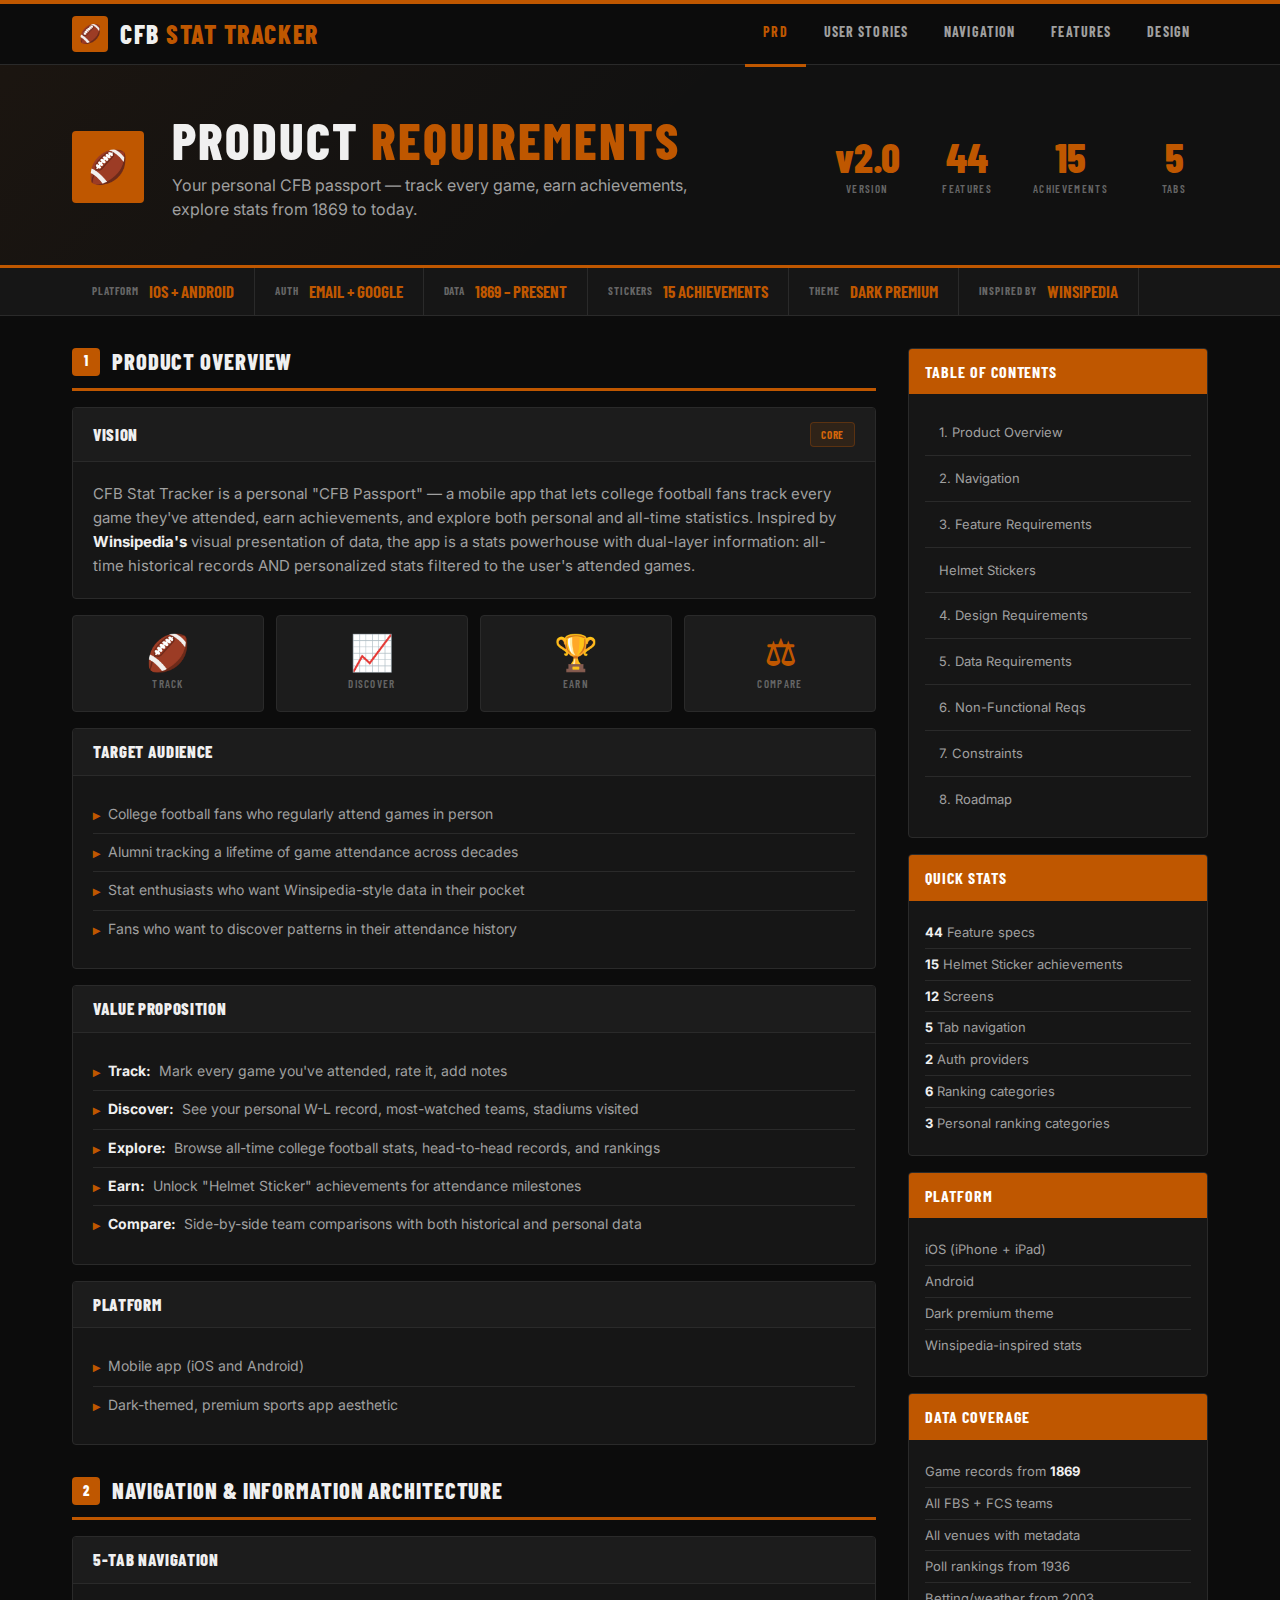
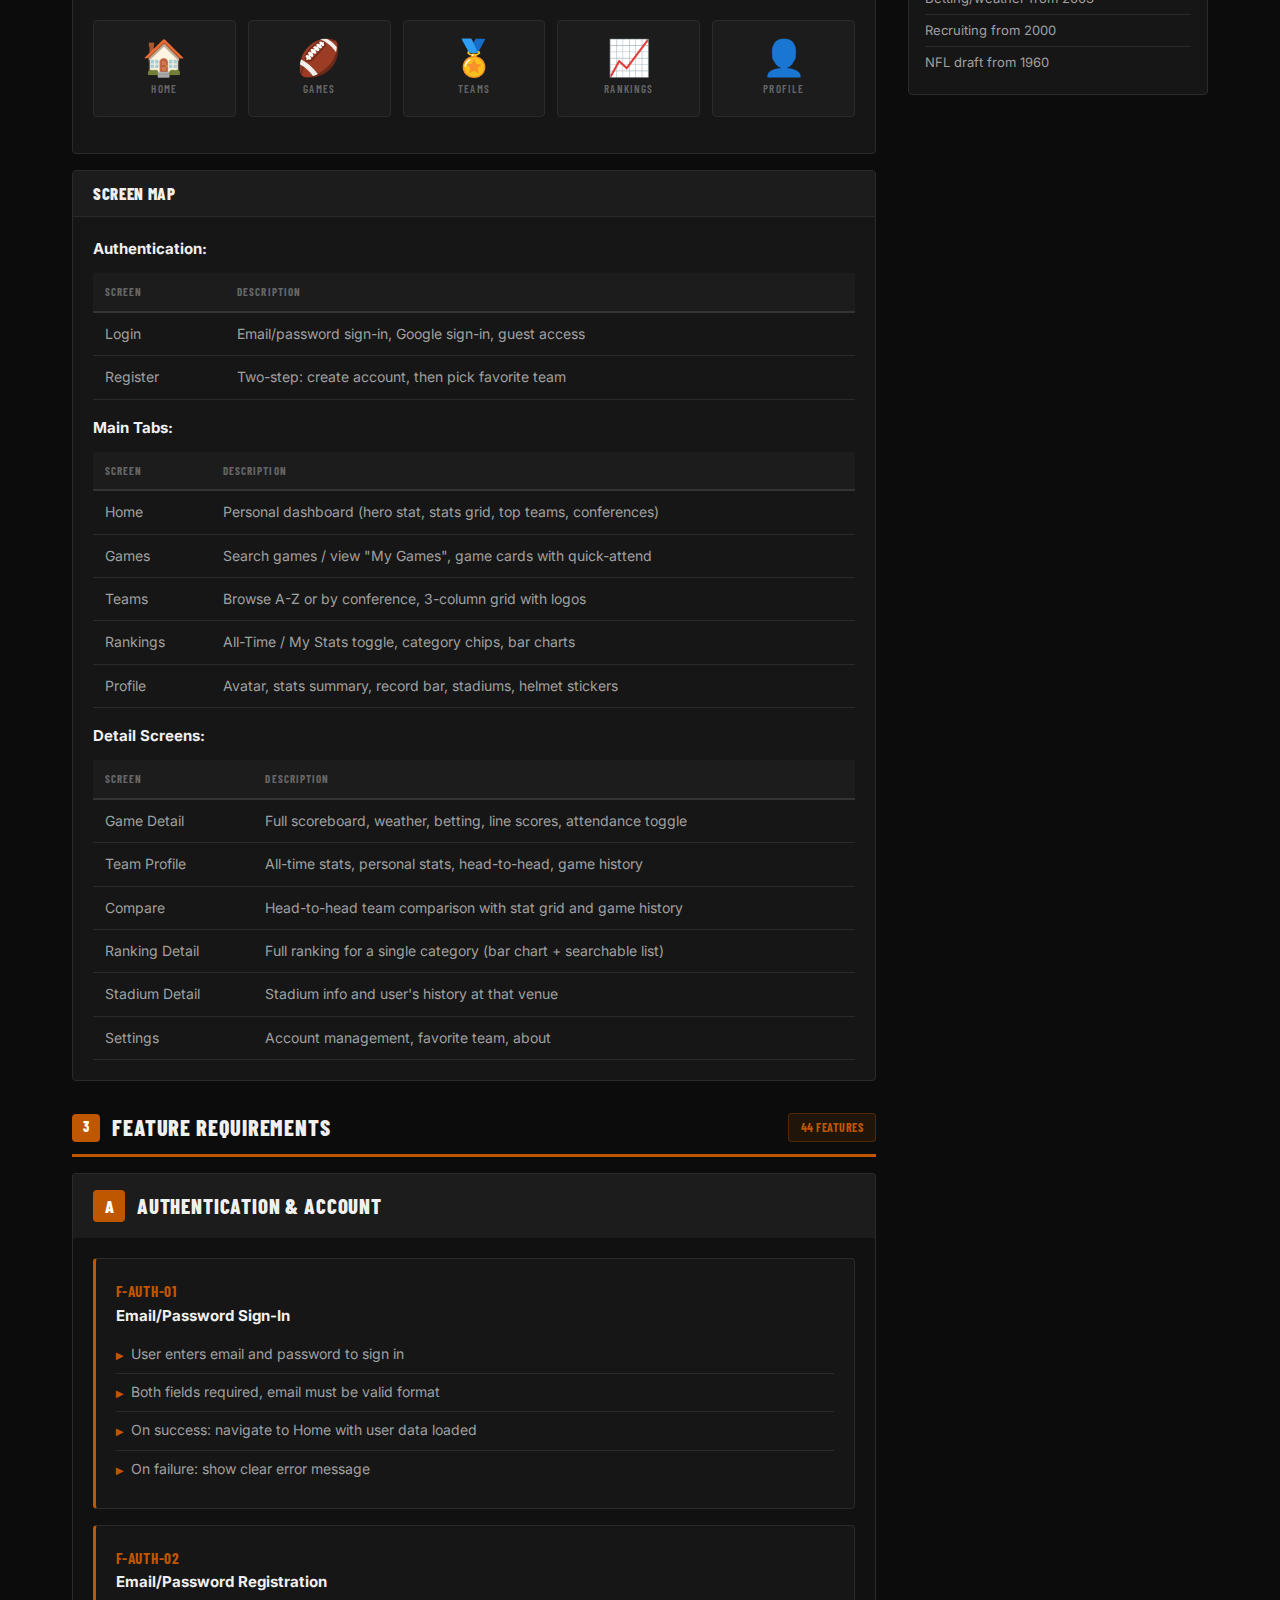
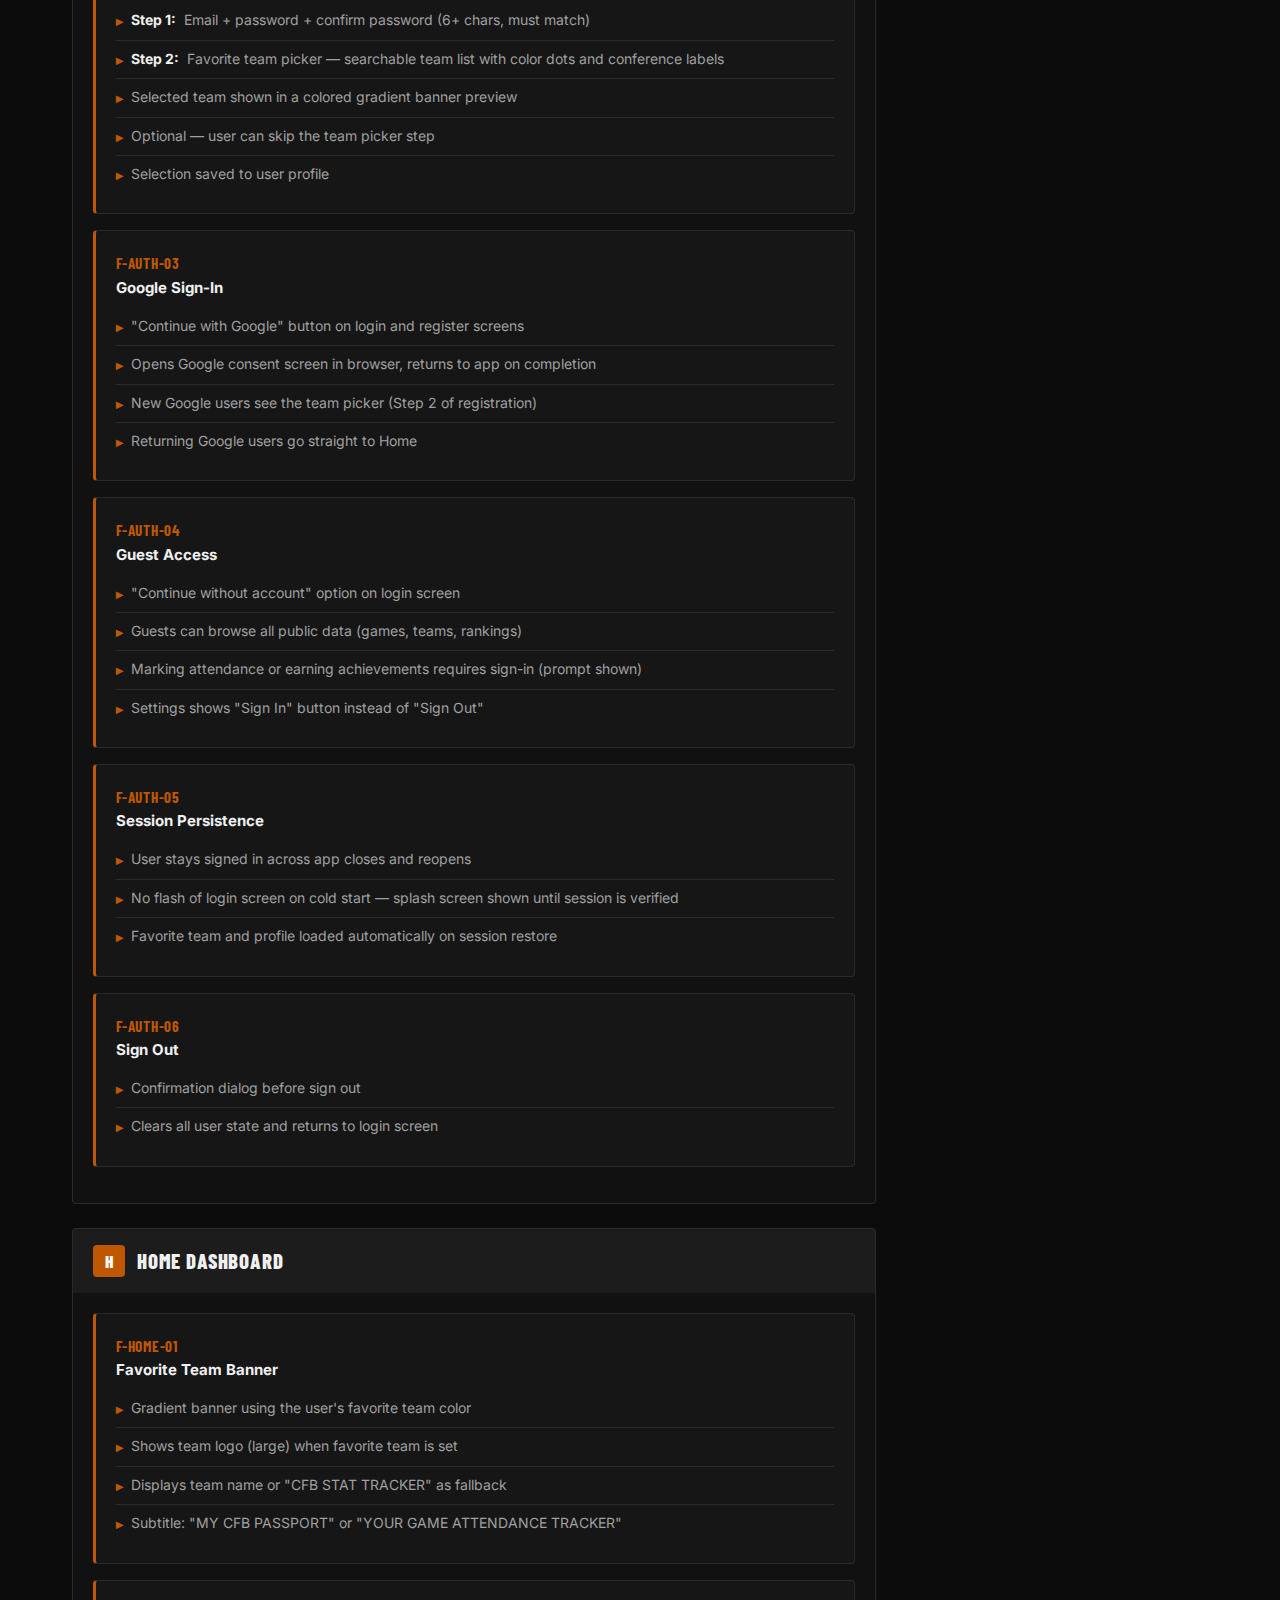
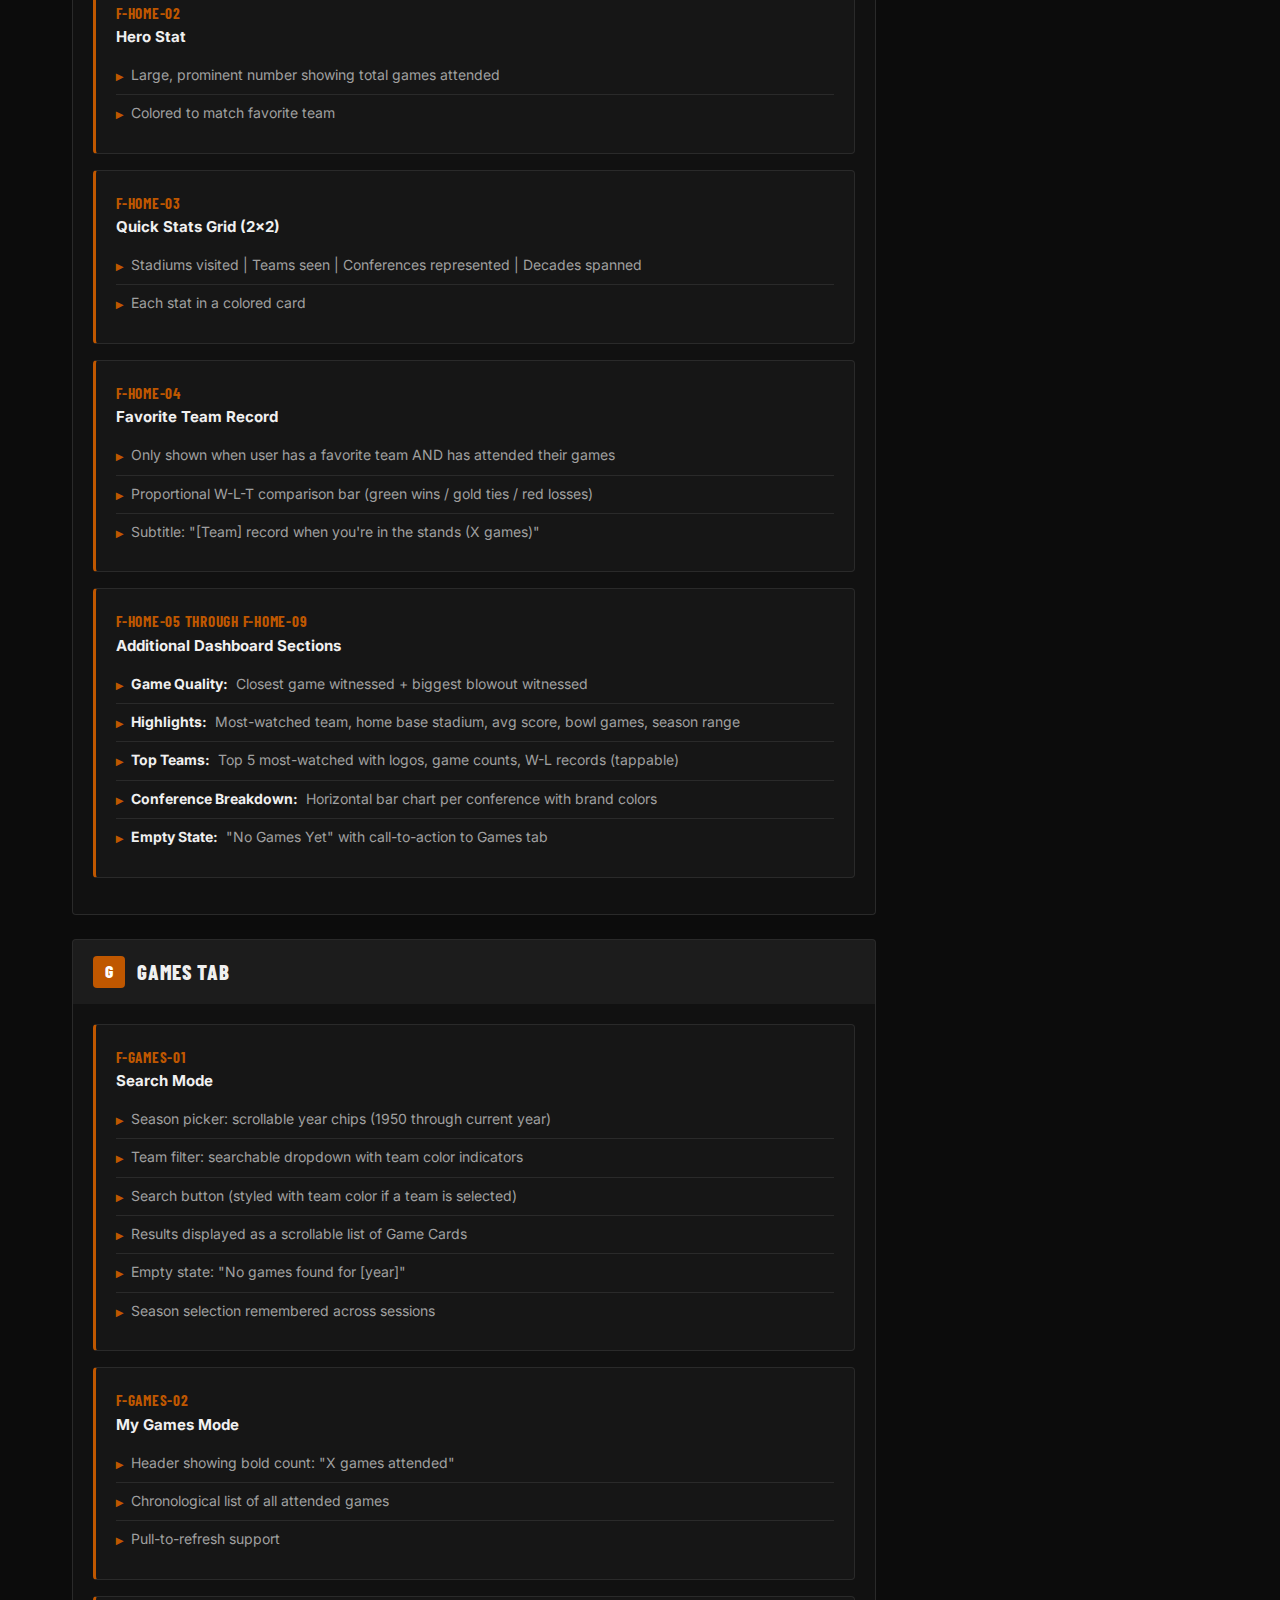
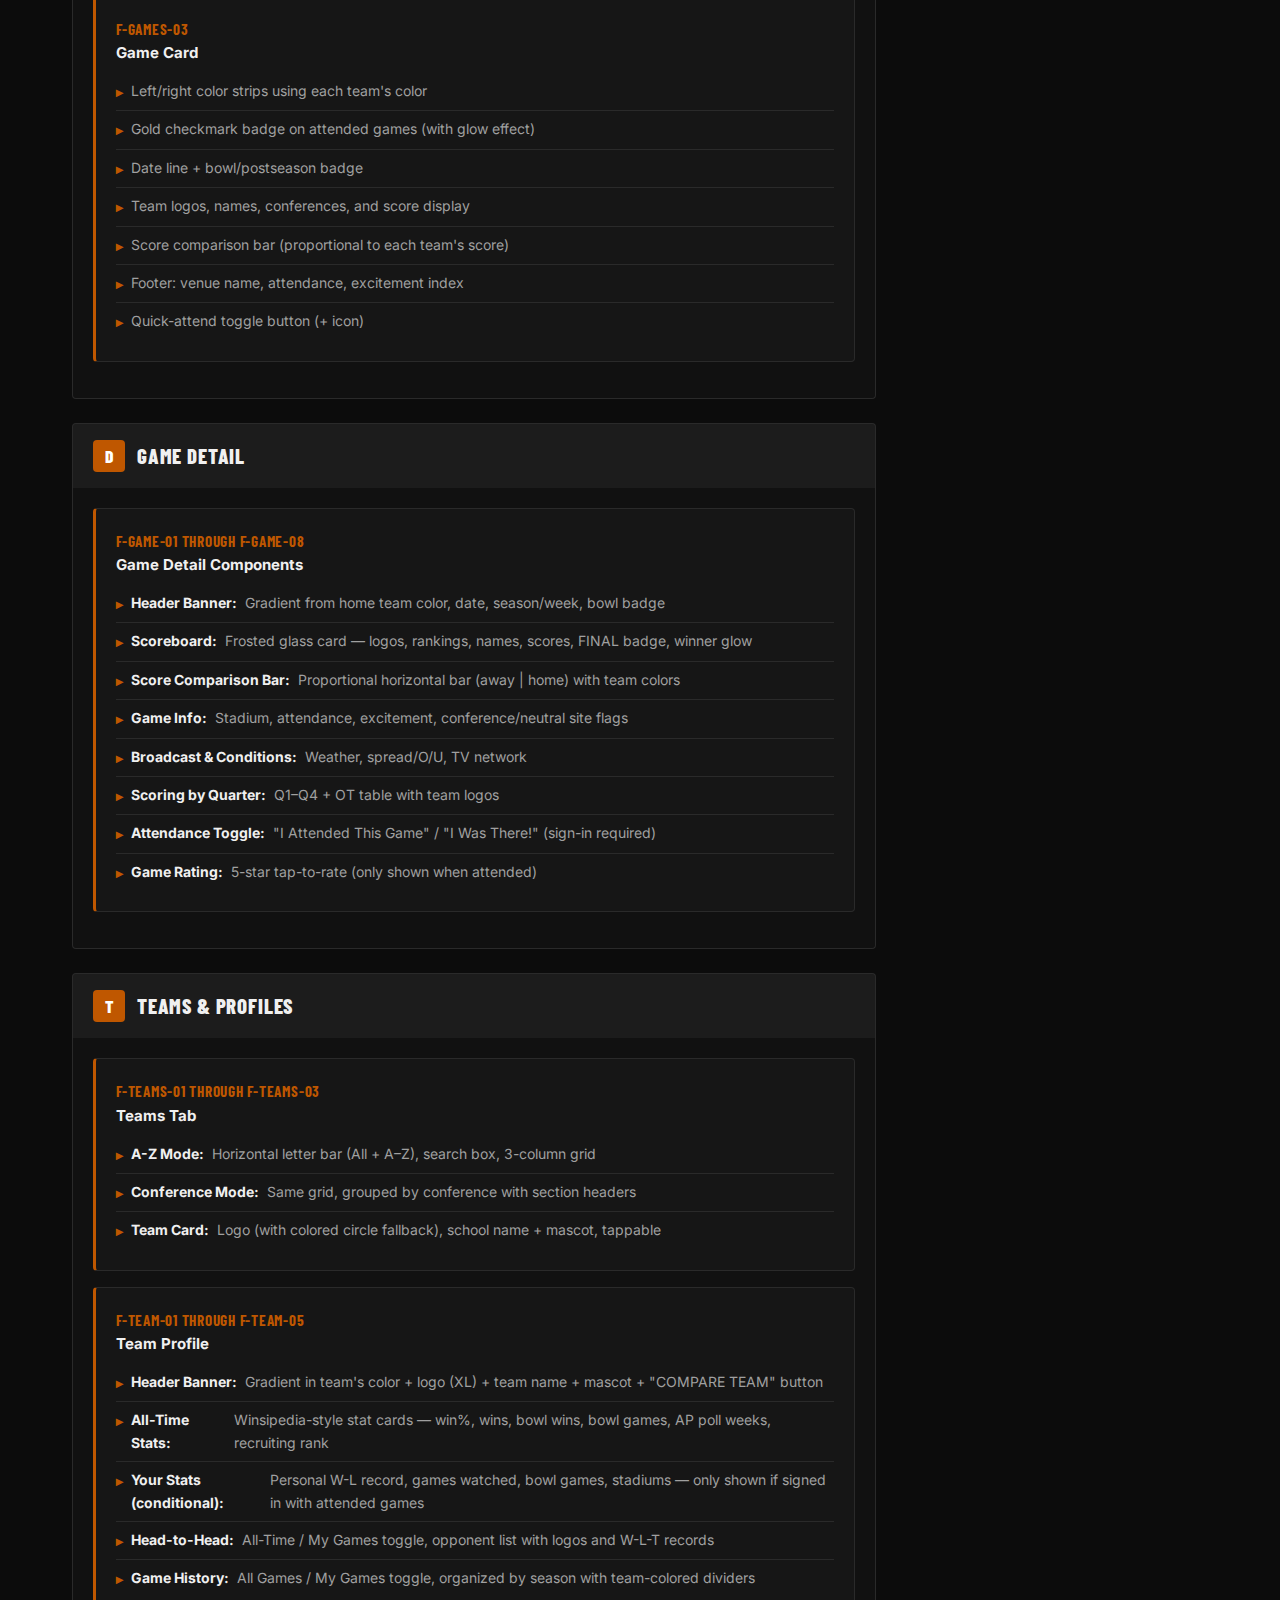
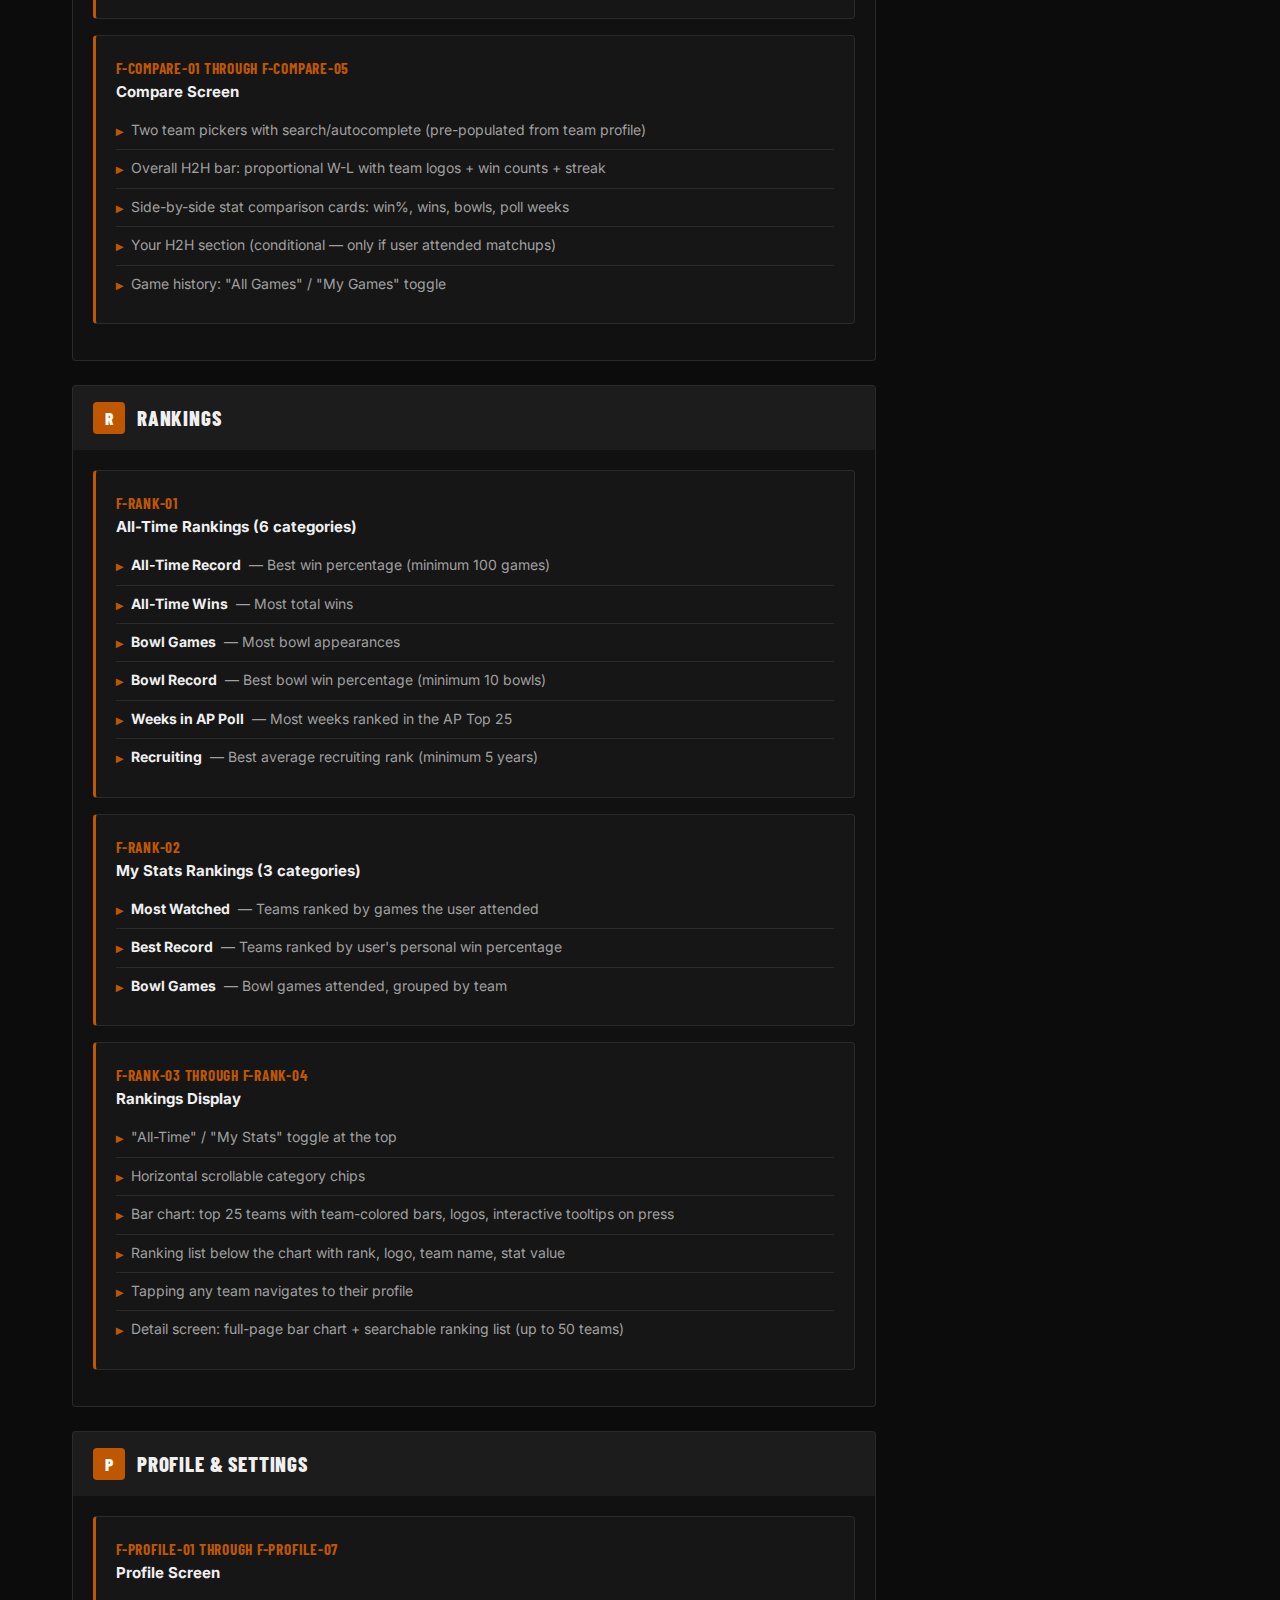
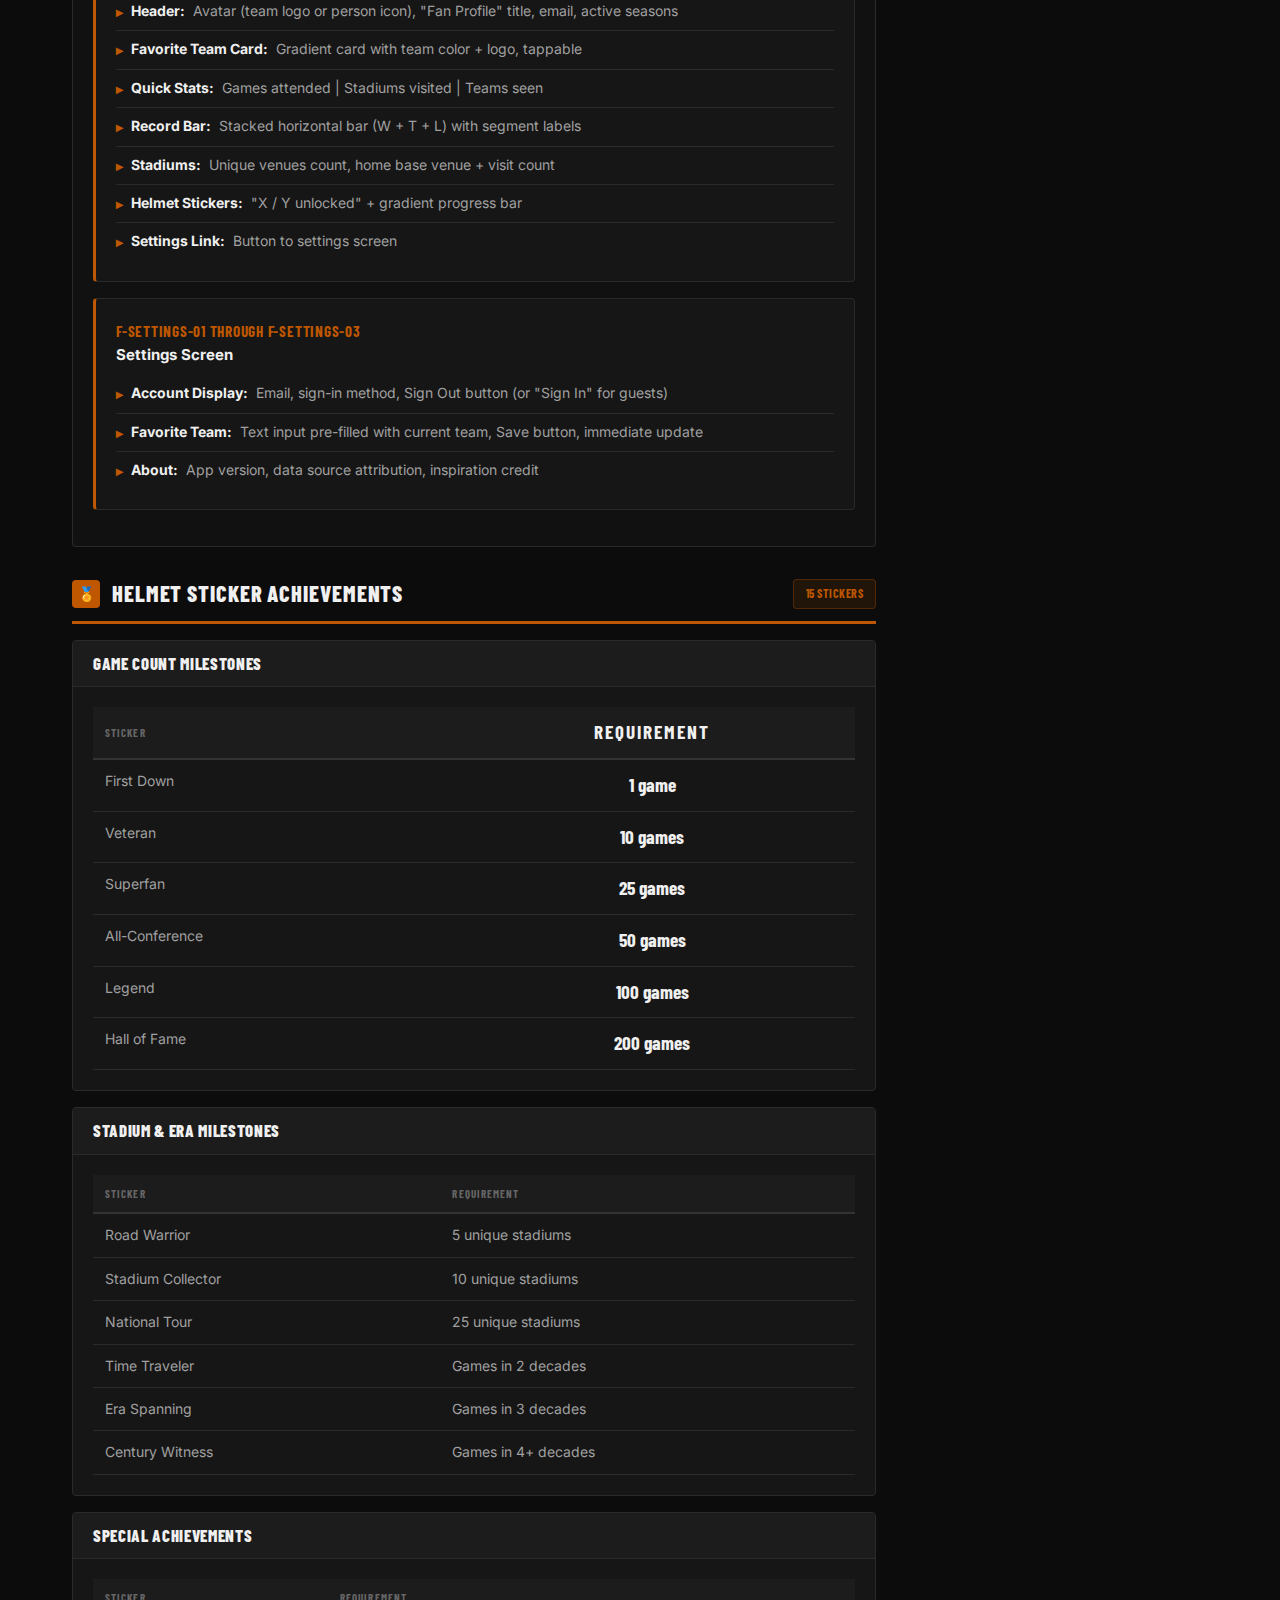
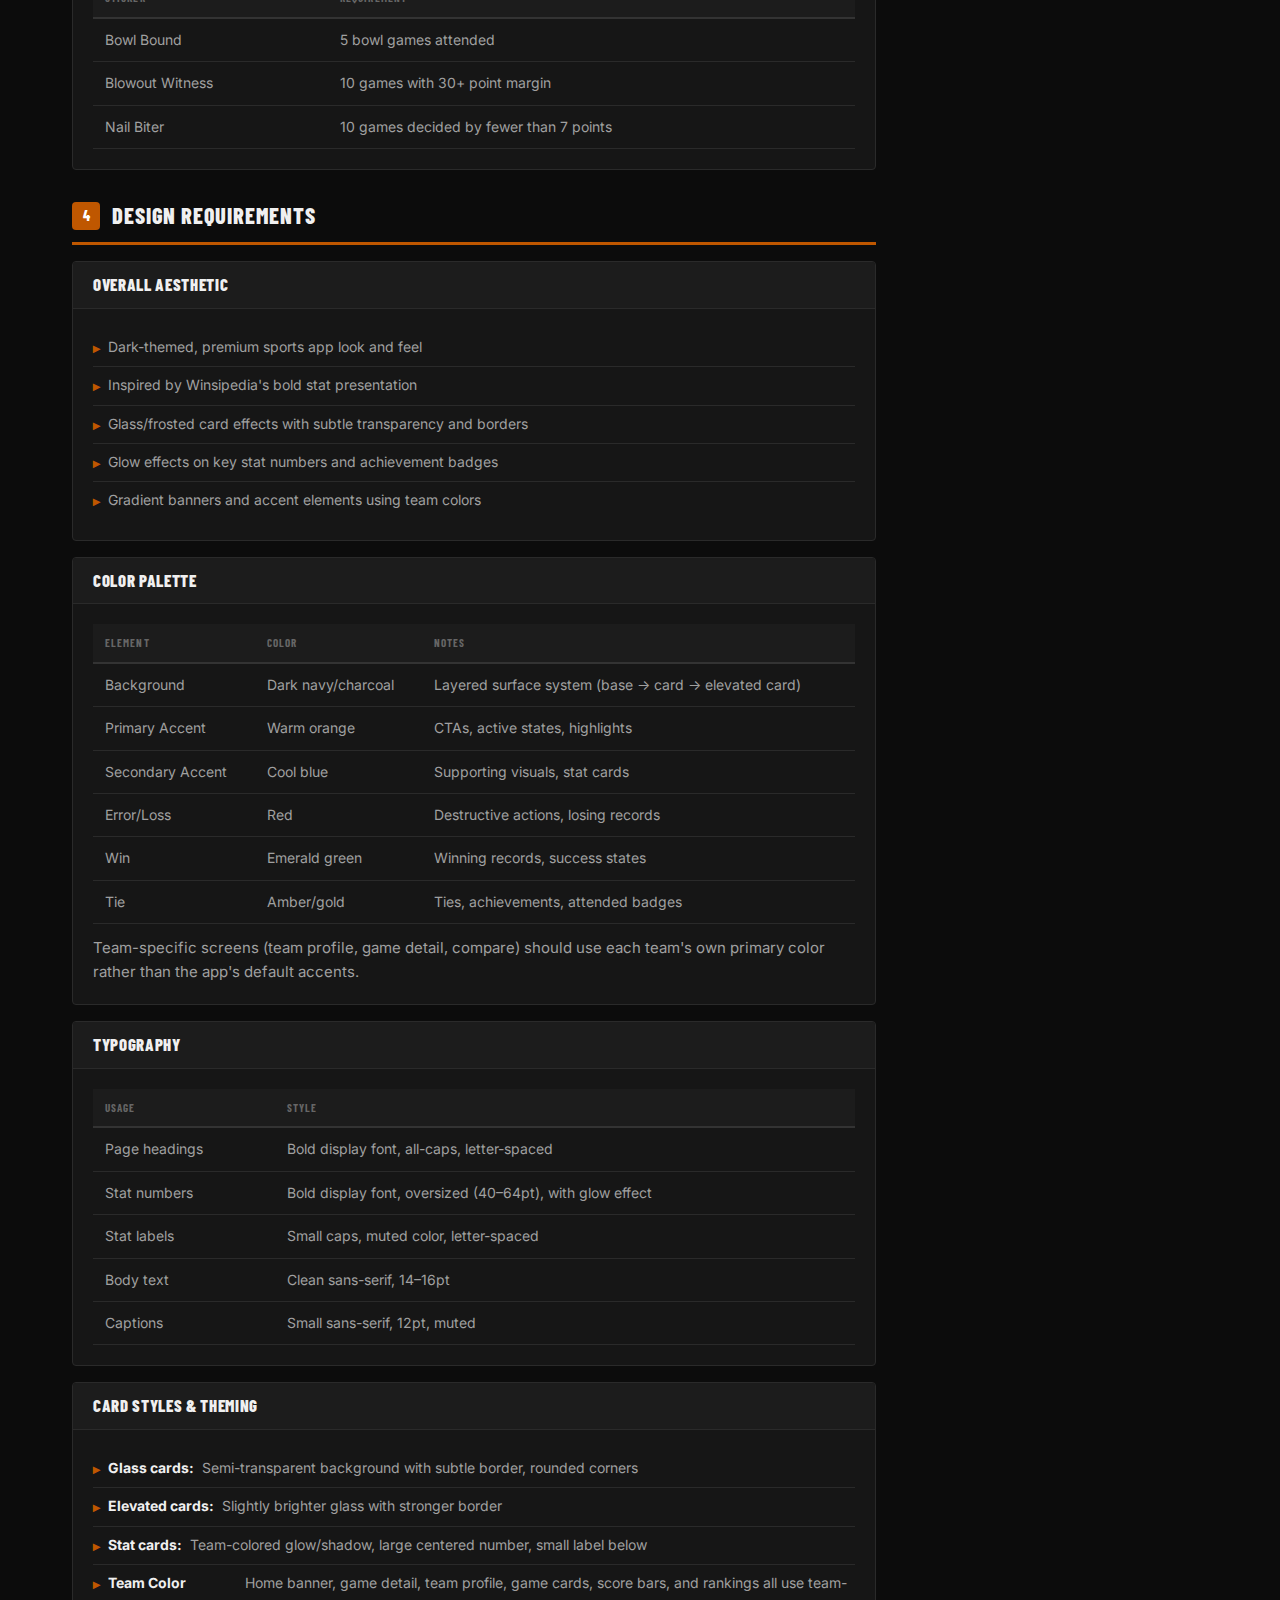
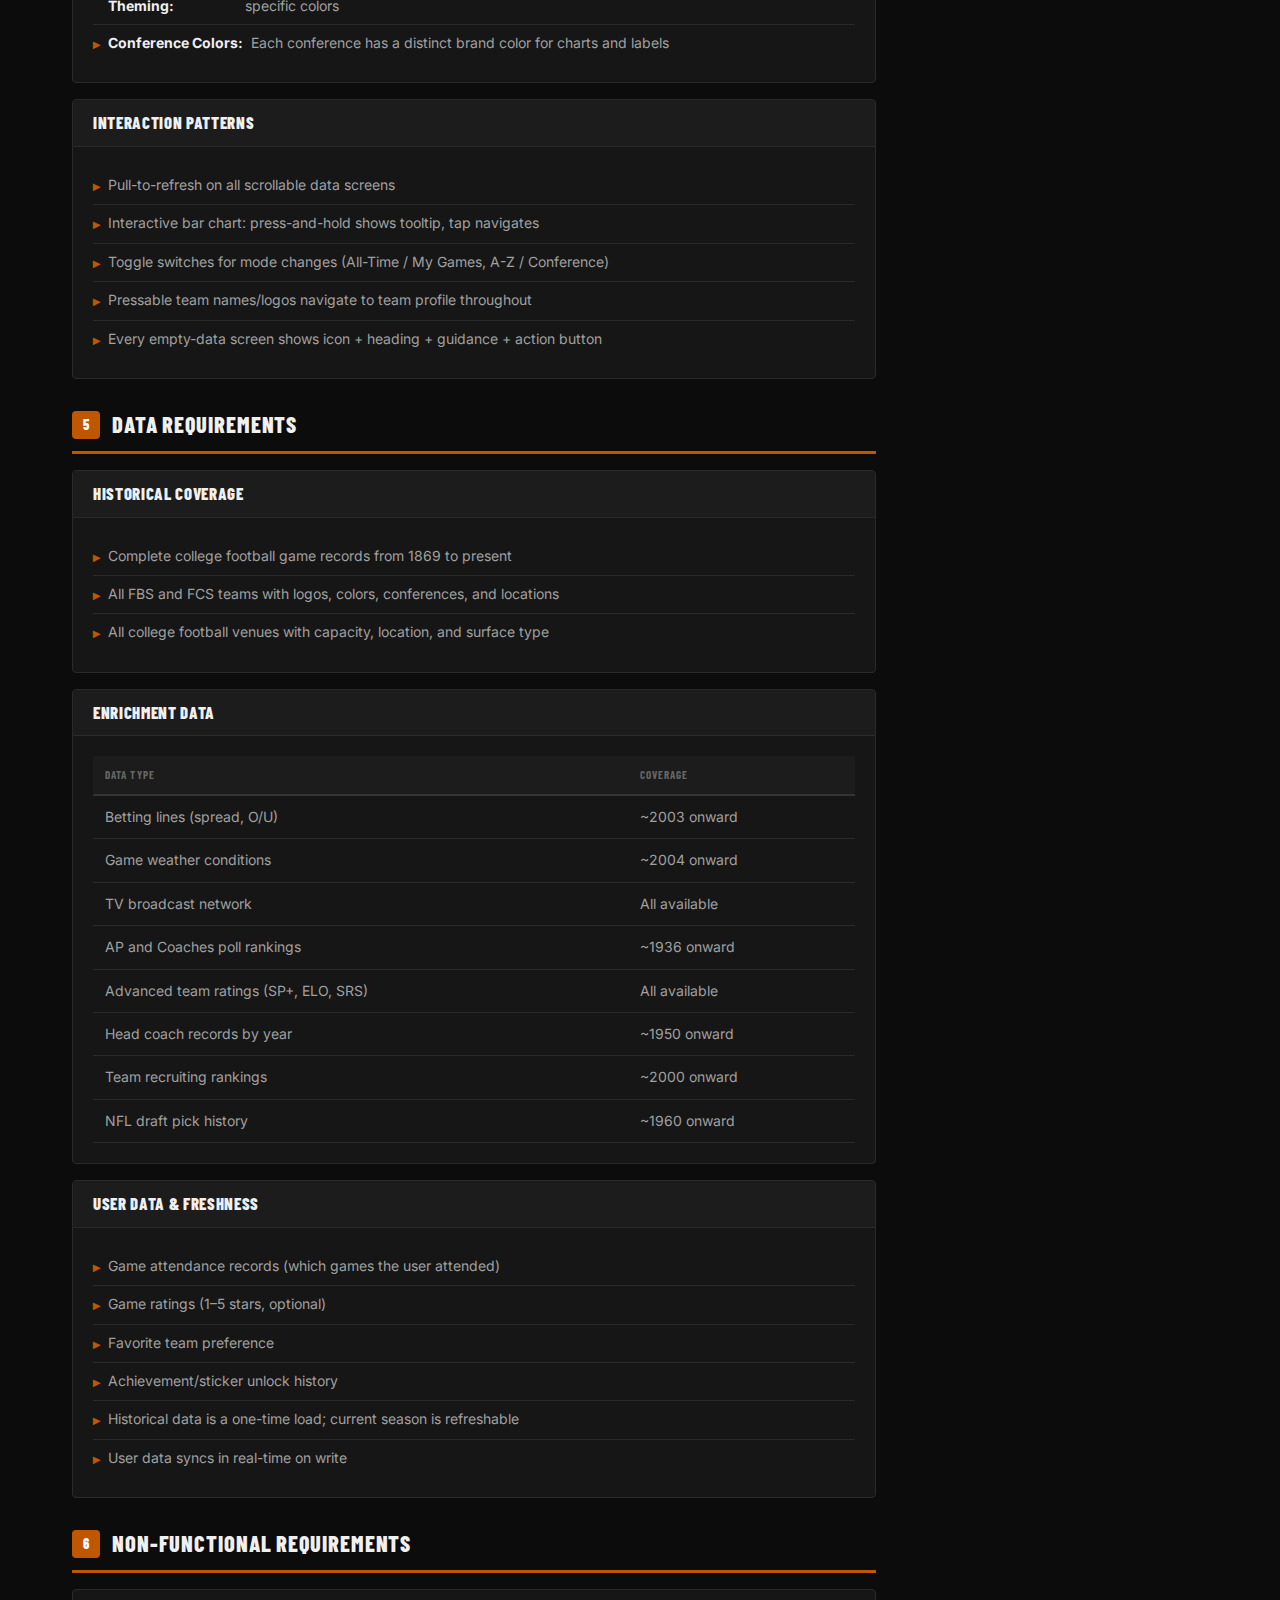
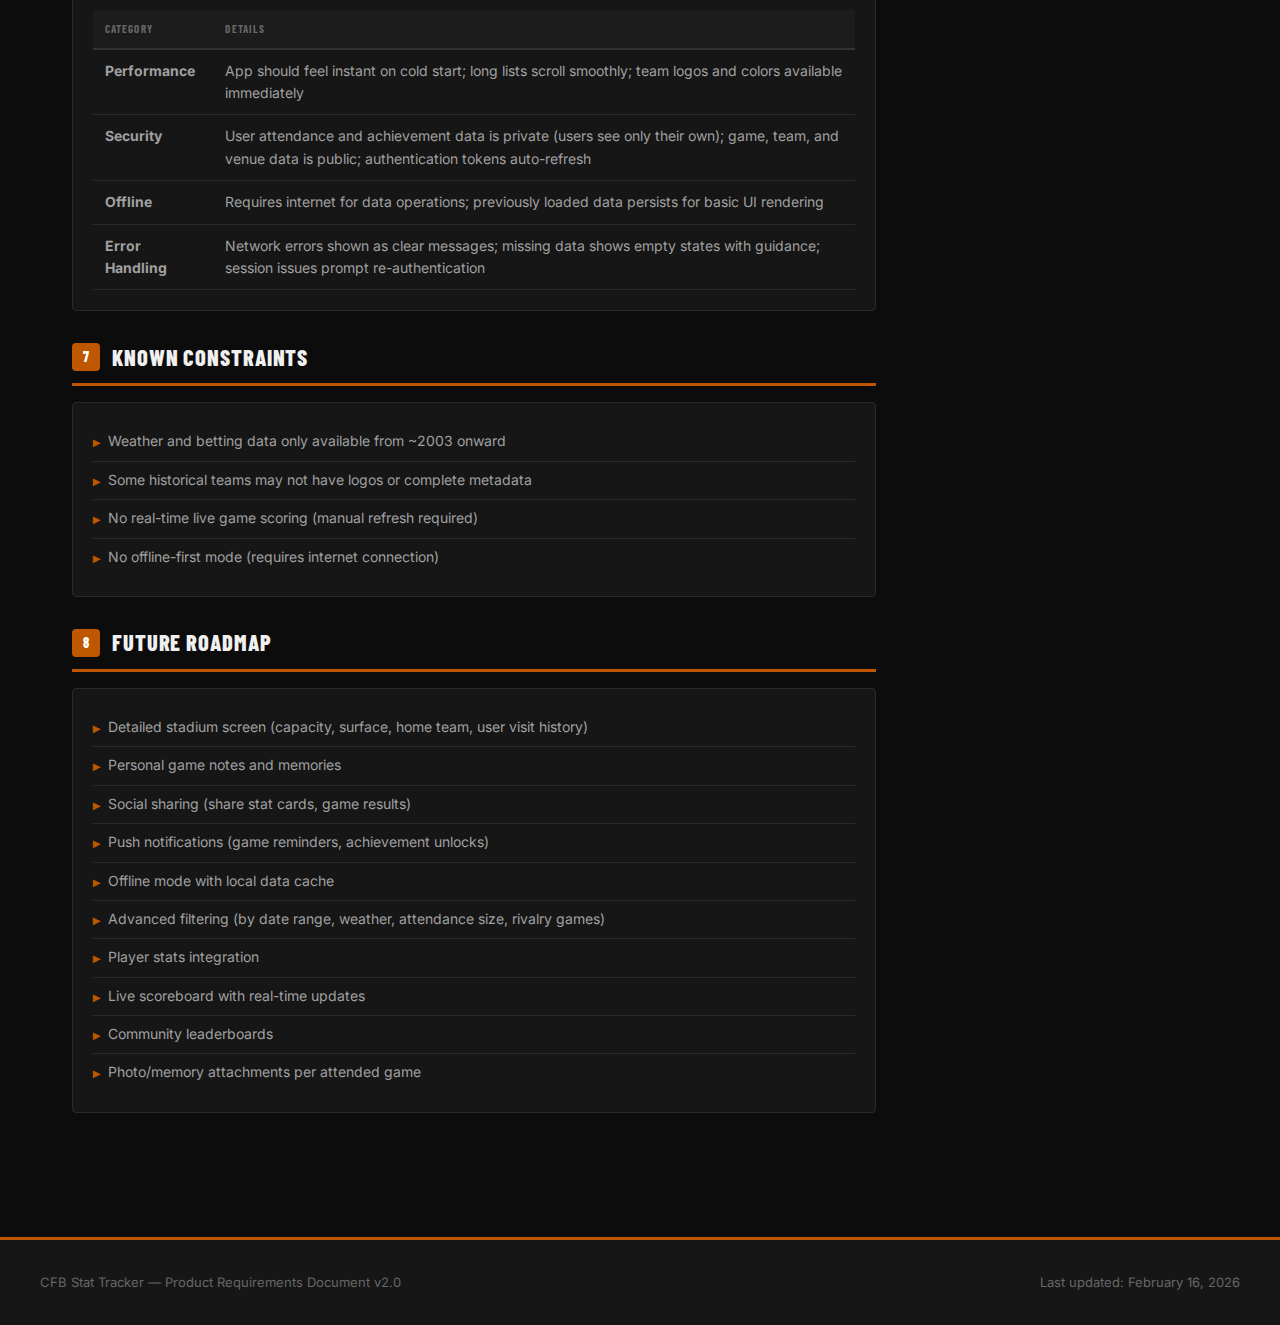
<file: index.html>
<!DOCTYPE html>
<html lang="en">
<head>
  <meta charset="UTF-8">
  <meta name="viewport" content="width=device-width, initial-scale=1.0">
  <title>CFB Stat Tracker — Product Requirements</title>
  <link rel="preconnect" href="https://fonts.googleapis.com">
  <link rel="preconnect" href="https://fonts.gstatic.com" crossorigin>
  <link href="https://fonts.googleapis.com/css2?family=Barlow+Condensed:wght@600;700;800;900&family=Inter:wght@400;500;600;700&display=swap" rel="stylesheet">
  <link rel="stylesheet" href="css/style.css">
</head>
<body>

<!-- Orange top strip -->
<div class="top-strip"></div>

<!-- Navigation -->
<nav class="navbar">
  <div class="navbar-inner">
    <a href="index.html" class="navbar-brand">
      <div class="logo-icon">&#127944;</div>
      <span>CFB <span class="brand-accent">STAT TRACKER</span></span>
    </a>
    <button class="nav-toggle" onclick="document.querySelector('.nav-links').classList.toggle('open')" aria-label="Toggle menu">&#9776;</button>
    <ul class="nav-links">
      <li><a href="index.html" class="active">PRD</a></li>
      <li><a href="user-stories.html">User Stories</a></li>
      <li><a href="#navigation">Navigation</a></li>
      <li><a href="#features">Features</a></li>
      <li><a href="#design">Design</a></li>
    </ul>
  </div>
</nav>

<!-- Hero -->
<section class="hero">
  <div class="hero-inner">
    <div class="hero-badge">&#127944;</div>
    <div class="hero-text">
      <h1>PRODUCT <span class="accent">REQUIREMENTS</span></h1>
      <p>Your personal CFB passport &mdash; track every game, earn achievements, explore stats from 1869 to today.</p>
    </div>
    <div class="hero-stats">
      <div class="hero-stat">
        <div class="num">v2.0</div>
        <div class="label">Version</div>
      </div>
      <div class="hero-stat">
        <div class="num">44</div>
        <div class="label">Features</div>
      </div>
      <div class="hero-stat">
        <div class="num">15</div>
        <div class="label">Achievements</div>
      </div>
      <div class="hero-stat">
        <div class="num">5</div>
        <div class="label">Tabs</div>
      </div>
    </div>
  </div>
</section>

<!-- Ticker -->
<div class="ticker">
  <div class="ticker-inner">
    <div class="ticker-item"><span class="ticker-label">Platform</span> <span class="ticker-val">iOS + Android</span></div>
    <div class="ticker-item"><span class="ticker-label">Auth</span> <span class="ticker-val">Email + Google</span></div>
    <div class="ticker-item"><span class="ticker-label">Data</span> <span class="ticker-val">1869 &ndash; Present</span></div>
    <div class="ticker-item"><span class="ticker-label">Stickers</span> <span class="ticker-val">15 Achievements</span></div>
    <div class="ticker-item"><span class="ticker-label">Theme</span> <span class="ticker-val">Dark Premium</span></div>
    <div class="ticker-item"><span class="ticker-label">Inspired By</span> <span class="ticker-val">Winsipedia</span></div>
  </div>
</div>

<!-- Main Content -->
<div class="page-wrap">
  <main class="main-content">

    <!-- Section 1: Product Overview -->
    <div id="overview" class="section-header">
      <div class="section-icon">1</div>
      <h2>Product Overview</h2>
    </div>

    <div class="card">
      <div class="card-header">
        <h3>Vision</h3>
        <span class="tag tag-section">Core</span>
      </div>
      <div class="card-body">
        <p>CFB Stat Tracker is a personal "CFB Passport" &mdash; a mobile app that lets college football fans track every game they've attended, earn achievements, and explore both personal and all-time statistics. Inspired by <strong>Winsipedia's</strong> visual presentation of data, the app is a stats powerhouse with dual-layer information: all-time historical records AND personalized stats filtered to the user's attended games.</p>
      </div>
    </div>

    <div class="stat-highlights">
      <div class="stat-hl">
        <div class="hl-num">&#127944;</div>
        <div class="hl-label">Track</div>
      </div>
      <div class="stat-hl">
        <div class="hl-num">&#128200;</div>
        <div class="hl-label">Discover</div>
      </div>
      <div class="stat-hl">
        <div class="hl-num">&#127942;</div>
        <div class="hl-label">Earn</div>
      </div>
      <div class="stat-hl">
        <div class="hl-num">&#9878;</div>
        <div class="hl-label">Compare</div>
      </div>
    </div>

    <div class="card">
      <div class="card-header">
        <h3>Target Audience</h3>
      </div>
      <div class="card-body">
        <ul class="feature-list">
          <li>College football fans who regularly attend games in person</li>
          <li>Alumni tracking a lifetime of game attendance across decades</li>
          <li>Stat enthusiasts who want Winsipedia-style data in their pocket</li>
          <li>Fans who want to discover patterns in their attendance history</li>
        </ul>
      </div>
    </div>

    <div class="card">
      <div class="card-header">
        <h3>Value Proposition</h3>
      </div>
      <div class="card-body">
        <ul class="feature-list">
          <li><strong>Track:</strong> Mark every game you've attended, rate it, add notes</li>
          <li><strong>Discover:</strong> See your personal W-L record, most-watched teams, stadiums visited</li>
          <li><strong>Explore:</strong> Browse all-time college football stats, head-to-head records, and rankings</li>
          <li><strong>Earn:</strong> Unlock "Helmet Sticker" achievements for attendance milestones</li>
          <li><strong>Compare:</strong> Side-by-side team comparisons with both historical and personal data</li>
        </ul>
      </div>
    </div>

    <div class="card">
      <div class="card-header">
        <h3>Platform</h3>
      </div>
      <div class="card-body">
        <ul class="feature-list">
          <li>Mobile app (iOS and Android)</li>
          <li>Dark-themed, premium sports app aesthetic</li>
        </ul>
      </div>
    </div>

    <!-- Section 2: Navigation -->
    <div id="navigation" class="section-header" style="margin-top: 32px;">
      <div class="section-icon">2</div>
      <h2>Navigation & Information Architecture</h2>
    </div>

    <div class="card">
      <div class="card-header">
        <h3>5-Tab Navigation</h3>
      </div>
      <div class="card-body">
        <div class="stat-highlights">
          <div class="stat-hl"><div class="hl-num">&#127968;</div><div class="hl-label">Home</div></div>
          <div class="stat-hl"><div class="hl-num">&#127944;</div><div class="hl-label">Games</div></div>
          <div class="stat-hl"><div class="hl-num">&#127941;</div><div class="hl-label">Teams</div></div>
          <div class="stat-hl"><div class="hl-num">&#128200;</div><div class="hl-label">Rankings</div></div>
          <div class="stat-hl"><div class="hl-num">&#128100;</div><div class="hl-label">Profile</div></div>
        </div>
      </div>
    </div>

    <div class="card">
      <div class="card-header">
        <h3>Screen Map</h3>
      </div>
      <div class="card-body">
        <p><strong>Authentication:</strong></p>
        <table class="stat-table">
          <thead>
            <tr><th>Screen</th><th>Description</th></tr>
          </thead>
          <tbody>
            <tr><td>Login</td><td>Email/password sign-in, Google sign-in, guest access</td></tr>
            <tr><td>Register</td><td>Two-step: create account, then pick favorite team</td></tr>
          </tbody>
        </table>
        <p style="margin-top: 16px;"><strong>Main Tabs:</strong></p>
        <table class="stat-table">
          <thead>
            <tr><th>Screen</th><th>Description</th></tr>
          </thead>
          <tbody>
            <tr><td>Home</td><td>Personal dashboard (hero stat, stats grid, top teams, conferences)</td></tr>
            <tr><td>Games</td><td>Search games / view "My Games", game cards with quick-attend</td></tr>
            <tr><td>Teams</td><td>Browse A-Z or by conference, 3-column grid with logos</td></tr>
            <tr><td>Rankings</td><td>All-Time / My Stats toggle, category chips, bar charts</td></tr>
            <tr><td>Profile</td><td>Avatar, stats summary, record bar, stadiums, helmet stickers</td></tr>
          </tbody>
        </table>
        <p style="margin-top: 16px;"><strong>Detail Screens:</strong></p>
        <table class="stat-table">
          <thead>
            <tr><th>Screen</th><th>Description</th></tr>
          </thead>
          <tbody>
            <tr><td>Game Detail</td><td>Full scoreboard, weather, betting, line scores, attendance toggle</td></tr>
            <tr><td>Team Profile</td><td>All-time stats, personal stats, head-to-head, game history</td></tr>
            <tr><td>Compare</td><td>Head-to-head team comparison with stat grid and game history</td></tr>
            <tr><td>Ranking Detail</td><td>Full ranking for a single category (bar chart + searchable list)</td></tr>
            <tr><td>Stadium Detail</td><td>Stadium info and user's history at that venue</td></tr>
            <tr><td>Settings</td><td>Account management, favorite team, about</td></tr>
          </tbody>
        </table>
      </div>
    </div>

    <!-- Section 3: Features -->
    <div id="features" class="section-header" style="margin-top: 32px;">
      <div class="section-icon">3</div>
      <h2>Feature Requirements</h2>
      <span class="count-badge">44 Features</span>
    </div>

    <!-- Auth Features -->
    <div class="epic-header">
      <div class="epic-num">A</div>
      <h2>Authentication & Account</h2>
    </div>
    <div class="epic-body">
      <div class="card feature-card">
        <div class="card-body">
          <div class="feature-id">F-AUTH-01</div>
          <div class="feature-title">Email/Password Sign-In</div>
          <ul class="feature-list">
            <li>User enters email and password to sign in</li>
            <li>Both fields required, email must be valid format</li>
            <li>On success: navigate to Home with user data loaded</li>
            <li>On failure: show clear error message</li>
          </ul>
        </div>
      </div>
      <div class="card feature-card">
        <div class="card-body">
          <div class="feature-id">F-AUTH-02</div>
          <div class="feature-title">Email/Password Registration</div>
          <ul class="feature-list">
            <li><strong>Step 1:</strong> Email + password + confirm password (6+ chars, must match)</li>
            <li><strong>Step 2:</strong> Favorite team picker &mdash; searchable team list with color dots and conference labels</li>
            <li>Selected team shown in a colored gradient banner preview</li>
            <li>Optional &mdash; user can skip the team picker step</li>
            <li>Selection saved to user profile</li>
          </ul>
        </div>
      </div>
      <div class="card feature-card">
        <div class="card-body">
          <div class="feature-id">F-AUTH-03</div>
          <div class="feature-title">Google Sign-In</div>
          <ul class="feature-list">
            <li>"Continue with Google" button on login and register screens</li>
            <li>Opens Google consent screen in browser, returns to app on completion</li>
            <li>New Google users see the team picker (Step 2 of registration)</li>
            <li>Returning Google users go straight to Home</li>
          </ul>
        </div>
      </div>
      <div class="card feature-card">
        <div class="card-body">
          <div class="feature-id">F-AUTH-04</div>
          <div class="feature-title">Guest Access</div>
          <ul class="feature-list">
            <li>"Continue without account" option on login screen</li>
            <li>Guests can browse all public data (games, teams, rankings)</li>
            <li>Marking attendance or earning achievements requires sign-in (prompt shown)</li>
            <li>Settings shows "Sign In" button instead of "Sign Out"</li>
          </ul>
        </div>
      </div>
      <div class="card feature-card">
        <div class="card-body">
          <div class="feature-id">F-AUTH-05</div>
          <div class="feature-title">Session Persistence</div>
          <ul class="feature-list">
            <li>User stays signed in across app closes and reopens</li>
            <li>No flash of login screen on cold start &mdash; splash screen shown until session is verified</li>
            <li>Favorite team and profile loaded automatically on session restore</li>
          </ul>
        </div>
      </div>
      <div class="card feature-card">
        <div class="card-body">
          <div class="feature-id">F-AUTH-06</div>
          <div class="feature-title">Sign Out</div>
          <ul class="feature-list">
            <li>Confirmation dialog before sign out</li>
            <li>Clears all user state and returns to login screen</li>
          </ul>
        </div>
      </div>
    </div>

    <!-- Home Dashboard Features -->
    <div class="epic-header">
      <div class="epic-num">H</div>
      <h2>Home Dashboard</h2>
    </div>
    <div class="epic-body">
      <div class="card feature-card">
        <div class="card-body">
          <div class="feature-id">F-HOME-01</div>
          <div class="feature-title">Favorite Team Banner</div>
          <ul class="feature-list">
            <li>Gradient banner using the user's favorite team color</li>
            <li>Shows team logo (large) when favorite team is set</li>
            <li>Displays team name or "CFB STAT TRACKER" as fallback</li>
            <li>Subtitle: "MY CFB PASSPORT" or "YOUR GAME ATTENDANCE TRACKER"</li>
          </ul>
        </div>
      </div>
      <div class="card feature-card">
        <div class="card-body">
          <div class="feature-id">F-HOME-02</div>
          <div class="feature-title">Hero Stat</div>
          <ul class="feature-list">
            <li>Large, prominent number showing total games attended</li>
            <li>Colored to match favorite team</li>
          </ul>
        </div>
      </div>
      <div class="card feature-card">
        <div class="card-body">
          <div class="feature-id">F-HOME-03</div>
          <div class="feature-title">Quick Stats Grid (2&times;2)</div>
          <ul class="feature-list">
            <li>Stadiums visited | Teams seen | Conferences represented | Decades spanned</li>
            <li>Each stat in a colored card</li>
          </ul>
        </div>
      </div>
      <div class="card feature-card">
        <div class="card-body">
          <div class="feature-id">F-HOME-04</div>
          <div class="feature-title">Favorite Team Record</div>
          <ul class="feature-list">
            <li>Only shown when user has a favorite team AND has attended their games</li>
            <li>Proportional W-L-T comparison bar (green wins / gold ties / red losses)</li>
            <li>Subtitle: "[Team] record when you're in the stands (X games)"</li>
          </ul>
        </div>
      </div>
      <div class="card feature-card">
        <div class="card-body">
          <div class="feature-id">F-HOME-05 through F-HOME-09</div>
          <div class="feature-title">Additional Dashboard Sections</div>
          <ul class="feature-list">
            <li><strong>Game Quality:</strong> Closest game witnessed + biggest blowout witnessed</li>
            <li><strong>Highlights:</strong> Most-watched team, home base stadium, avg score, bowl games, season range</li>
            <li><strong>Top Teams:</strong> Top 5 most-watched with logos, game counts, W-L records (tappable)</li>
            <li><strong>Conference Breakdown:</strong> Horizontal bar chart per conference with brand colors</li>
            <li><strong>Empty State:</strong> "No Games Yet" with call-to-action to Games tab</li>
          </ul>
        </div>
      </div>
    </div>

    <!-- Games Features -->
    <div class="epic-header">
      <div class="epic-num">G</div>
      <h2>Games Tab</h2>
    </div>
    <div class="epic-body">
      <div class="card feature-card">
        <div class="card-body">
          <div class="feature-id">F-GAMES-01</div>
          <div class="feature-title">Search Mode</div>
          <ul class="feature-list">
            <li>Season picker: scrollable year chips (1950 through current year)</li>
            <li>Team filter: searchable dropdown with team color indicators</li>
            <li>Search button (styled with team color if a team is selected)</li>
            <li>Results displayed as a scrollable list of Game Cards</li>
            <li>Empty state: "No games found for [year]"</li>
            <li>Season selection remembered across sessions</li>
          </ul>
        </div>
      </div>
      <div class="card feature-card">
        <div class="card-body">
          <div class="feature-id">F-GAMES-02</div>
          <div class="feature-title">My Games Mode</div>
          <ul class="feature-list">
            <li>Header showing bold count: "X games attended"</li>
            <li>Chronological list of all attended games</li>
            <li>Pull-to-refresh support</li>
          </ul>
        </div>
      </div>
      <div class="card feature-card">
        <div class="card-body">
          <div class="feature-id">F-GAMES-03</div>
          <div class="feature-title">Game Card</div>
          <ul class="feature-list">
            <li>Left/right color strips using each team's color</li>
            <li>Gold checkmark badge on attended games (with glow effect)</li>
            <li>Date line + bowl/postseason badge</li>
            <li>Team logos, names, conferences, and score display</li>
            <li>Score comparison bar (proportional to each team's score)</li>
            <li>Footer: venue name, attendance, excitement index</li>
            <li>Quick-attend toggle button (+ icon)</li>
          </ul>
        </div>
      </div>
    </div>

    <!-- Game Detail Features -->
    <div class="epic-header">
      <div class="epic-num">D</div>
      <h2>Game Detail</h2>
    </div>
    <div class="epic-body">
      <div class="card feature-card">
        <div class="card-body">
          <div class="feature-id">F-GAME-01 through F-GAME-08</div>
          <div class="feature-title">Game Detail Components</div>
          <ul class="feature-list">
            <li><strong>Header Banner:</strong> Gradient from home team color, date, season/week, bowl badge</li>
            <li><strong>Scoreboard:</strong> Frosted glass card &mdash; logos, rankings, names, scores, FINAL badge, winner glow</li>
            <li><strong>Score Comparison Bar:</strong> Proportional horizontal bar (away | home) with team colors</li>
            <li><strong>Game Info:</strong> Stadium, attendance, excitement, conference/neutral site flags</li>
            <li><strong>Broadcast &amp; Conditions:</strong> Weather, spread/O/U, TV network</li>
            <li><strong>Scoring by Quarter:</strong> Q1&ndash;Q4 + OT table with team logos</li>
            <li><strong>Attendance Toggle:</strong> "I Attended This Game" / "I Was There!" (sign-in required)</li>
            <li><strong>Game Rating:</strong> 5-star tap-to-rate (only shown when attended)</li>
          </ul>
        </div>
      </div>
    </div>

    <!-- Teams Features -->
    <div class="epic-header">
      <div class="epic-num">T</div>
      <h2>Teams & Profiles</h2>
    </div>
    <div class="epic-body">
      <div class="card feature-card">
        <div class="card-body">
          <div class="feature-id">F-TEAMS-01 through F-TEAMS-03</div>
          <div class="feature-title">Teams Tab</div>
          <ul class="feature-list">
            <li><strong>A-Z Mode:</strong> Horizontal letter bar (All + A&ndash;Z), search box, 3-column grid</li>
            <li><strong>Conference Mode:</strong> Same grid, grouped by conference with section headers</li>
            <li><strong>Team Card:</strong> Logo (with colored circle fallback), school name + mascot, tappable</li>
          </ul>
        </div>
      </div>
      <div class="card feature-card">
        <div class="card-body">
          <div class="feature-id">F-TEAM-01 through F-TEAM-05</div>
          <div class="feature-title">Team Profile</div>
          <ul class="feature-list">
            <li><strong>Header Banner:</strong> Gradient in team's color + logo (XL) + team name + mascot + "COMPARE TEAM" button</li>
            <li><strong>All-Time Stats:</strong> Winsipedia-style stat cards &mdash; win%, wins, bowl wins, bowl games, AP poll weeks, recruiting rank</li>
            <li><strong>Your Stats (conditional):</strong> Personal W-L record, games watched, bowl games, stadiums &mdash; only shown if signed in with attended games</li>
            <li><strong>Head-to-Head:</strong> All-Time / My Games toggle, opponent list with logos and W-L-T records</li>
            <li><strong>Game History:</strong> All Games / My Games toggle, organized by season with team-colored dividers</li>
          </ul>
        </div>
      </div>
      <div class="card feature-card">
        <div class="card-body">
          <div class="feature-id">F-COMPARE-01 through F-COMPARE-05</div>
          <div class="feature-title">Compare Screen</div>
          <ul class="feature-list">
            <li>Two team pickers with search/autocomplete (pre-populated from team profile)</li>
            <li>Overall H2H bar: proportional W-L with team logos + win counts + streak</li>
            <li>Side-by-side stat comparison cards: win%, wins, bowls, poll weeks</li>
            <li>Your H2H section (conditional &mdash; only if user attended matchups)</li>
            <li>Game history: "All Games" / "My Games" toggle</li>
          </ul>
        </div>
      </div>
    </div>

    <!-- Rankings Features -->
    <div class="epic-header">
      <div class="epic-num">R</div>
      <h2>Rankings</h2>
    </div>
    <div class="epic-body">
      <div class="card feature-card">
        <div class="card-body">
          <div class="feature-id">F-RANK-01</div>
          <div class="feature-title">All-Time Rankings (6 categories)</div>
          <ul class="feature-list">
            <li><strong>All-Time Record</strong> &mdash; Best win percentage (minimum 100 games)</li>
            <li><strong>All-Time Wins</strong> &mdash; Most total wins</li>
            <li><strong>Bowl Games</strong> &mdash; Most bowl appearances</li>
            <li><strong>Bowl Record</strong> &mdash; Best bowl win percentage (minimum 10 bowls)</li>
            <li><strong>Weeks in AP Poll</strong> &mdash; Most weeks ranked in the AP Top 25</li>
            <li><strong>Recruiting</strong> &mdash; Best average recruiting rank (minimum 5 years)</li>
          </ul>
        </div>
      </div>
      <div class="card feature-card">
        <div class="card-body">
          <div class="feature-id">F-RANK-02</div>
          <div class="feature-title">My Stats Rankings (3 categories)</div>
          <ul class="feature-list">
            <li><strong>Most Watched</strong> &mdash; Teams ranked by games the user attended</li>
            <li><strong>Best Record</strong> &mdash; Teams ranked by user's personal win percentage</li>
            <li><strong>Bowl Games</strong> &mdash; Bowl games attended, grouped by team</li>
          </ul>
        </div>
      </div>
      <div class="card feature-card">
        <div class="card-body">
          <div class="feature-id">F-RANK-03 through F-RANK-04</div>
          <div class="feature-title">Rankings Display</div>
          <ul class="feature-list">
            <li>"All-Time" / "My Stats" toggle at the top</li>
            <li>Horizontal scrollable category chips</li>
            <li>Bar chart: top 25 teams with team-colored bars, logos, interactive tooltips on press</li>
            <li>Ranking list below the chart with rank, logo, team name, stat value</li>
            <li>Tapping any team navigates to their profile</li>
            <li>Detail screen: full-page bar chart + searchable ranking list (up to 50 teams)</li>
          </ul>
        </div>
      </div>
    </div>

    <!-- Profile & Settings -->
    <div class="epic-header">
      <div class="epic-num">P</div>
      <h2>Profile & Settings</h2>
    </div>
    <div class="epic-body">
      <div class="card feature-card">
        <div class="card-body">
          <div class="feature-id">F-PROFILE-01 through F-PROFILE-07</div>
          <div class="feature-title">Profile Screen</div>
          <ul class="feature-list">
            <li><strong>Header:</strong> Avatar (team logo or person icon), "Fan Profile" title, email, active seasons</li>
            <li><strong>Favorite Team Card:</strong> Gradient card with team color + logo, tappable</li>
            <li><strong>Quick Stats:</strong> Games attended | Stadiums visited | Teams seen</li>
            <li><strong>Record Bar:</strong> Stacked horizontal bar (W + T + L) with segment labels</li>
            <li><strong>Stadiums:</strong> Unique venues count, home base venue + visit count</li>
            <li><strong>Helmet Stickers:</strong> "X / Y unlocked" + gradient progress bar</li>
            <li><strong>Settings Link:</strong> Button to settings screen</li>
          </ul>
        </div>
      </div>
      <div class="card feature-card">
        <div class="card-body">
          <div class="feature-id">F-SETTINGS-01 through F-SETTINGS-03</div>
          <div class="feature-title">Settings Screen</div>
          <ul class="feature-list">
            <li><strong>Account Display:</strong> Email, sign-in method, Sign Out button (or "Sign In" for guests)</li>
            <li><strong>Favorite Team:</strong> Text input pre-filled with current team, Save button, immediate update</li>
            <li><strong>About:</strong> App version, data source attribution, inspiration credit</li>
          </ul>
        </div>
      </div>
    </div>

    <!-- Achievements -->
    <div id="achievements" class="section-header" style="margin-top: 32px;">
      <div class="section-icon">&#127941;</div>
      <h2>Helmet Sticker Achievements</h2>
      <span class="count-badge">15 Stickers</span>
    </div>

    <div class="card">
      <div class="card-header">
        <h3>Game Count Milestones</h3>
      </div>
      <div class="card-body">
        <table class="stat-table">
          <thead><tr><th>Sticker</th><th class="num-col">Requirement</th></tr></thead>
          <tbody>
            <tr><td>First Down</td><td class="num-col">1 game</td></tr>
            <tr><td>Veteran</td><td class="num-col">10 games</td></tr>
            <tr><td>Superfan</td><td class="num-col">25 games</td></tr>
            <tr><td>All-Conference</td><td class="num-col">50 games</td></tr>
            <tr><td>Legend</td><td class="num-col">100 games</td></tr>
            <tr><td>Hall of Fame</td><td class="num-col">200 games</td></tr>
          </tbody>
        </table>
      </div>
    </div>

    <div class="card">
      <div class="card-header"><h3>Stadium &amp; Era Milestones</h3></div>
      <div class="card-body">
        <table class="stat-table">
          <thead><tr><th>Sticker</th><th>Requirement</th></tr></thead>
          <tbody>
            <tr><td>Road Warrior</td><td>5 unique stadiums</td></tr>
            <tr><td>Stadium Collector</td><td>10 unique stadiums</td></tr>
            <tr><td>National Tour</td><td>25 unique stadiums</td></tr>
            <tr><td>Time Traveler</td><td>Games in 2 decades</td></tr>
            <tr><td>Era Spanning</td><td>Games in 3 decades</td></tr>
            <tr><td>Century Witness</td><td>Games in 4+ decades</td></tr>
          </tbody>
        </table>
      </div>
    </div>

    <div class="card">
      <div class="card-header"><h3>Special Achievements</h3></div>
      <div class="card-body">
        <table class="stat-table">
          <thead><tr><th>Sticker</th><th>Requirement</th></tr></thead>
          <tbody>
            <tr><td>Bowl Bound</td><td>5 bowl games attended</td></tr>
            <tr><td>Blowout Witness</td><td>10 games with 30+ point margin</td></tr>
            <tr><td>Nail Biter</td><td>10 games decided by fewer than 7 points</td></tr>
          </tbody>
        </table>
      </div>
    </div>

    <!-- Design Requirements -->
    <div id="design" class="section-header" style="margin-top: 32px;">
      <div class="section-icon">4</div>
      <h2>Design Requirements</h2>
    </div>

    <div class="card">
      <div class="card-header"><h3>Overall Aesthetic</h3></div>
      <div class="card-body">
        <ul class="feature-list">
          <li>Dark-themed, premium sports app look and feel</li>
          <li>Inspired by Winsipedia's bold stat presentation</li>
          <li>Glass/frosted card effects with subtle transparency and borders</li>
          <li>Glow effects on key stat numbers and achievement badges</li>
          <li>Gradient banners and accent elements using team colors</li>
        </ul>
      </div>
    </div>

    <div class="card">
      <div class="card-header"><h3>Color Palette</h3></div>
      <div class="card-body">
        <table class="stat-table">
          <thead><tr><th>Element</th><th>Color</th><th>Notes</th></tr></thead>
          <tbody>
            <tr><td>Background</td><td>Dark navy/charcoal</td><td>Layered surface system (base &rarr; card &rarr; elevated card)</td></tr>
            <tr><td>Primary Accent</td><td>Warm orange</td><td>CTAs, active states, highlights</td></tr>
            <tr><td>Secondary Accent</td><td>Cool blue</td><td>Supporting visuals, stat cards</td></tr>
            <tr><td>Error/Loss</td><td>Red</td><td>Destructive actions, losing records</td></tr>
            <tr><td>Win</td><td>Emerald green</td><td>Winning records, success states</td></tr>
            <tr><td>Tie</td><td>Amber/gold</td><td>Ties, achievements, attended badges</td></tr>
          </tbody>
        </table>
        <p style="margin-top: 12px;">Team-specific screens (team profile, game detail, compare) should use each team's own primary color rather than the app's default accents.</p>
      </div>
    </div>

    <div class="card">
      <div class="card-header"><h3>Typography</h3></div>
      <div class="card-body">
        <table class="stat-table">
          <thead><tr><th>Usage</th><th>Style</th></tr></thead>
          <tbody>
            <tr><td>Page headings</td><td>Bold display font, all-caps, letter-spaced</td></tr>
            <tr><td>Stat numbers</td><td>Bold display font, oversized (40&ndash;64pt), with glow effect</td></tr>
            <tr><td>Stat labels</td><td>Small caps, muted color, letter-spaced</td></tr>
            <tr><td>Body text</td><td>Clean sans-serif, 14&ndash;16pt</td></tr>
            <tr><td>Captions</td><td>Small sans-serif, 12pt, muted</td></tr>
          </tbody>
        </table>
      </div>
    </div>

    <div class="card">
      <div class="card-header"><h3>Card Styles &amp; Theming</h3></div>
      <div class="card-body">
        <ul class="feature-list">
          <li><strong>Glass cards:</strong> Semi-transparent background with subtle border, rounded corners</li>
          <li><strong>Elevated cards:</strong> Slightly brighter glass with stronger border</li>
          <li><strong>Stat cards:</strong> Team-colored glow/shadow, large centered number, small label below</li>
          <li><strong>Team Color Theming:</strong> Home banner, game detail, team profile, game cards, score bars, and rankings all use team-specific colors</li>
          <li><strong>Conference Colors:</strong> Each conference has a distinct brand color for charts and labels</li>
        </ul>
      </div>
    </div>

    <div class="card">
      <div class="card-header"><h3>Interaction Patterns</h3></div>
      <div class="card-body">
        <ul class="feature-list">
          <li>Pull-to-refresh on all scrollable data screens</li>
          <li>Interactive bar chart: press-and-hold shows tooltip, tap navigates</li>
          <li>Toggle switches for mode changes (All-Time / My Games, A-Z / Conference)</li>
          <li>Pressable team names/logos navigate to team profile throughout</li>
          <li>Every empty-data screen shows icon + heading + guidance + action button</li>
        </ul>
      </div>
    </div>

    <!-- Data Requirements -->
    <div id="data" class="section-header" style="margin-top: 32px;">
      <div class="section-icon">5</div>
      <h2>Data Requirements</h2>
    </div>

    <div class="card">
      <div class="card-header"><h3>Historical Coverage</h3></div>
      <div class="card-body">
        <ul class="feature-list">
          <li>Complete college football game records from 1869 to present</li>
          <li>All FBS and FCS teams with logos, colors, conferences, and locations</li>
          <li>All college football venues with capacity, location, and surface type</li>
        </ul>
      </div>
    </div>

    <div class="card">
      <div class="card-header"><h3>Enrichment Data</h3></div>
      <div class="card-body">
        <table class="stat-table">
          <thead><tr><th>Data Type</th><th>Coverage</th></tr></thead>
          <tbody>
            <tr><td>Betting lines (spread, O/U)</td><td>~2003 onward</td></tr>
            <tr><td>Game weather conditions</td><td>~2004 onward</td></tr>
            <tr><td>TV broadcast network</td><td>All available</td></tr>
            <tr><td>AP and Coaches poll rankings</td><td>~1936 onward</td></tr>
            <tr><td>Advanced team ratings (SP+, ELO, SRS)</td><td>All available</td></tr>
            <tr><td>Head coach records by year</td><td>~1950 onward</td></tr>
            <tr><td>Team recruiting rankings</td><td>~2000 onward</td></tr>
            <tr><td>NFL draft pick history</td><td>~1960 onward</td></tr>
          </tbody>
        </table>
      </div>
    </div>

    <div class="card">
      <div class="card-header"><h3>User Data &amp; Freshness</h3></div>
      <div class="card-body">
        <ul class="feature-list">
          <li>Game attendance records (which games the user attended)</li>
          <li>Game ratings (1&ndash;5 stars, optional)</li>
          <li>Favorite team preference</li>
          <li>Achievement/sticker unlock history</li>
          <li>Historical data is a one-time load; current season is refreshable</li>
          <li>User data syncs in real-time on write</li>
        </ul>
      </div>
    </div>

    <!-- Non-Functional Requirements -->
    <div id="nfr" class="section-header" style="margin-top: 32px;">
      <div class="section-icon">6</div>
      <h2>Non-Functional Requirements</h2>
    </div>

    <div class="card">
      <div class="card-body">
        <table class="stat-table">
          <thead><tr><th>Category</th><th>Details</th></tr></thead>
          <tbody>
            <tr><td><strong>Performance</strong></td><td>App should feel instant on cold start; long lists scroll smoothly; team logos and colors available immediately</td></tr>
            <tr><td><strong>Security</strong></td><td>User attendance and achievement data is private (users see only their own); game, team, and venue data is public; authentication tokens auto-refresh</td></tr>
            <tr><td><strong>Offline</strong></td><td>Requires internet for data operations; previously loaded data persists for basic UI rendering</td></tr>
            <tr><td><strong>Error Handling</strong></td><td>Network errors shown as clear messages; missing data shows empty states with guidance; session issues prompt re-authentication</td></tr>
          </tbody>
        </table>
      </div>
    </div>

    <!-- Known Constraints -->
    <div id="constraints" class="section-header" style="margin-top: 32px;">
      <div class="section-icon">7</div>
      <h2>Known Constraints</h2>
    </div>

    <div class="card">
      <div class="card-body">
        <ul class="feature-list">
          <li>Weather and betting data only available from ~2003 onward</li>
          <li>Some historical teams may not have logos or complete metadata</li>
          <li>No real-time live game scoring (manual refresh required)</li>
          <li>No offline-first mode (requires internet connection)</li>
        </ul>
      </div>
    </div>

    <!-- Future Roadmap -->
    <div id="roadmap" class="section-header" style="margin-top: 32px;">
      <div class="section-icon">8</div>
      <h2>Future Roadmap</h2>
    </div>

    <div class="card">
      <div class="card-body">
        <ul class="feature-list">
          <li>Detailed stadium screen (capacity, surface, home team, user visit history)</li>
          <li>Personal game notes and memories</li>
          <li>Social sharing (share stat cards, game results)</li>
          <li>Push notifications (game reminders, achievement unlocks)</li>
          <li>Offline mode with local data cache</li>
          <li>Advanced filtering (by date range, weather, attendance size, rivalry games)</li>
          <li>Player stats integration</li>
          <li>Live scoreboard with real-time updates</li>
          <li>Community leaderboards</li>
          <li>Photo/memory attachments per attended game</li>
        </ul>
      </div>
    </div>

  </main>

  <!-- Sidebar -->
  <aside class="sidebar">
    <div class="sidebar-card">
      <div class="sb-header">Table of Contents</div>
      <div class="sb-body">
        <ul class="toc-list">
          <li><a href="#overview">1. Product Overview</a></li>
          <li><a href="#navigation">2. Navigation</a></li>
          <li><a href="#features">3. Feature Requirements</a></li>
          <li><a href="#achievements">Helmet Stickers</a></li>
          <li><a href="#design">4. Design Requirements</a></li>
          <li><a href="#data">5. Data Requirements</a></li>
          <li><a href="#nfr">6. Non-Functional Reqs</a></li>
          <li><a href="#constraints">7. Constraints</a></li>
          <li><a href="#roadmap">8. Roadmap</a></li>
        </ul>
      </div>
    </div>

    <div class="sidebar-card">
      <div class="sb-header">Quick Stats</div>
      <div class="sb-body">
        <ul>
          <li><strong>44</strong> Feature specs</li>
          <li><strong>15</strong> Helmet Sticker achievements</li>
          <li><strong>12</strong> Screens</li>
          <li><strong>5</strong> Tab navigation</li>
          <li><strong>2</strong> Auth providers</li>
          <li><strong>6</strong> Ranking categories</li>
          <li><strong>3</strong> Personal ranking categories</li>
        </ul>
      </div>
    </div>

    <div class="sidebar-card">
      <div class="sb-header">Platform</div>
      <div class="sb-body">
        <ul>
          <li>iOS (iPhone + iPad)</li>
          <li>Android</li>
          <li>Dark premium theme</li>
          <li>Winsipedia-inspired stats</li>
        </ul>
      </div>
    </div>

    <div class="sidebar-card">
      <div class="sb-header">Data Coverage</div>
      <div class="sb-body">
        <ul>
          <li>Game records from <strong>1869</strong></li>
          <li>All FBS + FCS teams</li>
          <li>All venues with metadata</li>
          <li>Poll rankings from 1936</li>
          <li>Betting/weather from 2003</li>
          <li>Recruiting from 2000</li>
          <li>NFL draft from 1960</li>
        </ul>
      </div>
    </div>
  </aside>
</div>

<!-- Footer -->
<footer class="site-footer">
  <div class="footer-inner">
    <p>CFB Stat Tracker &mdash; Product Requirements Document v2.0</p>
    <p>Last updated: February 16, 2026</p>
  </div>
</footer>

<!-- Back to top -->
<button class="back-to-top" onclick="window.scrollTo({top:0})">&#8593;</button>

<script>
  window.addEventListener('scroll', () => {
    document.querySelector('.back-to-top').classList.toggle('visible', window.scrollY > 400);
  });
</script>

</body>
</html>
</file>
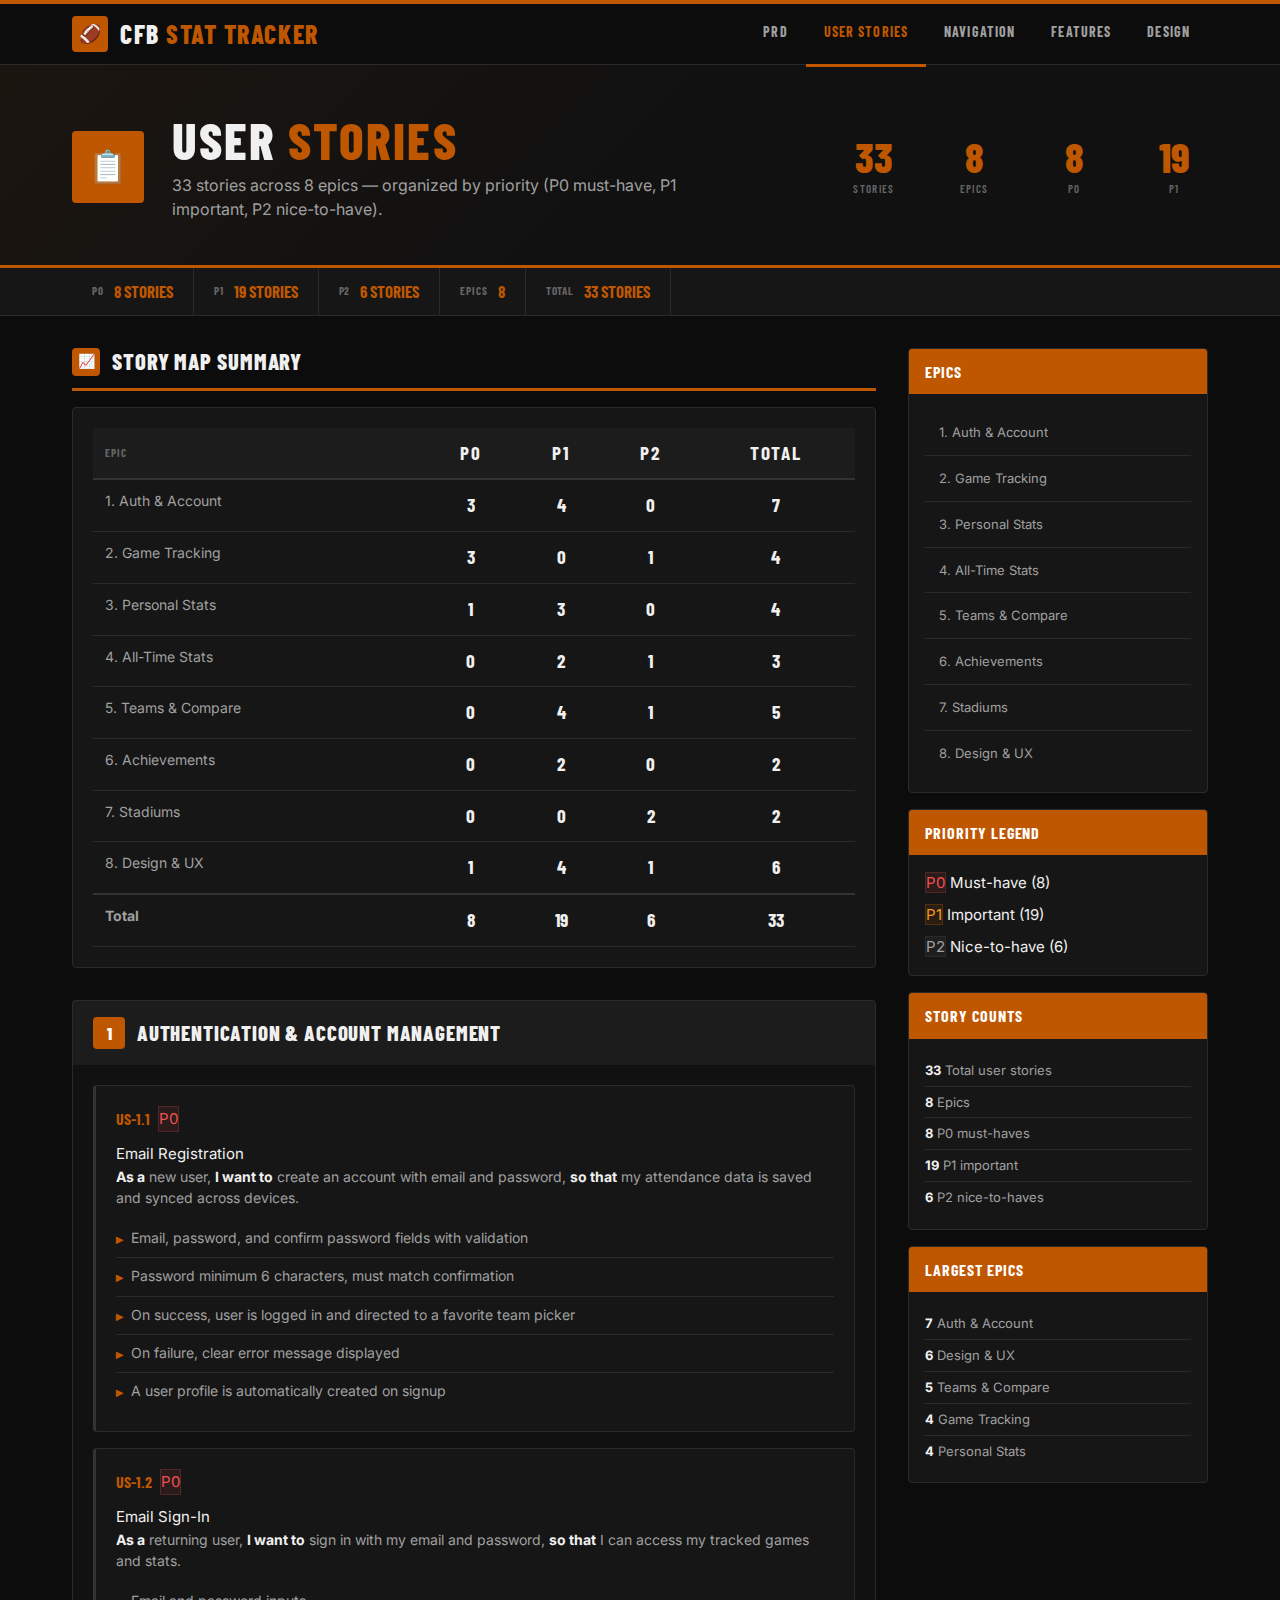
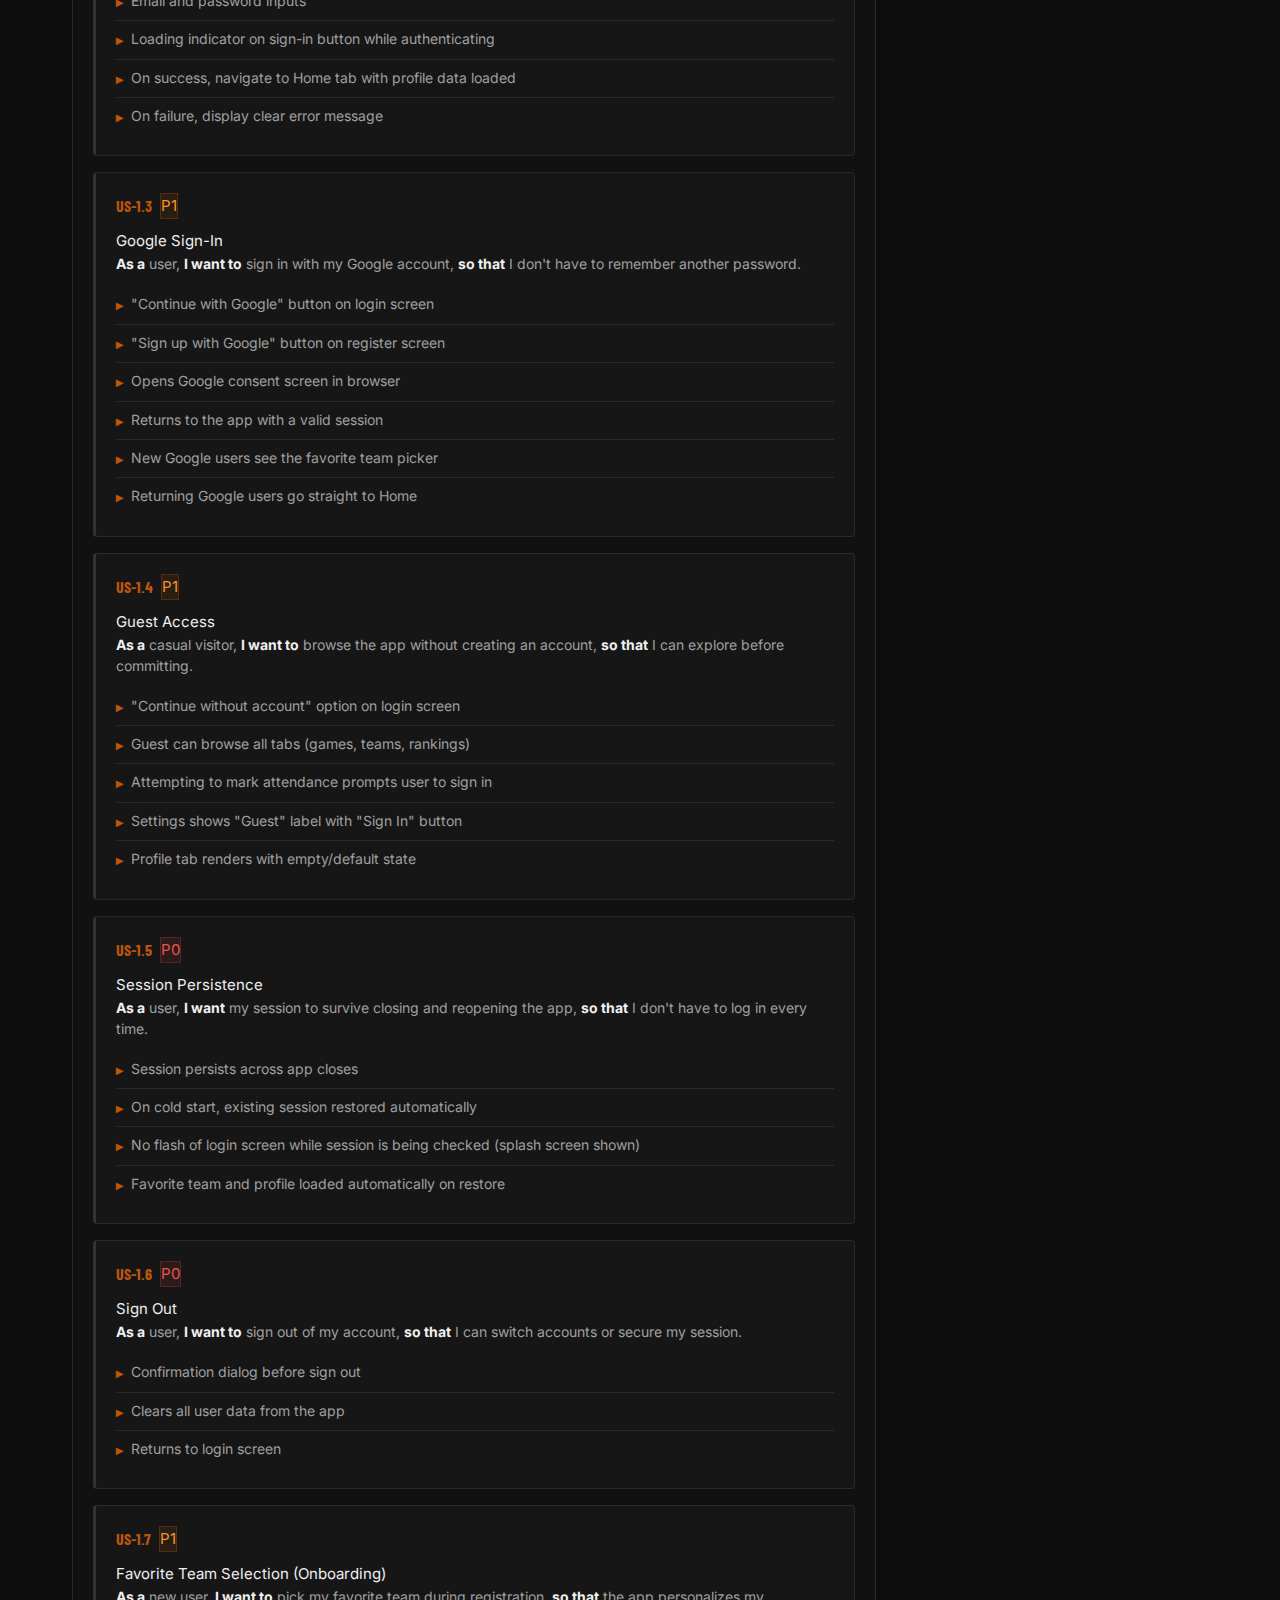
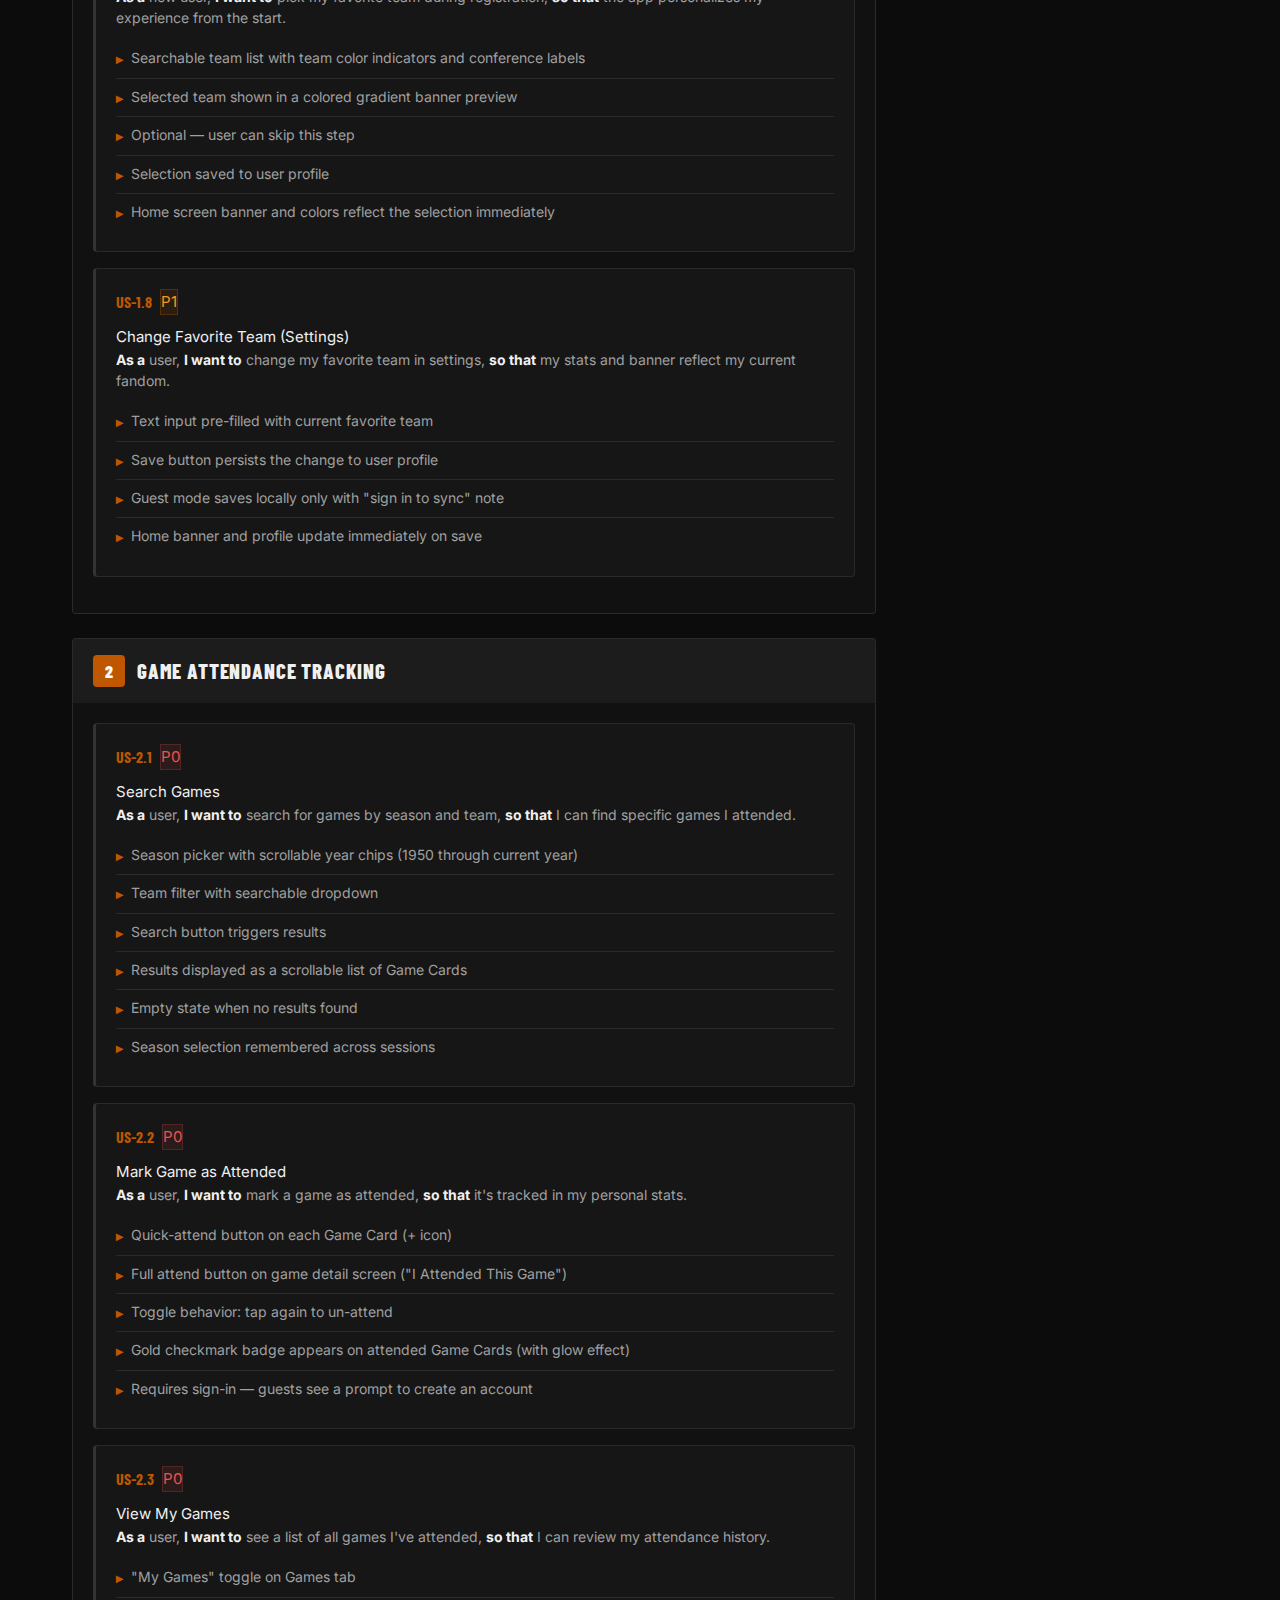
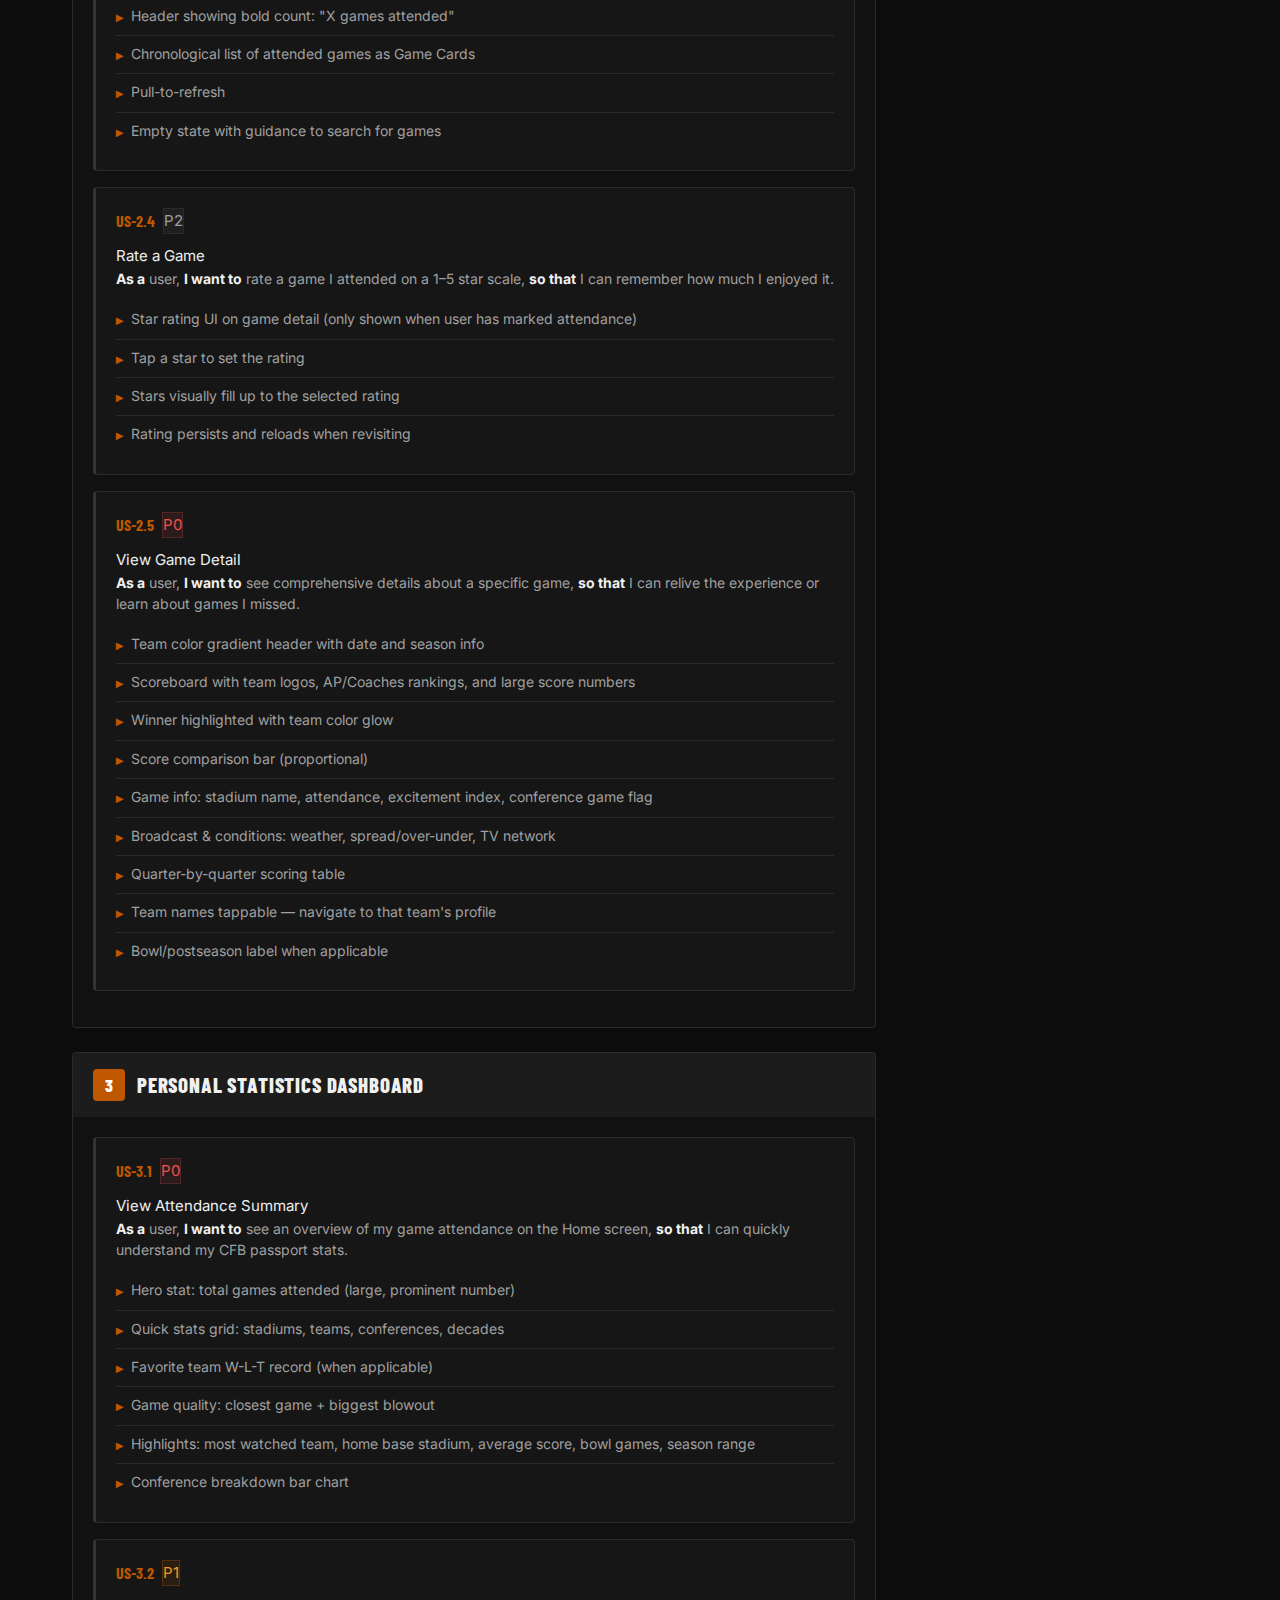
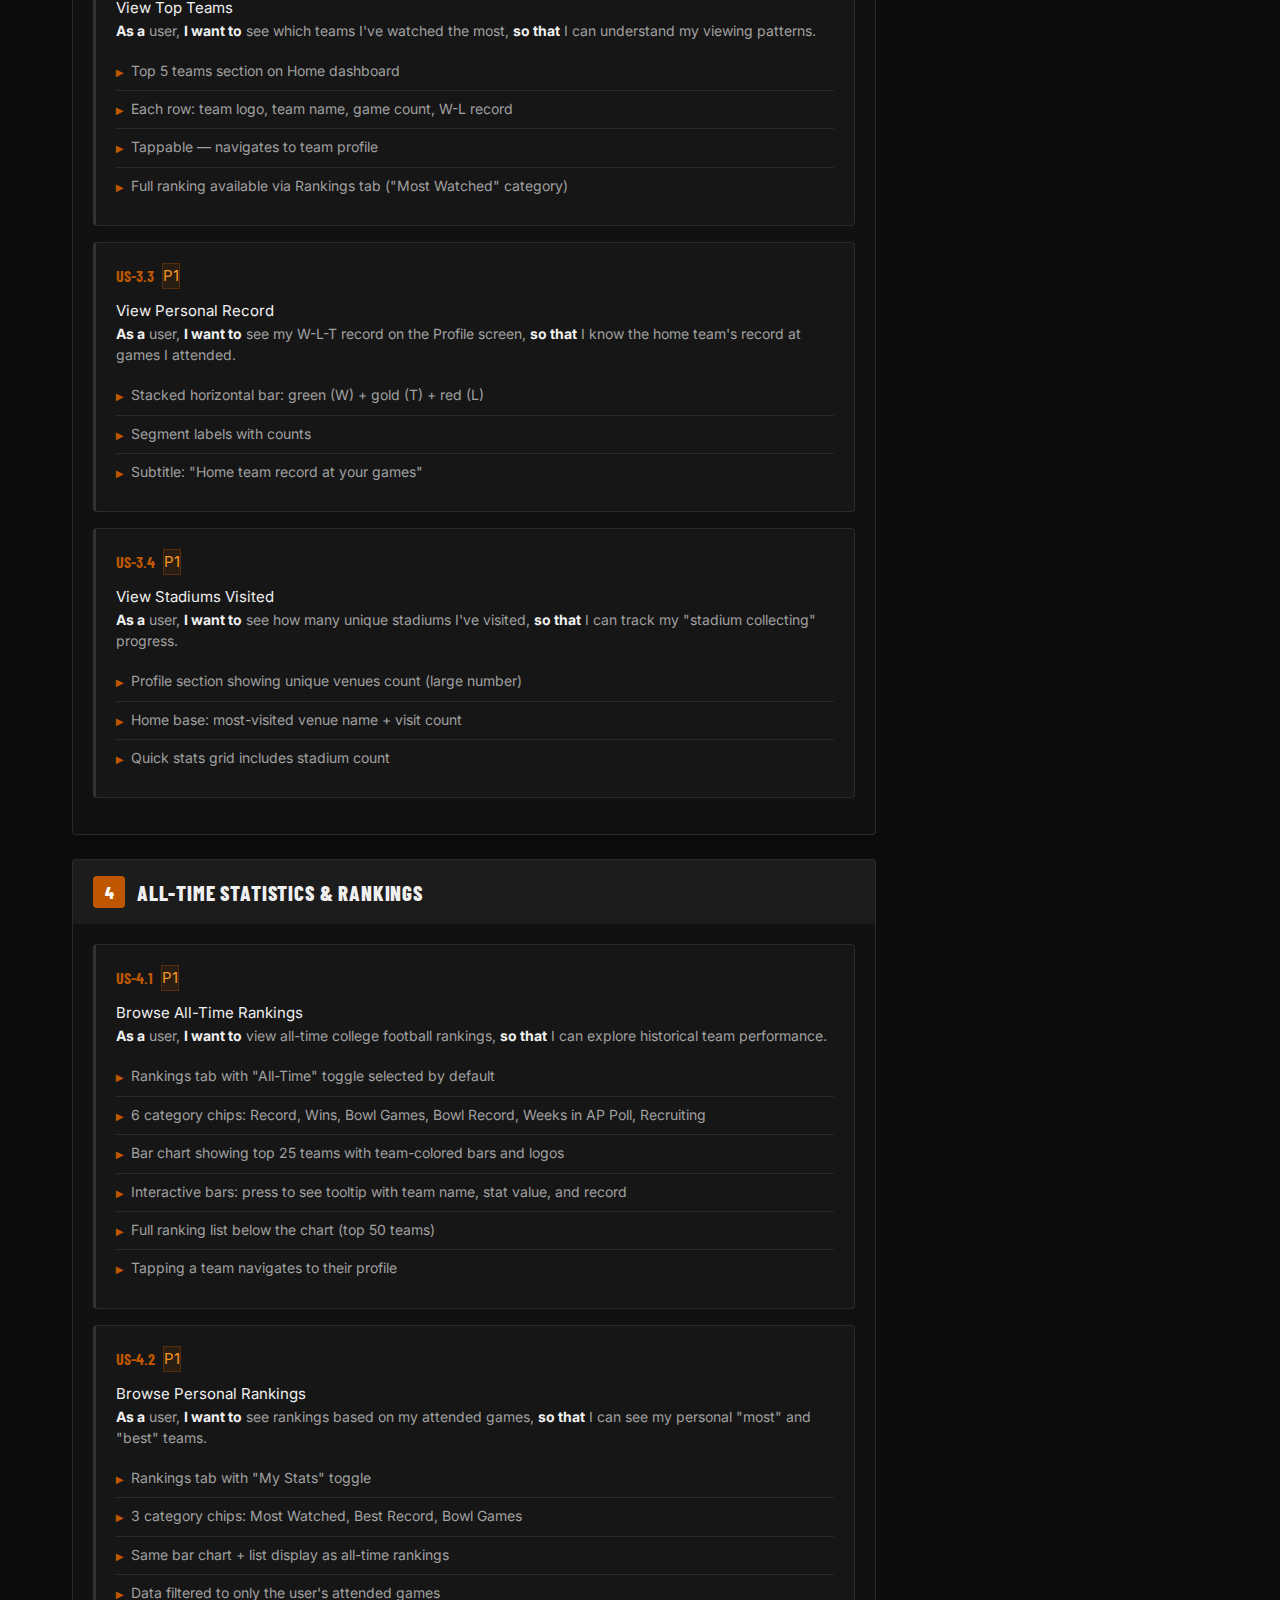
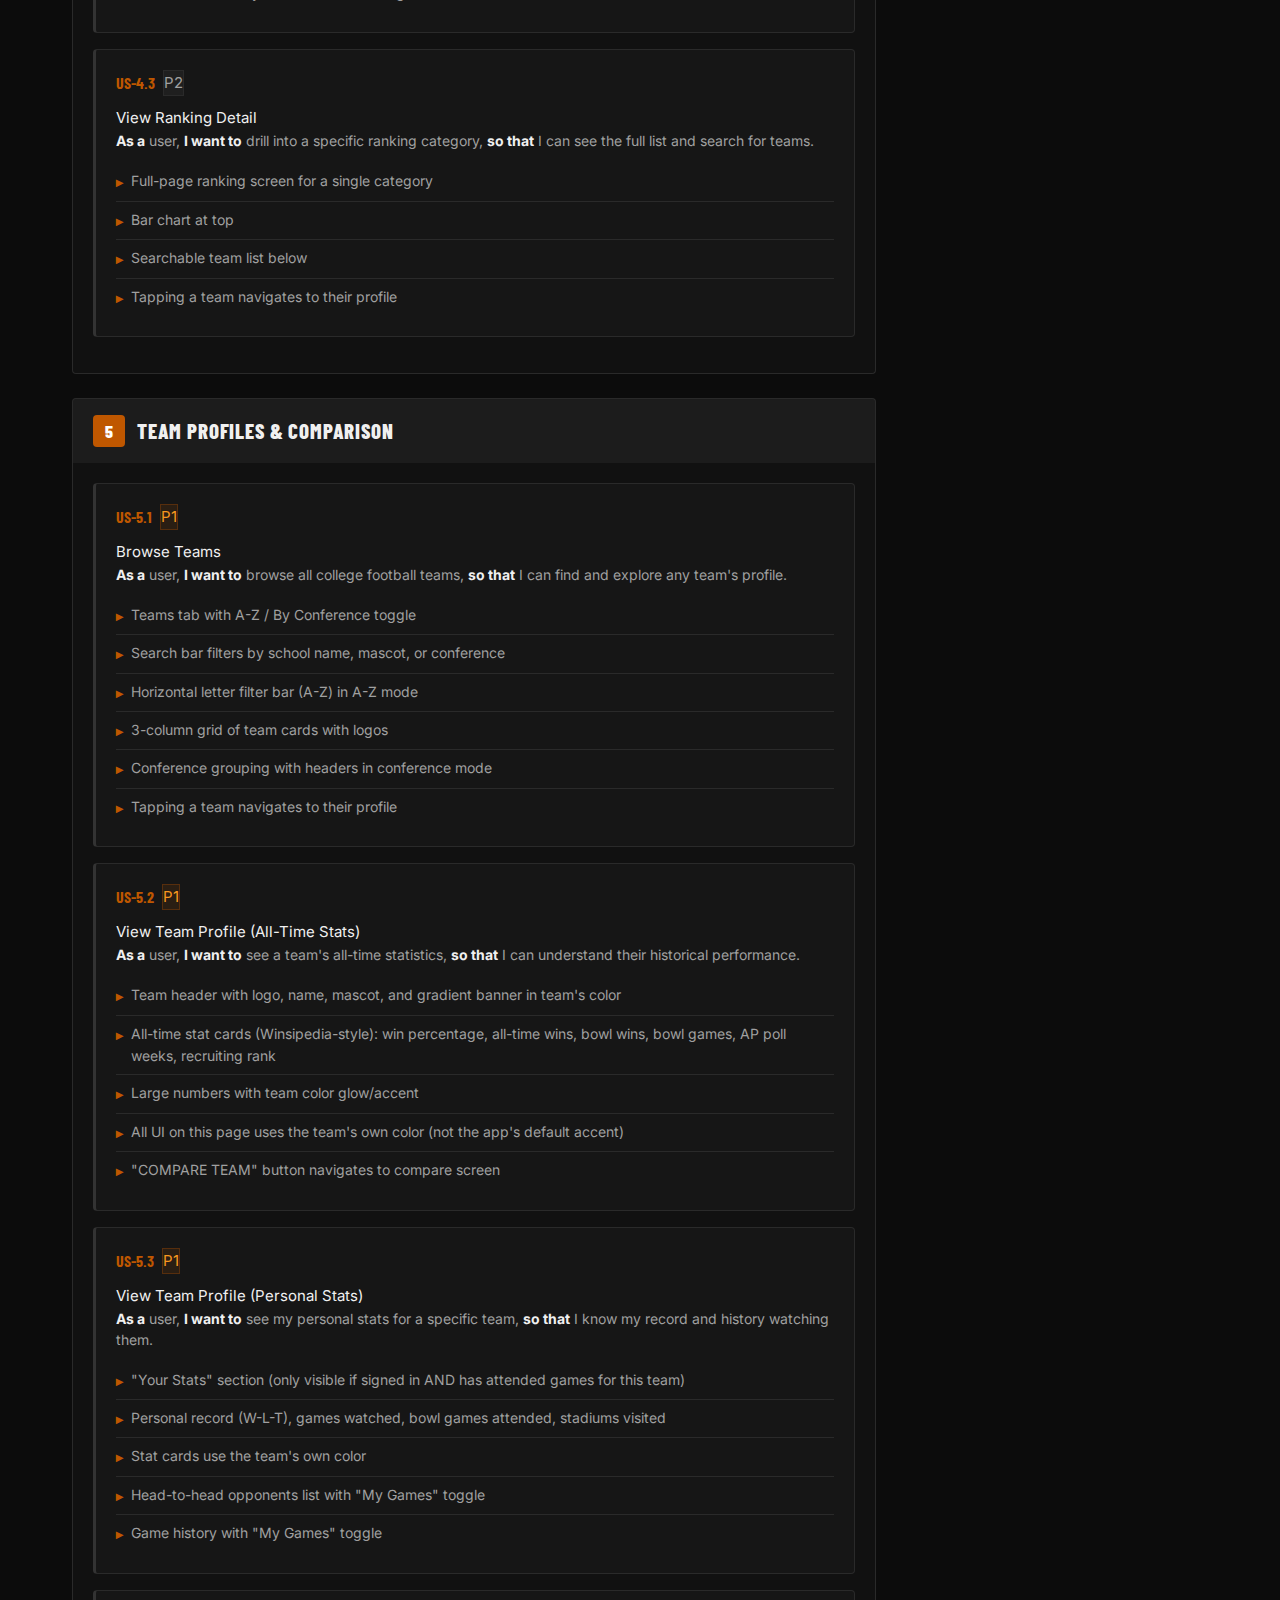
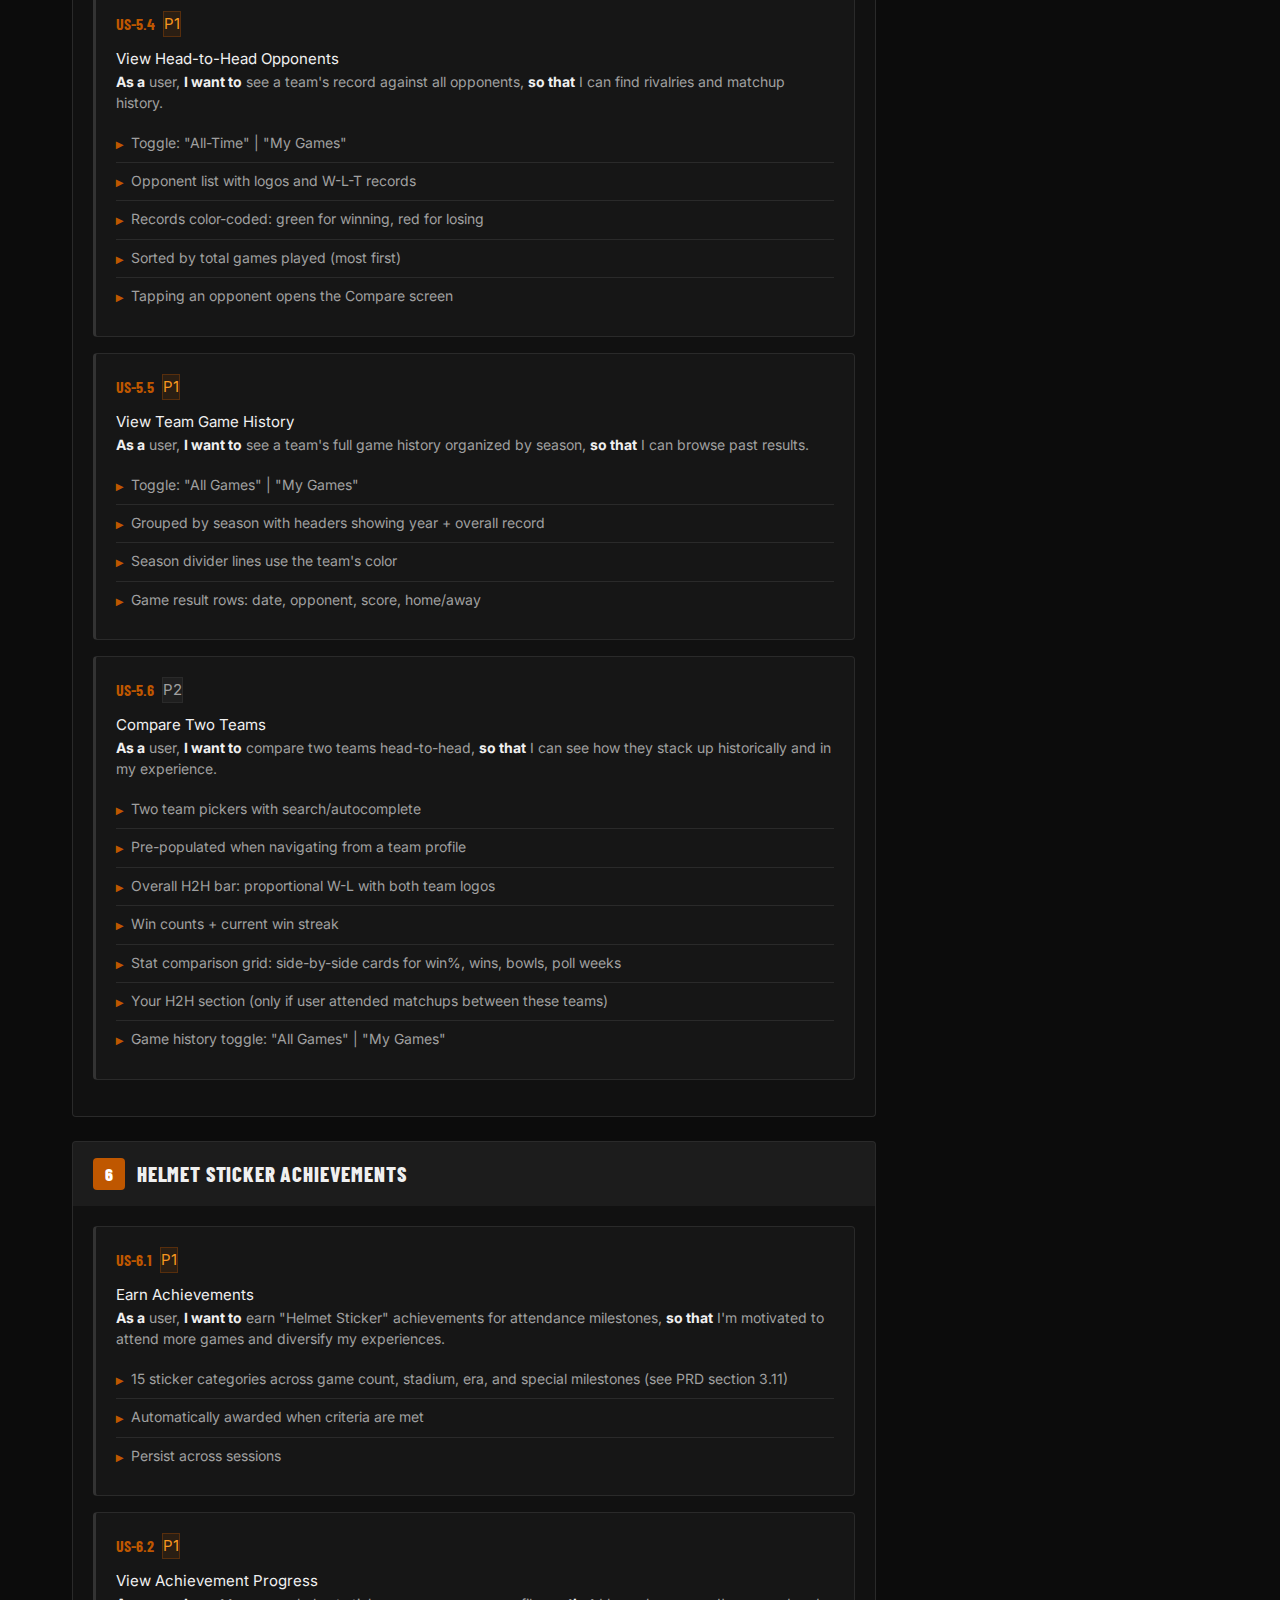
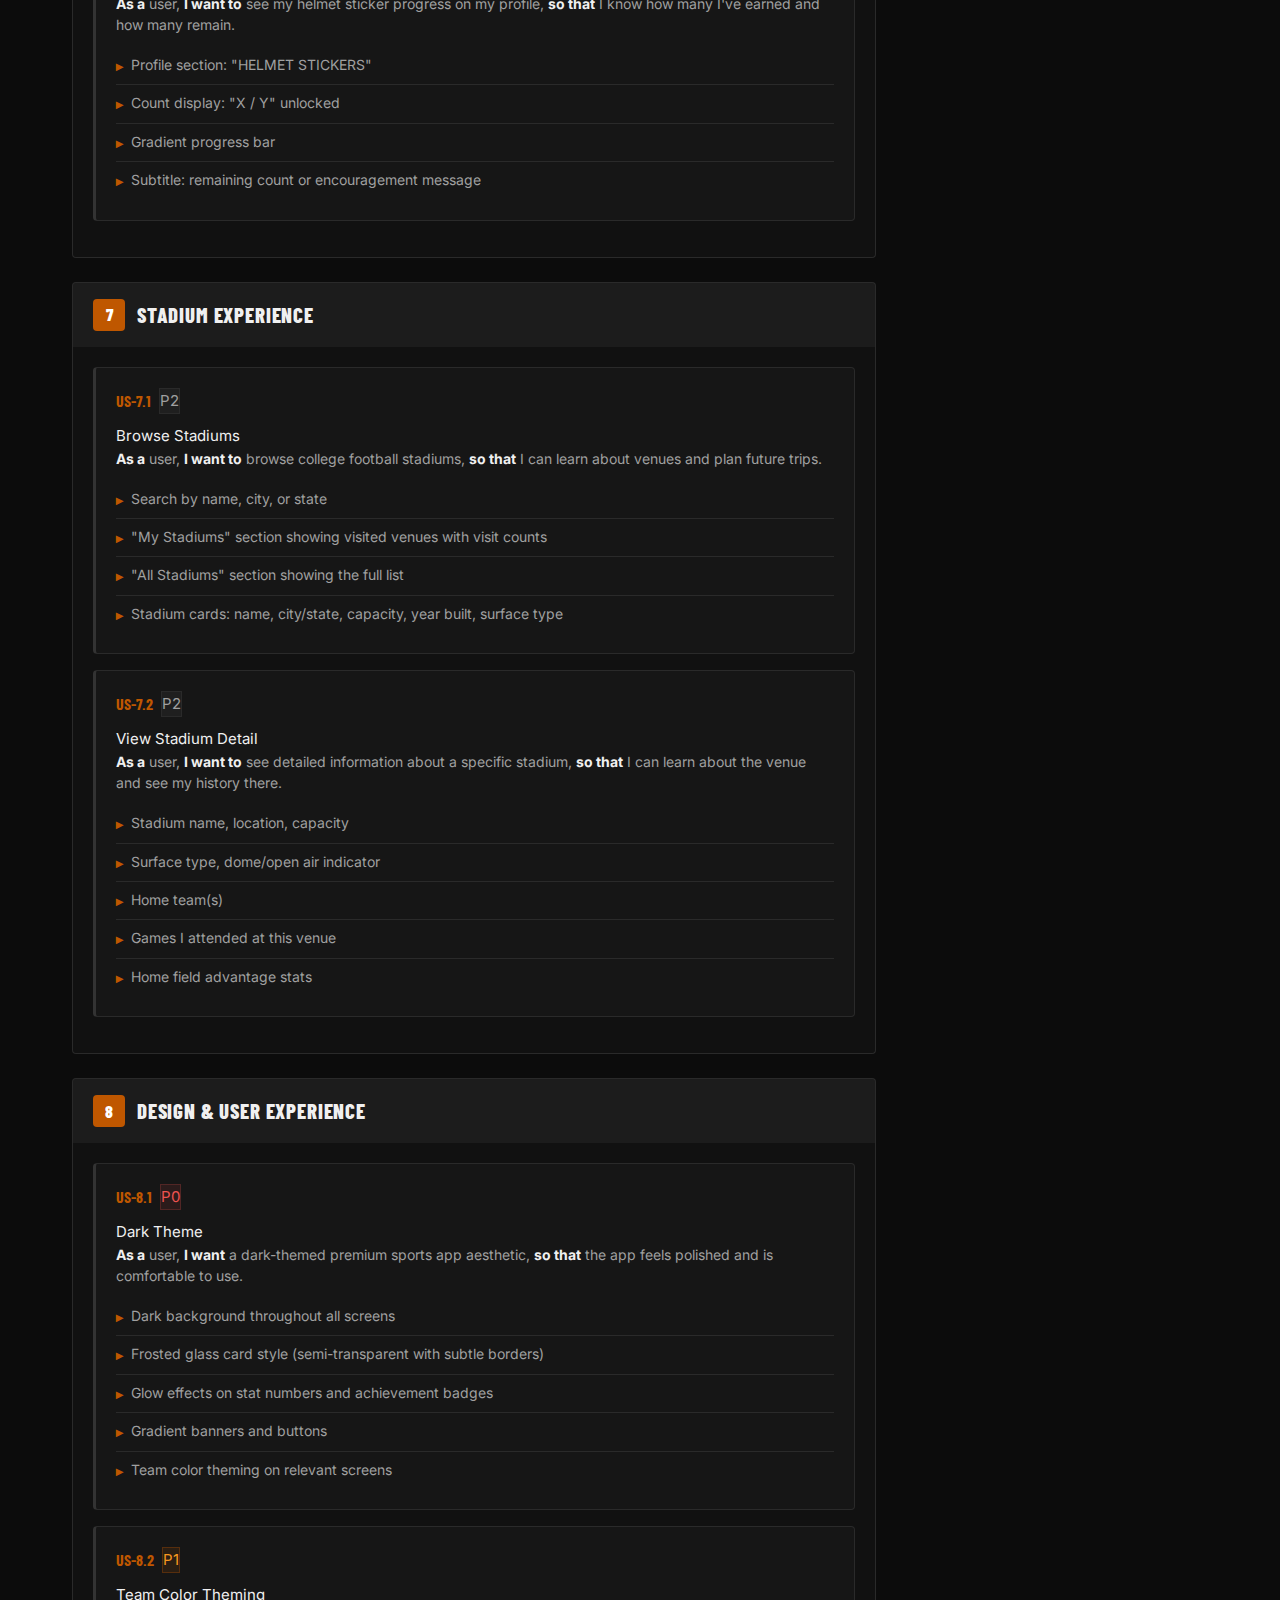
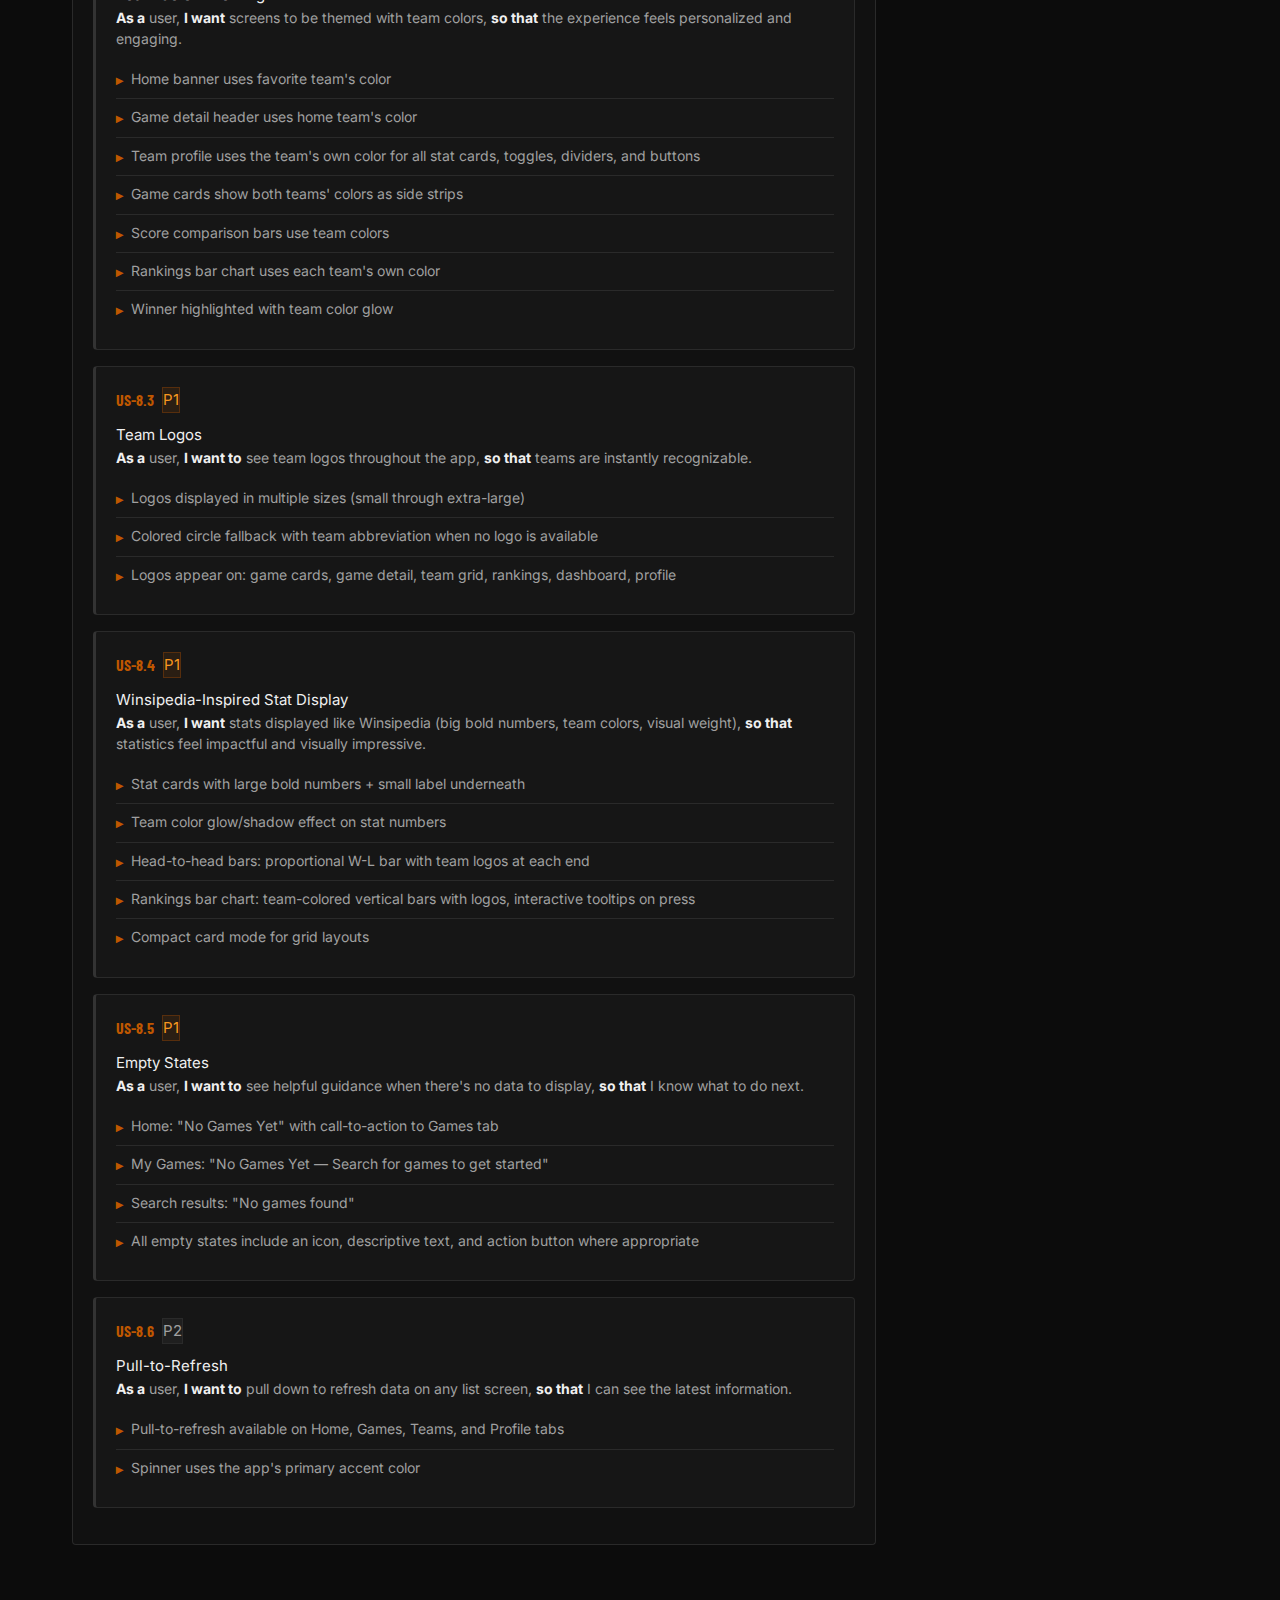
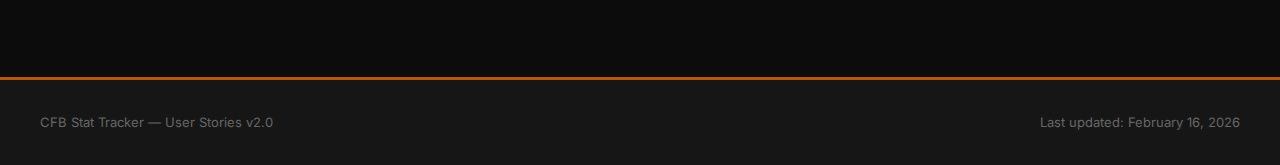
<file: user-stories.html>
<!DOCTYPE html>
<html lang="en">
<head>
  <meta charset="UTF-8">
  <meta name="viewport" content="width=device-width, initial-scale=1.0">
  <title>CFB Stat Tracker — User Stories</title>
  <link rel="preconnect" href="https://fonts.googleapis.com">
  <link rel="preconnect" href="https://fonts.gstatic.com" crossorigin>
  <link href="https://fonts.googleapis.com/css2?family=Barlow+Condensed:wght@600;700;800;900&family=Inter:wght@400;500;600;700&display=swap" rel="stylesheet">
  <link rel="stylesheet" href="css/style.css">
</head>
<body>

<!-- Orange top strip -->
<div class="top-strip"></div>

<!-- Navigation -->
<nav class="navbar">
  <div class="navbar-inner">
    <a href="index.html" class="navbar-brand">
      <div class="logo-icon">&#127944;</div>
      <span>CFB <span class="brand-accent">STAT TRACKER</span></span>
    </a>
    <button class="nav-toggle" onclick="document.querySelector('.nav-links').classList.toggle('open')" aria-label="Toggle menu">&#9776;</button>
    <ul class="nav-links">
      <li><a href="index.html">PRD</a></li>
      <li><a href="user-stories.html" class="active">User Stories</a></li>
      <li><a href="index.html#navigation">Navigation</a></li>
      <li><a href="index.html#features">Features</a></li>
      <li><a href="index.html#design">Design</a></li>
    </ul>
  </div>
</nav>

<!-- Hero -->
<section class="hero">
  <div class="hero-inner">
    <div class="hero-badge">&#128203;</div>
    <div class="hero-text">
      <h1>USER <span class="accent">STORIES</span></h1>
      <p>33 stories across 8 epics &mdash; organized by priority (P0 must-have, P1 important, P2 nice-to-have).</p>
    </div>
    <div class="hero-stats">
      <div class="hero-stat">
        <div class="num">33</div>
        <div class="label">Stories</div>
      </div>
      <div class="hero-stat">
        <div class="num">8</div>
        <div class="label">Epics</div>
      </div>
      <div class="hero-stat">
        <div class="num">8</div>
        <div class="label">P0</div>
      </div>
      <div class="hero-stat">
        <div class="num">19</div>
        <div class="label">P1</div>
      </div>
    </div>
  </div>
</section>

<!-- Summary Ticker -->
<div class="ticker">
  <div class="ticker-inner">
    <div class="ticker-item"><span class="ticker-label">P0</span> <span class="ticker-val">8 Stories</span></div>
    <div class="ticker-item"><span class="ticker-label">P1</span> <span class="ticker-val">19 Stories</span></div>
    <div class="ticker-item"><span class="ticker-label">P2</span> <span class="ticker-val">6 Stories</span></div>
    <div class="ticker-item"><span class="ticker-label">Epics</span> <span class="ticker-val">8</span></div>
    <div class="ticker-item"><span class="ticker-label">Total</span> <span class="ticker-val">33 Stories</span></div>
  </div>
</div>

<!-- Main Content -->
<div class="page-wrap">
  <main class="main-content">

    <!-- Story Map Summary Table -->
    <div class="section-header">
      <div class="section-icon">&#128200;</div>
      <h2>Story Map Summary</h2>
    </div>

    <div class="card">
      <div class="card-body">
        <table class="stat-table">
          <thead>
            <tr><th>Epic</th><th class="num-col">P0</th><th class="num-col">P1</th><th class="num-col">P2</th><th class="num-col">Total</th></tr>
          </thead>
          <tbody>
            <tr><td>1. Auth & Account</td><td class="num-col">3</td><td class="num-col">4</td><td class="num-col">0</td><td class="num-col">7</td></tr>
            <tr><td>2. Game Tracking</td><td class="num-col">3</td><td class="num-col">0</td><td class="num-col">1</td><td class="num-col">4</td></tr>
            <tr><td>3. Personal Stats</td><td class="num-col">1</td><td class="num-col">3</td><td class="num-col">0</td><td class="num-col">4</td></tr>
            <tr><td>4. All-Time Stats</td><td class="num-col">0</td><td class="num-col">2</td><td class="num-col">1</td><td class="num-col">3</td></tr>
            <tr><td>5. Teams & Compare</td><td class="num-col">0</td><td class="num-col">4</td><td class="num-col">1</td><td class="num-col">5</td></tr>
            <tr><td>6. Achievements</td><td class="num-col">0</td><td class="num-col">2</td><td class="num-col">0</td><td class="num-col">2</td></tr>
            <tr><td>7. Stadiums</td><td class="num-col">0</td><td class="num-col">0</td><td class="num-col">2</td><td class="num-col">2</td></tr>
            <tr><td>8. Design & UX</td><td class="num-col">1</td><td class="num-col">4</td><td class="num-col">1</td><td class="num-col">6</td></tr>
            <tr style="font-weight:700; border-top:2px solid var(--border-light);">
              <td>Total</td><td class="num-col">8</td><td class="num-col">19</td><td class="num-col">6</td><td class="num-col">33</td>
            </tr>
          </tbody>
        </table>
      </div>
    </div>

    <!-- ===== EPIC 1: Auth ===== -->
    <div id="epic-1" class="epic-header" style="margin-top: 32px;">
      <div class="epic-num">1</div>
      <h2>Authentication & Account Management</h2>
    </div>
    <div class="epic-body">

      <div class="card story-card">
        <div class="card-body">
          <div class="story-meta">
            <span class="story-id">US-1.1</span>
            <span class="tag tag-p0">P0</span>
          </div>
          <div class="feature-title">Email Registration</div>
          <p class="story-statement"><strong>As a</strong> new user, <strong>I want to</strong> create an account with email and password, <strong>so that</strong> my attendance data is saved and synced across devices.</p>
          <ul class="feature-list">
            <li>Email, password, and confirm password fields with validation</li>
            <li>Password minimum 6 characters, must match confirmation</li>
            <li>On success, user is logged in and directed to a favorite team picker</li>
            <li>On failure, clear error message displayed</li>
            <li>A user profile is automatically created on signup</li>
          </ul>
        </div>
      </div>

      <div class="card story-card">
        <div class="card-body">
          <div class="story-meta">
            <span class="story-id">US-1.2</span>
            <span class="tag tag-p0">P0</span>
          </div>
          <div class="feature-title">Email Sign-In</div>
          <p class="story-statement"><strong>As a</strong> returning user, <strong>I want to</strong> sign in with my email and password, <strong>so that</strong> I can access my tracked games and stats.</p>
          <ul class="feature-list">
            <li>Email and password inputs</li>
            <li>Loading indicator on sign-in button while authenticating</li>
            <li>On success, navigate to Home tab with profile data loaded</li>
            <li>On failure, display clear error message</li>
          </ul>
        </div>
      </div>

      <div class="card story-card">
        <div class="card-body">
          <div class="story-meta">
            <span class="story-id">US-1.3</span>
            <span class="tag tag-p1">P1</span>
          </div>
          <div class="feature-title">Google Sign-In</div>
          <p class="story-statement"><strong>As a</strong> user, <strong>I want to</strong> sign in with my Google account, <strong>so that</strong> I don't have to remember another password.</p>
          <ul class="feature-list">
            <li>"Continue with Google" button on login screen</li>
            <li>"Sign up with Google" button on register screen</li>
            <li>Opens Google consent screen in browser</li>
            <li>Returns to the app with a valid session</li>
            <li>New Google users see the favorite team picker</li>
            <li>Returning Google users go straight to Home</li>
          </ul>
        </div>
      </div>

      <div class="card story-card">
        <div class="card-body">
          <div class="story-meta">
            <span class="story-id">US-1.4</span>
            <span class="tag tag-p1">P1</span>
          </div>
          <div class="feature-title">Guest Access</div>
          <p class="story-statement"><strong>As a</strong> casual visitor, <strong>I want to</strong> browse the app without creating an account, <strong>so that</strong> I can explore before committing.</p>
          <ul class="feature-list">
            <li>"Continue without account" option on login screen</li>
            <li>Guest can browse all tabs (games, teams, rankings)</li>
            <li>Attempting to mark attendance prompts user to sign in</li>
            <li>Settings shows "Guest" label with "Sign In" button</li>
            <li>Profile tab renders with empty/default state</li>
          </ul>
        </div>
      </div>

      <div class="card story-card">
        <div class="card-body">
          <div class="story-meta">
            <span class="story-id">US-1.5</span>
            <span class="tag tag-p0">P0</span>
          </div>
          <div class="feature-title">Session Persistence</div>
          <p class="story-statement"><strong>As a</strong> user, <strong>I want</strong> my session to survive closing and reopening the app, <strong>so that</strong> I don't have to log in every time.</p>
          <ul class="feature-list">
            <li>Session persists across app closes</li>
            <li>On cold start, existing session restored automatically</li>
            <li>No flash of login screen while session is being checked (splash screen shown)</li>
            <li>Favorite team and profile loaded automatically on restore</li>
          </ul>
        </div>
      </div>

      <div class="card story-card">
        <div class="card-body">
          <div class="story-meta">
            <span class="story-id">US-1.6</span>
            <span class="tag tag-p0">P0</span>
          </div>
          <div class="feature-title">Sign Out</div>
          <p class="story-statement"><strong>As a</strong> user, <strong>I want to</strong> sign out of my account, <strong>so that</strong> I can switch accounts or secure my session.</p>
          <ul class="feature-list">
            <li>Confirmation dialog before sign out</li>
            <li>Clears all user data from the app</li>
            <li>Returns to login screen</li>
          </ul>
        </div>
      </div>

      <div class="card story-card">
        <div class="card-body">
          <div class="story-meta">
            <span class="story-id">US-1.7</span>
            <span class="tag tag-p1">P1</span>
          </div>
          <div class="feature-title">Favorite Team Selection (Onboarding)</div>
          <p class="story-statement"><strong>As a</strong> new user, <strong>I want to</strong> pick my favorite team during registration, <strong>so that</strong> the app personalizes my experience from the start.</p>
          <ul class="feature-list">
            <li>Searchable team list with team color indicators and conference labels</li>
            <li>Selected team shown in a colored gradient banner preview</li>
            <li>Optional &mdash; user can skip this step</li>
            <li>Selection saved to user profile</li>
            <li>Home screen banner and colors reflect the selection immediately</li>
          </ul>
        </div>
      </div>

      <div class="card story-card">
        <div class="card-body">
          <div class="story-meta">
            <span class="story-id">US-1.8</span>
            <span class="tag tag-p1">P1</span>
          </div>
          <div class="feature-title">Change Favorite Team (Settings)</div>
          <p class="story-statement"><strong>As a</strong> user, <strong>I want to</strong> change my favorite team in settings, <strong>so that</strong> my stats and banner reflect my current fandom.</p>
          <ul class="feature-list">
            <li>Text input pre-filled with current favorite team</li>
            <li>Save button persists the change to user profile</li>
            <li>Guest mode saves locally only with "sign in to sync" note</li>
            <li>Home banner and profile update immediately on save</li>
          </ul>
        </div>
      </div>

    </div>

    <!-- ===== EPIC 2: Game Tracking ===== -->
    <div id="epic-2" class="epic-header">
      <div class="epic-num">2</div>
      <h2>Game Attendance Tracking</h2>
    </div>
    <div class="epic-body">

      <div class="card story-card">
        <div class="card-body">
          <div class="story-meta"><span class="story-id">US-2.1</span><span class="tag tag-p0">P0</span></div>
          <div class="feature-title">Search Games</div>
          <p class="story-statement"><strong>As a</strong> user, <strong>I want to</strong> search for games by season and team, <strong>so that</strong> I can find specific games I attended.</p>
          <ul class="feature-list">
            <li>Season picker with scrollable year chips (1950 through current year)</li>
            <li>Team filter with searchable dropdown</li>
            <li>Search button triggers results</li>
            <li>Results displayed as a scrollable list of Game Cards</li>
            <li>Empty state when no results found</li>
            <li>Season selection remembered across sessions</li>
          </ul>
        </div>
      </div>

      <div class="card story-card">
        <div class="card-body">
          <div class="story-meta"><span class="story-id">US-2.2</span><span class="tag tag-p0">P0</span></div>
          <div class="feature-title">Mark Game as Attended</div>
          <p class="story-statement"><strong>As a</strong> user, <strong>I want to</strong> mark a game as attended, <strong>so that</strong> it's tracked in my personal stats.</p>
          <ul class="feature-list">
            <li>Quick-attend button on each Game Card (+ icon)</li>
            <li>Full attend button on game detail screen ("I Attended This Game")</li>
            <li>Toggle behavior: tap again to un-attend</li>
            <li>Gold checkmark badge appears on attended Game Cards (with glow effect)</li>
            <li>Requires sign-in &mdash; guests see a prompt to create an account</li>
          </ul>
        </div>
      </div>

      <div class="card story-card">
        <div class="card-body">
          <div class="story-meta"><span class="story-id">US-2.3</span><span class="tag tag-p0">P0</span></div>
          <div class="feature-title">View My Games</div>
          <p class="story-statement"><strong>As a</strong> user, <strong>I want to</strong> see a list of all games I've attended, <strong>so that</strong> I can review my attendance history.</p>
          <ul class="feature-list">
            <li>"My Games" toggle on Games tab</li>
            <li>Header showing bold count: "X games attended"</li>
            <li>Chronological list of attended games as Game Cards</li>
            <li>Pull-to-refresh</li>
            <li>Empty state with guidance to search for games</li>
          </ul>
        </div>
      </div>

      <div class="card story-card">
        <div class="card-body">
          <div class="story-meta"><span class="story-id">US-2.4</span><span class="tag tag-p2">P2</span></div>
          <div class="feature-title">Rate a Game</div>
          <p class="story-statement"><strong>As a</strong> user, <strong>I want to</strong> rate a game I attended on a 1&ndash;5 star scale, <strong>so that</strong> I can remember how much I enjoyed it.</p>
          <ul class="feature-list">
            <li>Star rating UI on game detail (only shown when user has marked attendance)</li>
            <li>Tap a star to set the rating</li>
            <li>Stars visually fill up to the selected rating</li>
            <li>Rating persists and reloads when revisiting</li>
          </ul>
        </div>
      </div>

      <div class="card story-card">
        <div class="card-body">
          <div class="story-meta"><span class="story-id">US-2.5</span><span class="tag tag-p0">P0</span></div>
          <div class="feature-title">View Game Detail</div>
          <p class="story-statement"><strong>As a</strong> user, <strong>I want to</strong> see comprehensive details about a specific game, <strong>so that</strong> I can relive the experience or learn about games I missed.</p>
          <ul class="feature-list">
            <li>Team color gradient header with date and season info</li>
            <li>Scoreboard with team logos, AP/Coaches rankings, and large score numbers</li>
            <li>Winner highlighted with team color glow</li>
            <li>Score comparison bar (proportional)</li>
            <li>Game info: stadium name, attendance, excitement index, conference game flag</li>
            <li>Broadcast &amp; conditions: weather, spread/over-under, TV network</li>
            <li>Quarter-by-quarter scoring table</li>
            <li>Team names tappable &mdash; navigate to that team's profile</li>
            <li>Bowl/postseason label when applicable</li>
          </ul>
        </div>
      </div>

    </div>

    <!-- ===== EPIC 3: Personal Stats ===== -->
    <div id="epic-3" class="epic-header">
      <div class="epic-num">3</div>
      <h2>Personal Statistics Dashboard</h2>
    </div>
    <div class="epic-body">
      <div class="card story-card">
        <div class="card-body">
          <div class="story-meta"><span class="story-id">US-3.1</span><span class="tag tag-p0">P0</span></div>
          <div class="feature-title">View Attendance Summary</div>
          <p class="story-statement"><strong>As a</strong> user, <strong>I want to</strong> see an overview of my game attendance on the Home screen, <strong>so that</strong> I can quickly understand my CFB passport stats.</p>
          <ul class="feature-list">
            <li>Hero stat: total games attended (large, prominent number)</li>
            <li>Quick stats grid: stadiums, teams, conferences, decades</li>
            <li>Favorite team W-L-T record (when applicable)</li>
            <li>Game quality: closest game + biggest blowout</li>
            <li>Highlights: most watched team, home base stadium, average score, bowl games, season range</li>
            <li>Conference breakdown bar chart</li>
          </ul>
        </div>
      </div>
      <div class="card story-card">
        <div class="card-body">
          <div class="story-meta"><span class="story-id">US-3.2</span><span class="tag tag-p1">P1</span></div>
          <div class="feature-title">View Top Teams</div>
          <p class="story-statement"><strong>As a</strong> user, <strong>I want to</strong> see which teams I've watched the most, <strong>so that</strong> I can understand my viewing patterns.</p>
          <ul class="feature-list">
            <li>Top 5 teams section on Home dashboard</li>
            <li>Each row: team logo, team name, game count, W-L record</li>
            <li>Tappable &mdash; navigates to team profile</li>
            <li>Full ranking available via Rankings tab ("Most Watched" category)</li>
          </ul>
        </div>
      </div>
      <div class="card story-card">
        <div class="card-body">
          <div class="story-meta"><span class="story-id">US-3.3</span><span class="tag tag-p1">P1</span></div>
          <div class="feature-title">View Personal Record</div>
          <p class="story-statement"><strong>As a</strong> user, <strong>I want to</strong> see my W-L-T record on the Profile screen, <strong>so that</strong> I know the home team's record at games I attended.</p>
          <ul class="feature-list">
            <li>Stacked horizontal bar: green (W) + gold (T) + red (L)</li>
            <li>Segment labels with counts</li>
            <li>Subtitle: "Home team record at your games"</li>
          </ul>
        </div>
      </div>
      <div class="card story-card">
        <div class="card-body">
          <div class="story-meta"><span class="story-id">US-3.4</span><span class="tag tag-p1">P1</span></div>
          <div class="feature-title">View Stadiums Visited</div>
          <p class="story-statement"><strong>As a</strong> user, <strong>I want to</strong> see how many unique stadiums I've visited, <strong>so that</strong> I can track my "stadium collecting" progress.</p>
          <ul class="feature-list">
            <li>Profile section showing unique venues count (large number)</li>
            <li>Home base: most-visited venue name + visit count</li>
            <li>Quick stats grid includes stadium count</li>
          </ul>
        </div>
      </div>
    </div>

    <!-- ===== EPIC 4: All-Time Stats ===== -->
    <div id="epic-4" class="epic-header">
      <div class="epic-num">4</div>
      <h2>All-Time Statistics & Rankings</h2>
    </div>
    <div class="epic-body">
      <div class="card story-card">
        <div class="card-body">
          <div class="story-meta"><span class="story-id">US-4.1</span><span class="tag tag-p1">P1</span></div>
          <div class="feature-title">Browse All-Time Rankings</div>
          <p class="story-statement"><strong>As a</strong> user, <strong>I want to</strong> view all-time college football rankings, <strong>so that</strong> I can explore historical team performance.</p>
          <ul class="feature-list">
            <li>Rankings tab with "All-Time" toggle selected by default</li>
            <li>6 category chips: Record, Wins, Bowl Games, Bowl Record, Weeks in AP Poll, Recruiting</li>
            <li>Bar chart showing top 25 teams with team-colored bars and logos</li>
            <li>Interactive bars: press to see tooltip with team name, stat value, and record</li>
            <li>Full ranking list below the chart (top 50 teams)</li>
            <li>Tapping a team navigates to their profile</li>
          </ul>
        </div>
      </div>
      <div class="card story-card">
        <div class="card-body">
          <div class="story-meta"><span class="story-id">US-4.2</span><span class="tag tag-p1">P1</span></div>
          <div class="feature-title">Browse Personal Rankings</div>
          <p class="story-statement"><strong>As a</strong> user, <strong>I want to</strong> see rankings based on my attended games, <strong>so that</strong> I can see my personal "most" and "best" teams.</p>
          <ul class="feature-list">
            <li>Rankings tab with "My Stats" toggle</li>
            <li>3 category chips: Most Watched, Best Record, Bowl Games</li>
            <li>Same bar chart + list display as all-time rankings</li>
            <li>Data filtered to only the user's attended games</li>
          </ul>
        </div>
      </div>
      <div class="card story-card">
        <div class="card-body">
          <div class="story-meta"><span class="story-id">US-4.3</span><span class="tag tag-p2">P2</span></div>
          <div class="feature-title">View Ranking Detail</div>
          <p class="story-statement"><strong>As a</strong> user, <strong>I want to</strong> drill into a specific ranking category, <strong>so that</strong> I can see the full list and search for teams.</p>
          <ul class="feature-list">
            <li>Full-page ranking screen for a single category</li>
            <li>Bar chart at top</li>
            <li>Searchable team list below</li>
            <li>Tapping a team navigates to their profile</li>
          </ul>
        </div>
      </div>
    </div>

    <!-- ===== EPIC 5: Teams ===== -->
    <div id="epic-5" class="epic-header">
      <div class="epic-num">5</div>
      <h2>Team Profiles & Comparison</h2>
    </div>
    <div class="epic-body">
      <div class="card story-card">
        <div class="card-body">
          <div class="story-meta"><span class="story-id">US-5.1</span><span class="tag tag-p1">P1</span></div>
          <div class="feature-title">Browse Teams</div>
          <p class="story-statement"><strong>As a</strong> user, <strong>I want to</strong> browse all college football teams, <strong>so that</strong> I can find and explore any team's profile.</p>
          <ul class="feature-list">
            <li>Teams tab with A-Z / By Conference toggle</li>
            <li>Search bar filters by school name, mascot, or conference</li>
            <li>Horizontal letter filter bar (A-Z) in A-Z mode</li>
            <li>3-column grid of team cards with logos</li>
            <li>Conference grouping with headers in conference mode</li>
            <li>Tapping a team navigates to their profile</li>
          </ul>
        </div>
      </div>
      <div class="card story-card">
        <div class="card-body">
          <div class="story-meta"><span class="story-id">US-5.2</span><span class="tag tag-p1">P1</span></div>
          <div class="feature-title">View Team Profile (All-Time Stats)</div>
          <p class="story-statement"><strong>As a</strong> user, <strong>I want to</strong> see a team's all-time statistics, <strong>so that</strong> I can understand their historical performance.</p>
          <ul class="feature-list">
            <li>Team header with logo, name, mascot, and gradient banner in team's color</li>
            <li>All-time stat cards (Winsipedia-style): win percentage, all-time wins, bowl wins, bowl games, AP poll weeks, recruiting rank</li>
            <li>Large numbers with team color glow/accent</li>
            <li>All UI on this page uses the team's own color (not the app's default accent)</li>
            <li>"COMPARE TEAM" button navigates to compare screen</li>
          </ul>
        </div>
      </div>
      <div class="card story-card">
        <div class="card-body">
          <div class="story-meta"><span class="story-id">US-5.3</span><span class="tag tag-p1">P1</span></div>
          <div class="feature-title">View Team Profile (Personal Stats)</div>
          <p class="story-statement"><strong>As a</strong> user, <strong>I want to</strong> see my personal stats for a specific team, <strong>so that</strong> I know my record and history watching them.</p>
          <ul class="feature-list">
            <li>"Your Stats" section (only visible if signed in AND has attended games for this team)</li>
            <li>Personal record (W-L-T), games watched, bowl games attended, stadiums visited</li>
            <li>Stat cards use the team's own color</li>
            <li>Head-to-head opponents list with "My Games" toggle</li>
            <li>Game history with "My Games" toggle</li>
          </ul>
        </div>
      </div>
      <div class="card story-card">
        <div class="card-body">
          <div class="story-meta"><span class="story-id">US-5.4</span><span class="tag tag-p1">P1</span></div>
          <div class="feature-title">View Head-to-Head Opponents</div>
          <p class="story-statement"><strong>As a</strong> user, <strong>I want to</strong> see a team's record against all opponents, <strong>so that</strong> I can find rivalries and matchup history.</p>
          <ul class="feature-list">
            <li>Toggle: "All-Time" | "My Games"</li>
            <li>Opponent list with logos and W-L-T records</li>
            <li>Records color-coded: green for winning, red for losing</li>
            <li>Sorted by total games played (most first)</li>
            <li>Tapping an opponent opens the Compare screen</li>
          </ul>
        </div>
      </div>
      <div class="card story-card">
        <div class="card-body">
          <div class="story-meta"><span class="story-id">US-5.5</span><span class="tag tag-p1">P1</span></div>
          <div class="feature-title">View Team Game History</div>
          <p class="story-statement"><strong>As a</strong> user, <strong>I want to</strong> see a team's full game history organized by season, <strong>so that</strong> I can browse past results.</p>
          <ul class="feature-list">
            <li>Toggle: "All Games" | "My Games"</li>
            <li>Grouped by season with headers showing year + overall record</li>
            <li>Season divider lines use the team's color</li>
            <li>Game result rows: date, opponent, score, home/away</li>
          </ul>
        </div>
      </div>
      <div class="card story-card">
        <div class="card-body">
          <div class="story-meta"><span class="story-id">US-5.6</span><span class="tag tag-p2">P2</span></div>
          <div class="feature-title">Compare Two Teams</div>
          <p class="story-statement"><strong>As a</strong> user, <strong>I want to</strong> compare two teams head-to-head, <strong>so that</strong> I can see how they stack up historically and in my experience.</p>
          <ul class="feature-list">
            <li>Two team pickers with search/autocomplete</li>
            <li>Pre-populated when navigating from a team profile</li>
            <li>Overall H2H bar: proportional W-L with both team logos</li>
            <li>Win counts + current win streak</li>
            <li>Stat comparison grid: side-by-side cards for win%, wins, bowls, poll weeks</li>
            <li>Your H2H section (only if user attended matchups between these teams)</li>
            <li>Game history toggle: "All Games" | "My Games"</li>
          </ul>
        </div>
      </div>
    </div>

    <!-- ===== EPIC 6: Achievements ===== -->
    <div id="epic-6" class="epic-header">
      <div class="epic-num">6</div>
      <h2>Helmet Sticker Achievements</h2>
    </div>
    <div class="epic-body">
      <div class="card story-card">
        <div class="card-body">
          <div class="story-meta"><span class="story-id">US-6.1</span><span class="tag tag-p1">P1</span></div>
          <div class="feature-title">Earn Achievements</div>
          <p class="story-statement"><strong>As a</strong> user, <strong>I want to</strong> earn "Helmet Sticker" achievements for attendance milestones, <strong>so that</strong> I'm motivated to attend more games and diversify my experiences.</p>
          <ul class="feature-list">
            <li>15 sticker categories across game count, stadium, era, and special milestones (see PRD section 3.11)</li>
            <li>Automatically awarded when criteria are met</li>
            <li>Persist across sessions</li>
          </ul>
        </div>
      </div>
      <div class="card story-card">
        <div class="card-body">
          <div class="story-meta"><span class="story-id">US-6.2</span><span class="tag tag-p1">P1</span></div>
          <div class="feature-title">View Achievement Progress</div>
          <p class="story-statement"><strong>As a</strong> user, <strong>I want to</strong> see my helmet sticker progress on my profile, <strong>so that</strong> I know how many I've earned and how many remain.</p>
          <ul class="feature-list">
            <li>Profile section: "HELMET STICKERS"</li>
            <li>Count display: "X / Y" unlocked</li>
            <li>Gradient progress bar</li>
            <li>Subtitle: remaining count or encouragement message</li>
          </ul>
        </div>
      </div>
    </div>

    <!-- ===== EPIC 7: Stadiums ===== -->
    <div id="epic-7" class="epic-header">
      <div class="epic-num">7</div>
      <h2>Stadium Experience</h2>
    </div>
    <div class="epic-body">
      <div class="card story-card">
        <div class="card-body">
          <div class="story-meta"><span class="story-id">US-7.1</span><span class="tag tag-p2">P2</span></div>
          <div class="feature-title">Browse Stadiums</div>
          <p class="story-statement"><strong>As a</strong> user, <strong>I want to</strong> browse college football stadiums, <strong>so that</strong> I can learn about venues and plan future trips.</p>
          <ul class="feature-list">
            <li>Search by name, city, or state</li>
            <li>"My Stadiums" section showing visited venues with visit counts</li>
            <li>"All Stadiums" section showing the full list</li>
            <li>Stadium cards: name, city/state, capacity, year built, surface type</li>
          </ul>
        </div>
      </div>
      <div class="card story-card">
        <div class="card-body">
          <div class="story-meta"><span class="story-id">US-7.2</span><span class="tag tag-p2">P2</span></div>
          <div class="feature-title">View Stadium Detail</div>
          <p class="story-statement"><strong>As a</strong> user, <strong>I want to</strong> see detailed information about a specific stadium, <strong>so that</strong> I can learn about the venue and see my history there.</p>
          <ul class="feature-list">
            <li>Stadium name, location, capacity</li>
            <li>Surface type, dome/open air indicator</li>
            <li>Home team(s)</li>
            <li>Games I attended at this venue</li>
            <li>Home field advantage stats</li>
          </ul>
        </div>
      </div>
    </div>

    <!-- ===== EPIC 8: Design & UX ===== -->
    <div id="epic-8" class="epic-header">
      <div class="epic-num">8</div>
      <h2>Design & User Experience</h2>
    </div>
    <div class="epic-body">
      <div class="card story-card">
        <div class="card-body">
          <div class="story-meta"><span class="story-id">US-8.1</span><span class="tag tag-p0">P0</span></div>
          <div class="feature-title">Dark Theme</div>
          <p class="story-statement"><strong>As a</strong> user, <strong>I want</strong> a dark-themed premium sports app aesthetic, <strong>so that</strong> the app feels polished and is comfortable to use.</p>
          <ul class="feature-list">
            <li>Dark background throughout all screens</li>
            <li>Frosted glass card style (semi-transparent with subtle borders)</li>
            <li>Glow effects on stat numbers and achievement badges</li>
            <li>Gradient banners and buttons</li>
            <li>Team color theming on relevant screens</li>
          </ul>
        </div>
      </div>
      <div class="card story-card">
        <div class="card-body">
          <div class="story-meta"><span class="story-id">US-8.2</span><span class="tag tag-p1">P1</span></div>
          <div class="feature-title">Team Color Theming</div>
          <p class="story-statement"><strong>As a</strong> user, <strong>I want</strong> screens to be themed with team colors, <strong>so that</strong> the experience feels personalized and engaging.</p>
          <ul class="feature-list">
            <li>Home banner uses favorite team's color</li>
            <li>Game detail header uses home team's color</li>
            <li>Team profile uses the team's own color for all stat cards, toggles, dividers, and buttons</li>
            <li>Game cards show both teams' colors as side strips</li>
            <li>Score comparison bars use team colors</li>
            <li>Rankings bar chart uses each team's own color</li>
            <li>Winner highlighted with team color glow</li>
          </ul>
        </div>
      </div>
      <div class="card story-card">
        <div class="card-body">
          <div class="story-meta"><span class="story-id">US-8.3</span><span class="tag tag-p1">P1</span></div>
          <div class="feature-title">Team Logos</div>
          <p class="story-statement"><strong>As a</strong> user, <strong>I want to</strong> see team logos throughout the app, <strong>so that</strong> teams are instantly recognizable.</p>
          <ul class="feature-list">
            <li>Logos displayed in multiple sizes (small through extra-large)</li>
            <li>Colored circle fallback with team abbreviation when no logo is available</li>
            <li>Logos appear on: game cards, game detail, team grid, rankings, dashboard, profile</li>
          </ul>
        </div>
      </div>
      <div class="card story-card">
        <div class="card-body">
          <div class="story-meta"><span class="story-id">US-8.4</span><span class="tag tag-p1">P1</span></div>
          <div class="feature-title">Winsipedia-Inspired Stat Display</div>
          <p class="story-statement"><strong>As a</strong> user, <strong>I want</strong> stats displayed like Winsipedia (big bold numbers, team colors, visual weight), <strong>so that</strong> statistics feel impactful and visually impressive.</p>
          <ul class="feature-list">
            <li>Stat cards with large bold numbers + small label underneath</li>
            <li>Team color glow/shadow effect on stat numbers</li>
            <li>Head-to-head bars: proportional W-L bar with team logos at each end</li>
            <li>Rankings bar chart: team-colored vertical bars with logos, interactive tooltips on press</li>
            <li>Compact card mode for grid layouts</li>
          </ul>
        </div>
      </div>
      <div class="card story-card">
        <div class="card-body">
          <div class="story-meta"><span class="story-id">US-8.5</span><span class="tag tag-p1">P1</span></div>
          <div class="feature-title">Empty States</div>
          <p class="story-statement"><strong>As a</strong> user, <strong>I want to</strong> see helpful guidance when there's no data to display, <strong>so that</strong> I know what to do next.</p>
          <ul class="feature-list">
            <li>Home: "No Games Yet" with call-to-action to Games tab</li>
            <li>My Games: "No Games Yet &mdash; Search for games to get started"</li>
            <li>Search results: "No games found"</li>
            <li>All empty states include an icon, descriptive text, and action button where appropriate</li>
          </ul>
        </div>
      </div>
      <div class="card story-card">
        <div class="card-body">
          <div class="story-meta"><span class="story-id">US-8.6</span><span class="tag tag-p2">P2</span></div>
          <div class="feature-title">Pull-to-Refresh</div>
          <p class="story-statement"><strong>As a</strong> user, <strong>I want to</strong> pull down to refresh data on any list screen, <strong>so that</strong> I can see the latest information.</p>
          <ul class="feature-list">
            <li>Pull-to-refresh available on Home, Games, Teams, and Profile tabs</li>
            <li>Spinner uses the app's primary accent color</li>
          </ul>
        </div>
      </div>
    </div>

  </main>

  <!-- Sidebar -->
  <aside class="sidebar">
    <div class="sidebar-card">
      <div class="sb-header">Epics</div>
      <div class="sb-body">
        <ul class="toc-list">
          <li><a href="#epic-1">1. Auth & Account</a></li>
          <li><a href="#epic-2">2. Game Tracking</a></li>
          <li><a href="#epic-3">3. Personal Stats</a></li>
          <li><a href="#epic-4">4. All-Time Stats</a></li>
          <li><a href="#epic-5">5. Teams & Compare</a></li>
          <li><a href="#epic-6">6. Achievements</a></li>
          <li><a href="#epic-7">7. Stadiums</a></li>
          <li><a href="#epic-8">8. Design & UX</a></li>
        </ul>
      </div>
    </div>

    <div class="sidebar-card">
      <div class="sb-header">Priority Legend</div>
      <div class="sb-body">
        <div style="display:flex; flex-direction:column; gap:8px;">
          <div><span class="tag tag-p0">P0</span> Must-have (8)</div>
          <div><span class="tag tag-p1">P1</span> Important (19)</div>
          <div><span class="tag tag-p2">P2</span> Nice-to-have (6)</div>
        </div>
      </div>
    </div>

    <div class="sidebar-card">
      <div class="sb-header">Story Counts</div>
      <div class="sb-body">
        <ul>
          <li><strong>33</strong> Total user stories</li>
          <li><strong>8</strong> Epics</li>
          <li><strong>8</strong> P0 must-haves</li>
          <li><strong>19</strong> P1 important</li>
          <li><strong>6</strong> P2 nice-to-haves</li>
        </ul>
      </div>
    </div>

    <div class="sidebar-card">
      <div class="sb-header">Largest Epics</div>
      <div class="sb-body">
        <ul>
          <li><strong>7</strong> Auth & Account</li>
          <li><strong>6</strong> Design & UX</li>
          <li><strong>5</strong> Teams & Compare</li>
          <li><strong>4</strong> Game Tracking</li>
          <li><strong>4</strong> Personal Stats</li>
        </ul>
      </div>
    </div>
  </aside>
</div>

<!-- Footer -->
<footer class="site-footer">
  <div class="footer-inner">
    <p>CFB Stat Tracker &mdash; User Stories v2.0</p>
    <p>Last updated: February 16, 2026</p>
  </div>
</footer>

<!-- Back to top -->
<button class="back-to-top" onclick="window.scrollTo({top:0})">&#8593;</button>

<script>
  window.addEventListener('scroll', () => {
    document.querySelector('.back-to-top').classList.toggle('visible', window.scrollY > 400);
  });
</script>

</body>
</html>
</file>
<file: css/style.css>
/* ============================================================
   CFB Stat Tracker Docs
   Dark collegiate athletics theme — texaslonghorns.com inspired
   ============================================================ */

*, *::before, *::after { box-sizing: border-box; margin: 0; padding: 0; }

:root {
  /* Brand — UT-inspired palette */
  --burnt-orange: #BF5700;
  --burnt-orange-hover: #D4650A;
  --burnt-orange-dim: rgba(191, 87, 0, .12);
  --burnt-orange-glow: rgba(191, 87, 0, .30);
  --tangerine: #F8971F;
  --charcoal: #333F48;
  --gold: #FFD600;

  /* Dark surface system */
  --bg: #0c0c0c;
  --bg-alt: #111111;
  --surface: #161616;
  --surface-raised: #1c1c1c;
  --surface-hover: #222222;
  --elevated: #282828;

  /* Borders */
  --border: #2a2a2a;
  --border-light: #333333;
  --border-accent: rgba(191, 87, 0, .30);

  /* Text */
  --text: #f0f0f0;
  --text-secondary: #a0a0a0;
  --text-muted: #666666;
  --text-on-orange: #ffffff;

  /* Utility */
  --green: #4CAF50;
  --green-dim: rgba(76, 175, 80, .12);
  --blue: #42A5F5;
  --blue-dim: rgba(66, 165, 245, .10);
  --red: #EF5350;
  --red-dim: rgba(239, 83, 80, .10);

  --radius: 4px;
  --max-w: 1200px;
  --gutter: 32px;
  --transition: .25s ease;
}

html { scroll-behavior: smooth; }

body {
  font-family: 'Inter', -apple-system, BlinkMacSystemFont, 'Segoe UI', Roboto, sans-serif;
  font-size: 15px;
  line-height: 1.6;
  color: var(--text);
  background: var(--bg);
  -webkit-font-smoothing: antialiased;
}

a { color: var(--burnt-orange-hover); text-decoration: none; transition: color var(--transition); }
a:hover { color: var(--tangerine); text-decoration: underline; }

code {
  font-family: 'JetBrains Mono', 'Fira Code', monospace;
  font-size: 0.85em;
  background: var(--burnt-orange-dim);
  color: var(--tangerine);
  padding: 1px 6px;
  border-radius: 3px;
}

::selection { background: var(--burnt-orange); color: #fff; }

/* ---------- Typography ---------- */
h1, h2, h3, h4 {
  font-family: 'Barlow Condensed', 'Bebas Neue', 'Impact', sans-serif;
  font-weight: 800;
  line-height: 1.05;
  letter-spacing: 0.04em;
  text-transform: uppercase;
  color: var(--text);
}

h1 { font-size: 3rem; }
h2 { font-size: 1.75rem; }
h3 { font-size: 1.3rem; }
h4 { font-size: 1.1rem; }

/* ---------- Top Accent Strip ---------- */
.top-strip {
  background: var(--burnt-orange);
  height: 4px;
}

/* ---------- Navbar ---------- */
.navbar {
  background: var(--bg);
  position: sticky;
  top: 0;
  z-index: 100;
  border-bottom: 1px solid var(--border);
}

.navbar-inner {
  max-width: var(--max-w);
  margin: 0 auto;
  display: flex;
  align-items: center;
  justify-content: space-between;
  padding: 0 var(--gutter);
  height: 60px;
}

.navbar-brand {
  display: flex;
  align-items: center;
  gap: 12px;
  text-decoration: none;
}
.navbar-brand:hover { text-decoration: none; }

.navbar-brand .logo-icon {
  width: 36px;
  height: 36px;
  background: var(--burnt-orange);
  border-radius: var(--radius);
  display: flex;
  align-items: center;
  justify-content: center;
  font-size: 18px;
  color: #fff;
  font-weight: 700;
}

.navbar-brand span {
  color: var(--text);
  font-family: 'Barlow Condensed', sans-serif;
  font-weight: 800;
  font-size: 1.6rem;
  letter-spacing: 0.06em;
  text-transform: uppercase;
}

.navbar-brand .brand-accent {
  color: var(--burnt-orange);
}

.nav-links {
  display: flex;
  list-style: none;
  gap: 0;
}

.nav-links li a {
  color: var(--text-secondary);
  font-family: 'Barlow Condensed', sans-serif;
  font-size: 14px;
  font-weight: 700;
  text-transform: uppercase;
  letter-spacing: 0.08em;
  padding: 20px 18px;
  display: block;
  text-decoration: none;
  border-bottom: 3px solid transparent;
  transition: color var(--transition), border-color var(--transition);
}

.nav-links li a:hover {
  color: var(--text);
  text-decoration: none;
}

.nav-links li a.active {
  color: var(--burnt-orange);
  border-bottom-color: var(--burnt-orange);
}

.nav-toggle {
  display: none;
  background: none;
  border: none;
  color: var(--text);
  font-size: 24px;
  cursor: pointer;
  padding: 8px;
}

/* ---------- Hero ---------- */
.hero {
  background:
    linear-gradient(135deg, rgba(191, 87, 0, .06) 0%, transparent 50%),
    var(--bg-alt);
  border-bottom: 3px solid var(--burnt-orange);
}

.hero-inner {
  max-width: var(--max-w);
  margin: 0 auto;
  padding: 48px var(--gutter) 44px;
  display: flex;
  align-items: center;
  gap: 28px;
}

.hero-badge {
  width: 72px;
  height: 72px;
  background: var(--burnt-orange);
  border-radius: var(--radius);
  display: flex;
  align-items: center;
  justify-content: center;
  font-size: 32px;
  flex-shrink: 0;
}

.hero-text h1 {
  font-size: 3.2rem;
  margin-bottom: 6px;
}

.hero-text h1 .accent {
  color: var(--burnt-orange);
}

.hero-text p {
  color: var(--text-secondary);
  font-size: 16px;
  max-width: 560px;
  text-transform: none;
  font-family: 'Inter', sans-serif;
  font-weight: 400;
  line-height: 1.5;
}

.hero-stats {
  display: flex;
  gap: 32px;
  margin-left: auto;
  flex-shrink: 0;
}

.hero-stat {
  text-align: center;
  min-width: 68px;
}

.hero-stat .num {
  font-family: 'Barlow Condensed', sans-serif;
  font-weight: 800;
  font-size: 2.6rem;
  color: var(--burnt-orange);
  line-height: 1;
}

.hero-stat .label {
  font-family: 'Barlow Condensed', sans-serif;
  font-size: 11px;
  color: var(--text-muted);
  text-transform: uppercase;
  letter-spacing: 0.12em;
  font-weight: 600;
  margin-top: 2px;
}

/* ---------- Ticker ---------- */
.ticker {
  background: var(--surface);
  overflow-x: auto;
  white-space: nowrap;
  border-bottom: 1px solid var(--border);
}

.ticker::-webkit-scrollbar { height: 0; }

.ticker-inner {
  max-width: var(--max-w);
  margin: 0 auto;
  display: flex;
  gap: 0;
  padding: 0 var(--gutter);
}

.ticker-item {
  display: inline-flex;
  align-items: center;
  gap: 10px;
  padding: 10px 20px;
  font-size: 13px;
  color: var(--text-secondary);
  border-right: 1px solid var(--border);
  flex-shrink: 0;
}

.ticker-item .ticker-label {
  font-family: 'Barlow Condensed', sans-serif;
  font-weight: 700;
  color: var(--text-muted);
  text-transform: uppercase;
  font-size: 11px;
  letter-spacing: .08em;
}

.ticker-item .ticker-val {
  font-family: 'Barlow Condensed', sans-serif;
  font-weight: 700;
  font-size: 1.05rem;
  color: var(--burnt-orange);
  text-transform: uppercase;
}

/* ---------- Layout ---------- */
.page-wrap {
  max-width: var(--max-w);
  margin: 0 auto;
  padding: 32px var(--gutter) 60px;
  display: grid;
  grid-template-columns: 1fr 300px;
  gap: 32px;
}

.page-wrap.full-width { grid-template-columns: 1fr; }
.main-content { min-width: 0; }
.sidebar { min-width: 0; }

/* ---------- Section Headers ---------- */
.section-header {
  display: flex;
  align-items: center;
  gap: 12px;
  margin-bottom: 16px;
  padding-bottom: 12px;
  border-bottom: 3px solid var(--burnt-orange);
}

.section-header h2 {
  font-size: 1.4rem;
  color: var(--text);
}

.section-header .section-icon {
  width: 28px;
  height: 28px;
  background: var(--burnt-orange);
  border-radius: var(--radius);
  display: flex;
  align-items: center;
  justify-content: center;
  color: #fff;
  font-family: 'Barlow Condensed', sans-serif;
  font-size: 14px;
  font-weight: 800;
}

.section-header .count-badge {
  margin-left: auto;
  background: var(--burnt-orange-dim);
  padding: 4px 12px;
  border-radius: var(--radius);
  font-family: 'Barlow Condensed', sans-serif;
  font-size: 12px;
  font-weight: 700;
  color: var(--burnt-orange);
  text-transform: uppercase;
  letter-spacing: .04em;
  border: 1px solid var(--border-accent);
}

/* ---------- Cards ---------- */
.card {
  background: var(--surface);
  border-radius: var(--radius);
  margin-bottom: 16px;
  overflow: hidden;
  border: 1px solid var(--border);
  transition: border-color var(--transition), box-shadow var(--transition);
}

.card:hover {
  border-color: var(--border-light);
  box-shadow: 0 4px 24px rgba(0,0,0,.2);
}

.card-header {
  padding: 14px 20px;
  border-bottom: 1px solid var(--border);
  display: flex;
  align-items: center;
  gap: 10px;
  background: var(--surface-raised);
}

.card-header h3 {
  font-size: 1.05rem;
  color: var(--text);
}

.card-header .tag {
  font-family: 'Barlow Condensed', sans-serif;
  font-size: 11px;
  font-weight: 700;
  text-transform: uppercase;
  letter-spacing: 0.06em;
  padding: 3px 10px;
  border-radius: var(--radius);
  margin-left: auto;
}

.tag-done { background: var(--green-dim); color: var(--green); border: 1px solid rgba(76,175,80,.2); }
.tag-partial { background: rgba(255,214,0,.1); color: var(--gold); border: 1px solid rgba(255,214,0,.2); }
.tag-planned { background: var(--blue-dim); color: var(--blue); border: 1px solid rgba(66,165,245,.15); }
.tag-p0 { background: var(--red-dim); color: var(--red); border: 1px solid rgba(239,83,80,.2); }
.tag-p1 { background: var(--burnt-orange-dim); color: var(--tangerine); border: 1px solid var(--border-accent); }
.tag-p2 { background: rgba(255,255,255,.04); color: var(--text-secondary); border: 1px solid var(--border); }
.tag-section { background: var(--burnt-orange-dim); color: var(--burnt-orange-hover); border: 1px solid var(--border-accent); }

.card-body {
  padding: 20px;
}

.card-body p {
  margin-bottom: 12px;
  color: var(--text-secondary);
}
.card-body p:last-child { margin-bottom: 0; }
.card-body p strong { color: var(--text); }

/* ---------- Feature Cards ---------- */
.feature-card {
  border-left: 3px solid var(--burnt-orange);
}

.feature-card .feature-id {
  font-family: 'Barlow Condensed', sans-serif;
  font-weight: 700;
  font-size: 0.95rem;
  color: var(--burnt-orange);
  letter-spacing: 0.05em;
  text-transform: uppercase;
}

.feature-card .feature-title {
  font-weight: 700;
  font-size: 15px;
  margin-bottom: 8px;
  color: var(--text);
}

.feature-list {
  list-style: none;
  padding: 0;
}

.feature-list li {
  padding: 7px 0;
  border-bottom: 1px solid var(--border);
  font-size: 14px;
  display: flex;
  align-items: flex-start;
  gap: 8px;
  color: var(--text-secondary);
}
.feature-list li:last-child { border-bottom: none; }

.feature-list li::before {
  content: '▸';
  color: var(--burnt-orange);
  font-weight: 700;
  flex-shrink: 0;
  margin-top: 1px;
}

.feature-list li strong { color: var(--text); }

/* ---------- Tables ---------- */
.stat-table {
  width: 100%;
  border-collapse: collapse;
}

.stat-table th {
  font-family: 'Barlow Condensed', sans-serif;
  font-size: 11px;
  font-weight: 700;
  text-transform: uppercase;
  letter-spacing: 0.1em;
  color: var(--text-muted);
  padding: 10px 12px;
  text-align: left;
  border-bottom: 2px solid var(--border-light);
  background: var(--surface-raised);
}

.stat-table td {
  padding: 10px 12px;
  font-size: 14px;
  border-bottom: 1px solid var(--border);
  vertical-align: top;
  color: var(--text-secondary);
}

.stat-table tr:hover td {
  background: var(--surface-hover);
}

.stat-table .num-col {
  font-family: 'Barlow Condensed', sans-serif;
  font-weight: 700;
  font-size: 1.2rem;
  color: var(--text);
  text-align: center;
}

/* ---------- Checklists ---------- */
.checklist {
  list-style: none;
  padding: 0;
}

.checklist li {
  padding: 5px 0;
  font-size: 14px;
  display: flex;
  align-items: flex-start;
  gap: 8px;
  color: var(--text-secondary);
}

.checklist .check {
  flex-shrink: 0;
  width: 18px;
  height: 18px;
  border-radius: 3px;
  display: flex;
  align-items: center;
  justify-content: center;
  font-size: 11px;
  font-weight: 700;
  margin-top: 2px;
}

.check-done {
  background: var(--green-dim);
  color: var(--green);
  border: 1px solid rgba(76,175,80,.25);
}

.check-open {
  background: rgba(255,255,255,.03);
  color: transparent;
  border: 1px solid var(--border-light);
}

/* ---------- Story Cards ---------- */
.story-card {
  border-left: 3px solid var(--border-light);
  transition: border-color var(--transition);
}

.story-card:hover {
  border-left-color: var(--burnt-orange);
}

.story-meta {
  display: flex;
  gap: 8px;
  flex-wrap: wrap;
  margin-bottom: 10px;
}

.story-id {
  font-family: 'Barlow Condensed', sans-serif;
  font-weight: 700;
  font-size: 1rem;
  color: var(--burnt-orange);
  text-transform: uppercase;
}

.story-statement {
  font-size: 14px;
  color: var(--text-secondary);
  margin-bottom: 10px;
  line-height: 1.5;
}
.story-statement strong { color: var(--text); }

/* ---------- Progress Bars ---------- */
.progress-wrap {
  background: var(--border);
  height: 6px;
  border-radius: 3px;
  overflow: hidden;
  margin: 8px 0;
}

.progress-bar {
  height: 100%;
  border-radius: 3px;
  background: var(--burnt-orange);
  transition: width .6s ease;
}

.progress-bar.red { background: var(--red); }
.progress-bar.gold { background: var(--tangerine); }

/* ---------- Sidebar ---------- */
.sidebar-card {
  background: var(--surface);
  border-radius: var(--radius);
  border: 1px solid var(--border);
  margin-bottom: 16px;
  overflow: hidden;
}

.sidebar-card .sb-header {
  background: var(--burnt-orange);
  padding: 10px 16px;
  font-family: 'Barlow Condensed', sans-serif;
  font-weight: 700;
  font-size: 1rem;
  color: #fff;
  text-transform: uppercase;
  letter-spacing: 0.06em;
}

.sidebar-card .sb-body {
  padding: 16px;
}

.sidebar-card .sb-body ul { list-style: none; }

.sidebar-card .sb-body li {
  padding: 5px 0;
  font-size: 13px;
  color: var(--text-secondary);
  border-bottom: 1px solid var(--border);
}
.sidebar-card .sb-body li:last-child { border-bottom: none; }
.sidebar-card .sb-body li strong { color: var(--text); }

.tech-badge {
  display: inline-block;
  padding: 4px 10px;
  font-size: 12px;
  font-weight: 600;
  border-radius: var(--radius);
  margin: 3px 4px 3px 0;
  background: rgba(255,255,255,.04);
  border: 1px solid var(--border);
  color: var(--text-secondary);
}

.tech-badge.highlight {
  background: var(--burnt-orange-dim);
  color: var(--tangerine);
  border-color: var(--border-accent);
}

/* ---------- Stat Highlights ---------- */
.stat-highlights {
  display: grid;
  grid-template-columns: repeat(auto-fit, minmax(130px, 1fr));
  gap: 12px;
  margin: 16px 0;
}

.stat-hl {
  background: var(--surface-raised);
  border: 1px solid var(--border);
  border-radius: var(--radius);
  padding: 18px 12px;
  text-align: center;
  transition: border-color var(--transition);
}

.stat-hl:hover {
  border-color: var(--border-accent);
}

.stat-hl .hl-num {
  font-family: 'Barlow Condensed', sans-serif;
  font-weight: 800;
  font-size: 2.2rem;
  line-height: 1;
  color: var(--burnt-orange);
}

.stat-hl .hl-label {
  font-family: 'Barlow Condensed', sans-serif;
  font-size: 11px;
  text-transform: uppercase;
  letter-spacing: 0.12em;
  color: var(--text-muted);
  font-weight: 600;
  margin-top: 6px;
}

/* ---------- Color Palette ---------- */
.color-grid {
  display: grid;
  grid-template-columns: repeat(auto-fill, minmax(120px, 1fr));
  gap: 10px;
  margin: 12px 0;
}

.color-swatch {
  border-radius: var(--radius);
  overflow: hidden;
  border: 1px solid var(--border);
}

.color-swatch .swatch-preview { height: 48px; }

.color-swatch .swatch-info {
  padding: 8px 10px;
  background: var(--surface-raised);
  font-size: 12px;
}

.color-swatch .swatch-name { font-weight: 700; display: block; color: var(--text); }
.color-swatch .swatch-hex { color: var(--text-muted); font-family: 'JetBrains Mono', monospace; font-size: 11px; }

/* ---------- TOC ---------- */
.toc-list { list-style: none; }
.toc-list li { padding: 0; }

.toc-list a {
  display: block;
  padding: 7px 12px;
  font-size: 13px;
  color: var(--text-secondary);
  border-left: 2px solid transparent;
  transition: all .15s;
  text-decoration: none;
}

.toc-list a:hover,
.toc-list a.active {
  color: var(--burnt-orange);
  border-left-color: var(--burnt-orange);
  background: var(--burnt-orange-dim);
  text-decoration: none;
}

/* ---------- Epic Headers ---------- */
.epic-header {
  background: var(--surface-raised);
  color: var(--text);
  padding: 16px 20px;
  border-radius: var(--radius) var(--radius) 0 0;
  margin-bottom: 0;
  display: flex;
  align-items: center;
  gap: 12px;
  border: 1px solid var(--border);
  border-bottom: none;
}

.epic-header h2 {
  font-size: 1.3rem;
  color: var(--text);
}

.epic-header .epic-num {
  background: var(--burnt-orange);
  color: #fff;
  width: 32px;
  height: 32px;
  border-radius: var(--radius);
  display: flex;
  align-items: center;
  justify-content: center;
  font-family: 'Barlow Condensed', sans-serif;
  font-weight: 800;
  font-size: 1.1rem;
  flex-shrink: 0;
}

.epic-body {
  border: 1px solid var(--border);
  border-top: none;
  border-radius: 0 0 var(--radius) var(--radius);
  background: var(--bg-alt);
  padding: 20px;
  margin-bottom: 24px;
}

/* ---------- Footer ---------- */
.site-footer {
  background: var(--surface);
  border-top: 3px solid var(--burnt-orange);
  padding: 32px var(--gutter);
  margin-top: 48px;
}

.footer-inner {
  max-width: var(--max-w);
  margin: 0 auto;
  display: flex;
  align-items: center;
  justify-content: space-between;
}

.footer-inner p { color: var(--text-muted); font-size: 13px; }

/* ---------- Back to Top ---------- */
.back-to-top {
  position: fixed;
  bottom: 24px;
  right: 24px;
  width: 42px;
  height: 42px;
  background: var(--burnt-orange);
  color: #fff;
  border: none;
  border-radius: var(--radius);
  font-size: 18px;
  cursor: pointer;
  box-shadow: 0 4px 16px rgba(191, 87, 0, .3);
  opacity: 0;
  visibility: hidden;
  transition: all .25s;
  z-index: 50;
}

.back-to-top:hover {
  background: var(--burnt-orange-hover);
  transform: translateY(-2px);
}

.back-to-top.visible {
  opacity: 1;
  visibility: visible;
}

/* ---------- Responsive ---------- */
@media (max-width: 960px) {
  :root { --gutter: 20px; }
  .page-wrap { grid-template-columns: 1fr; }
  .sidebar { display: none; }
  .hero-stats { display: none; }
  .hero-inner { padding: 36px var(--gutter); }
  .hero-text h1 { font-size: 2.4rem; }
}

@media (max-width: 680px) {
  .nav-links { display: none; }
  .nav-links.open {
    display: flex;
    flex-direction: column;
    position: absolute;
    top: 60px;
    left: 0;
    right: 0;
    background: var(--bg);
    border-bottom: 1px solid var(--border);
    box-shadow: 0 8px 32px rgba(0,0,0,.5);
    z-index: 99;
  }
  .nav-links.open li a {
    padding: 14px 20px;
    border-bottom: 1px solid var(--border);
    border-left: 3px solid transparent;
  }
  .nav-links.open li a.active { border-left-color: var(--burnt-orange); }
  .nav-toggle { display: block; }
  .hero-badge { width: 52px; height: 52px; font-size: 24px; }
  .stat-highlights { grid-template-columns: repeat(2, 1fr); }
  h1 { font-size: 2rem; }
}

/* ---------- Scrollbar ---------- */
::-webkit-scrollbar { width: 8px; height: 8px; }
::-webkit-scrollbar-track { background: var(--bg); }
::-webkit-scrollbar-thumb { background: var(--border-light); border-radius: 4px; }
::-webkit-scrollbar-thumb:hover { background: var(--text-muted); }
</file>
